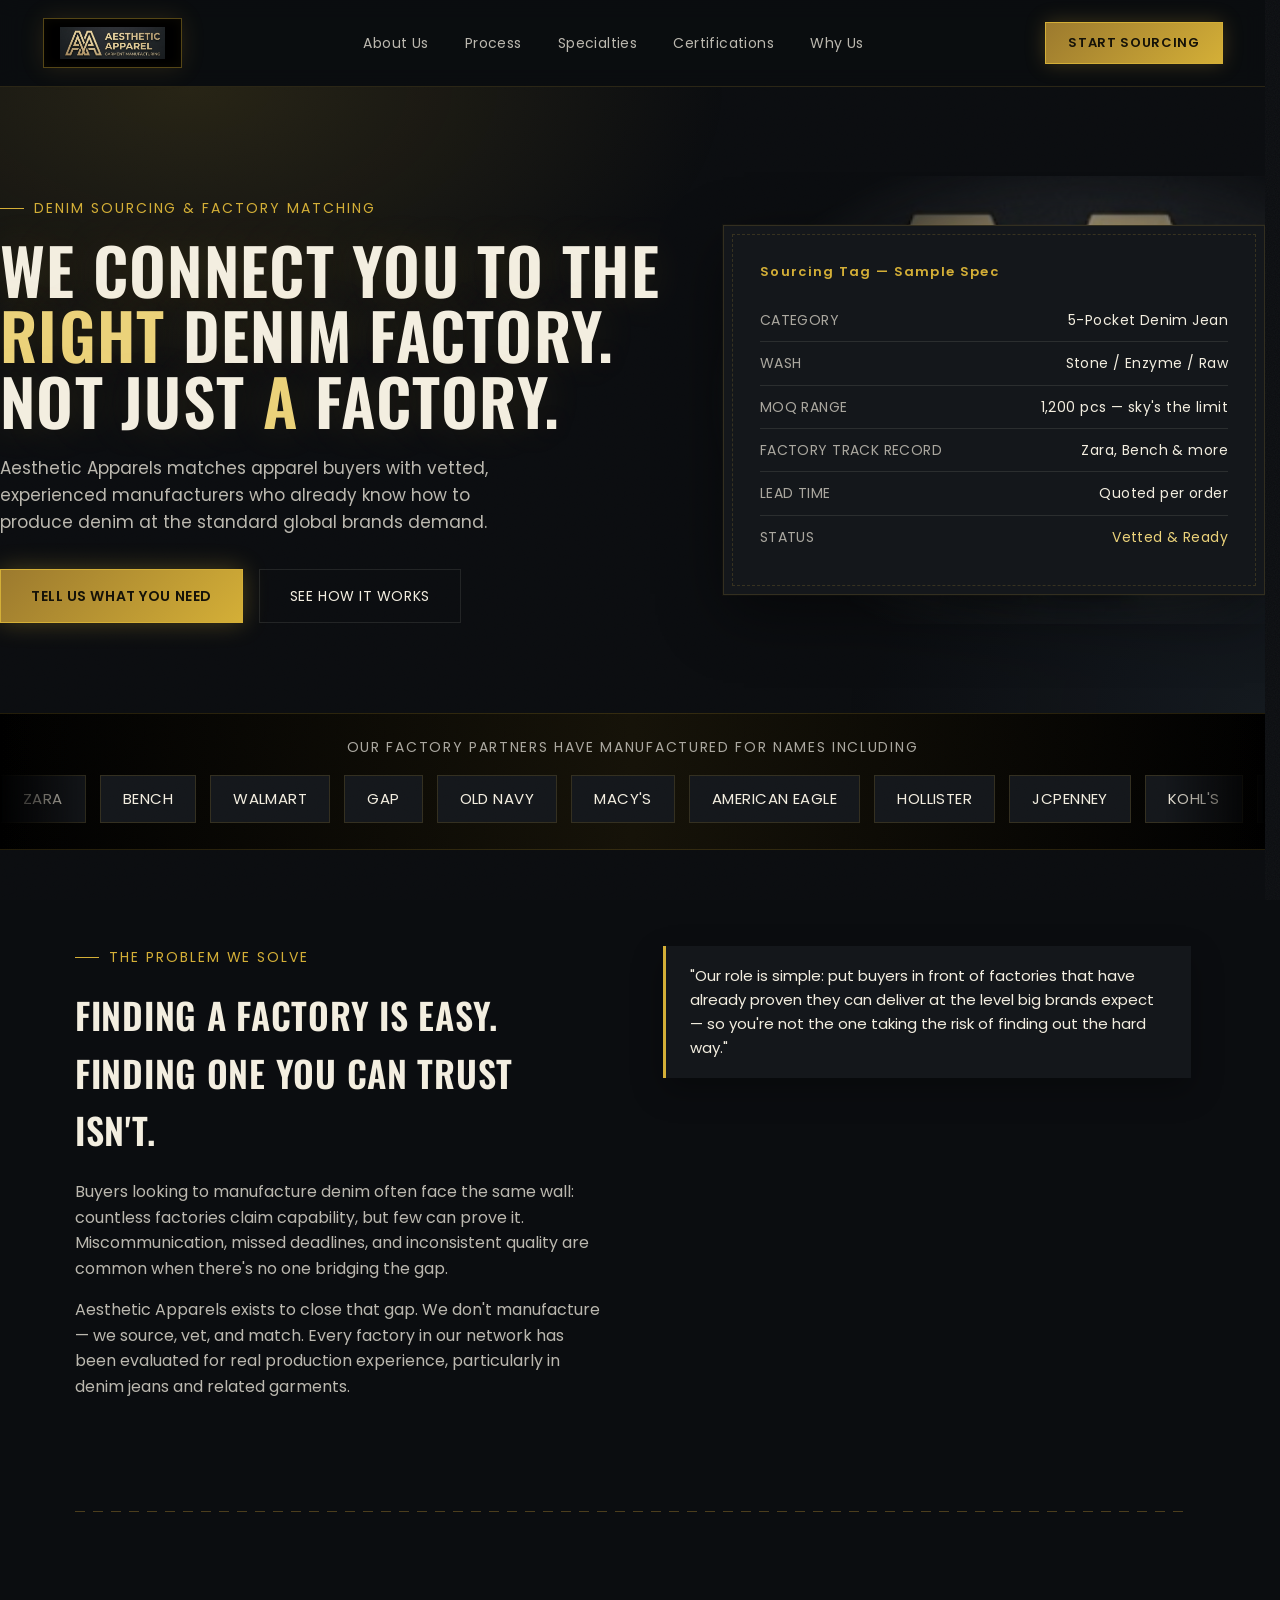
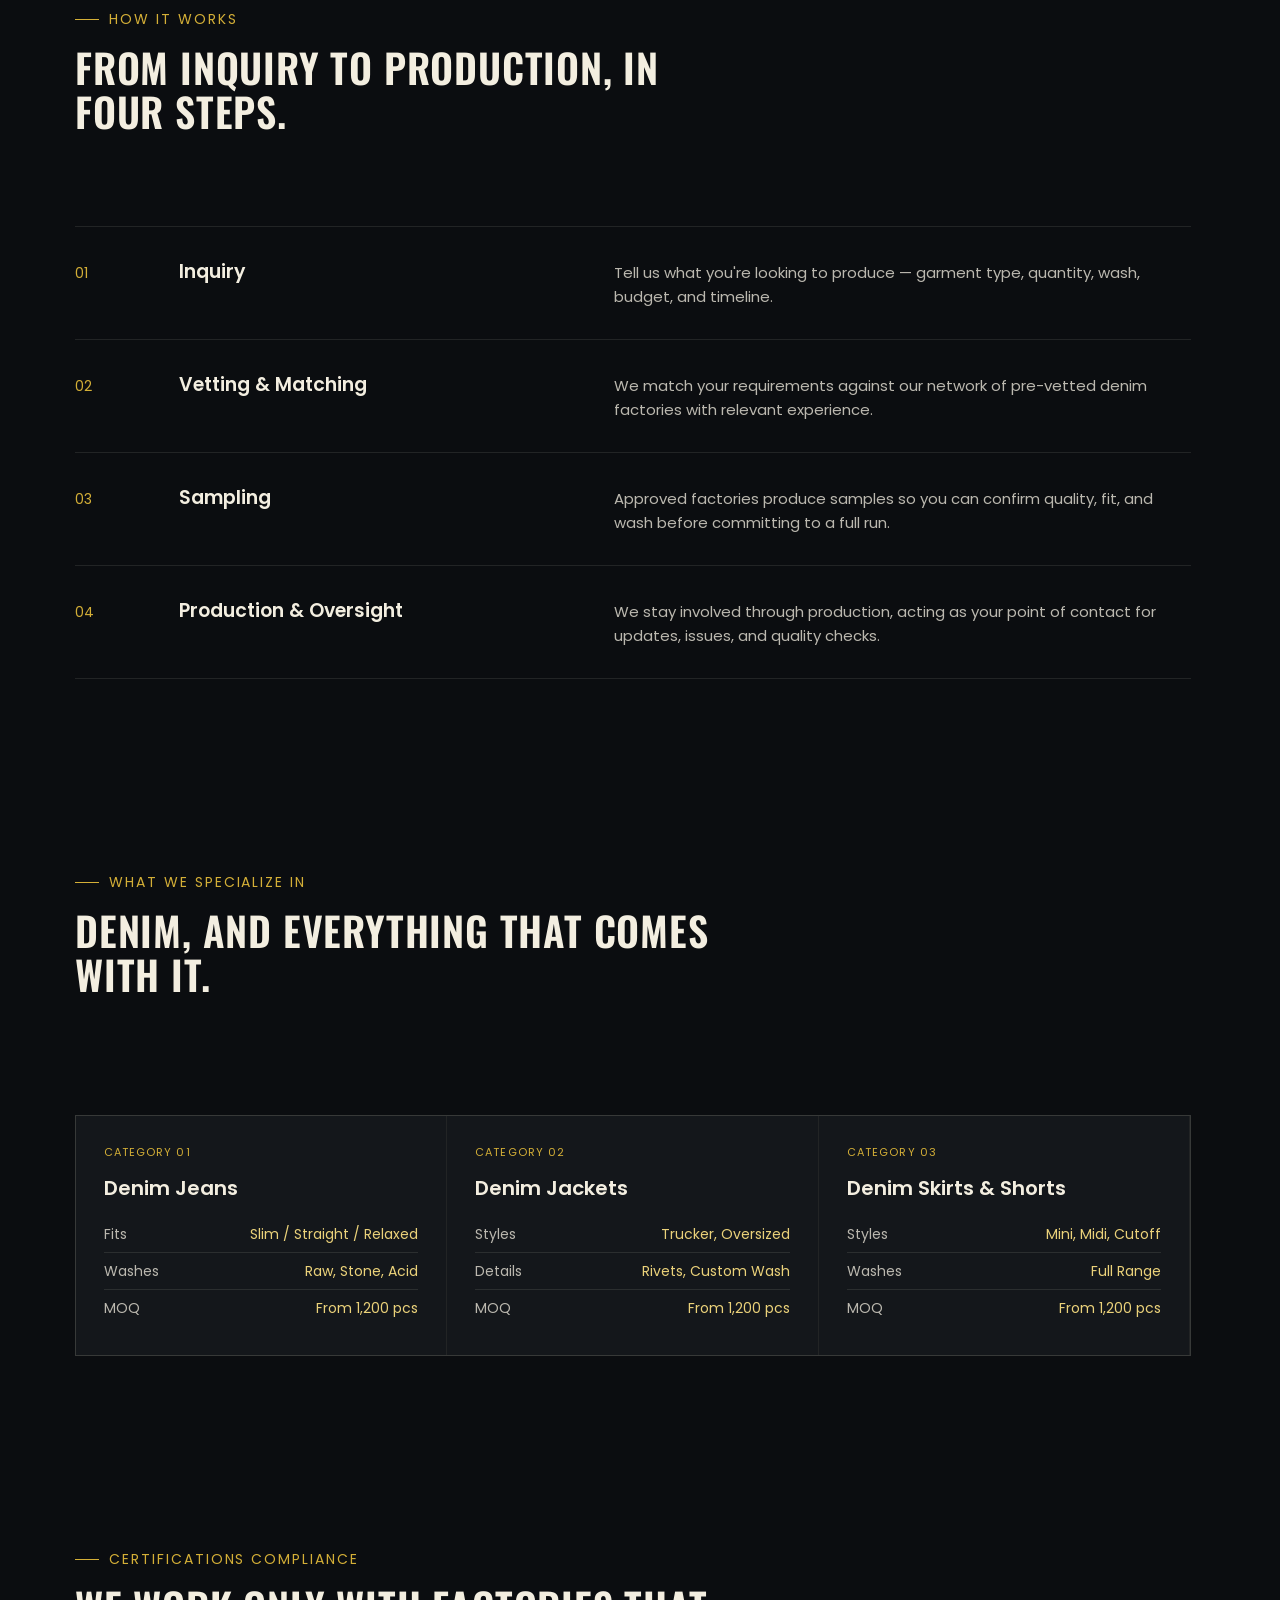
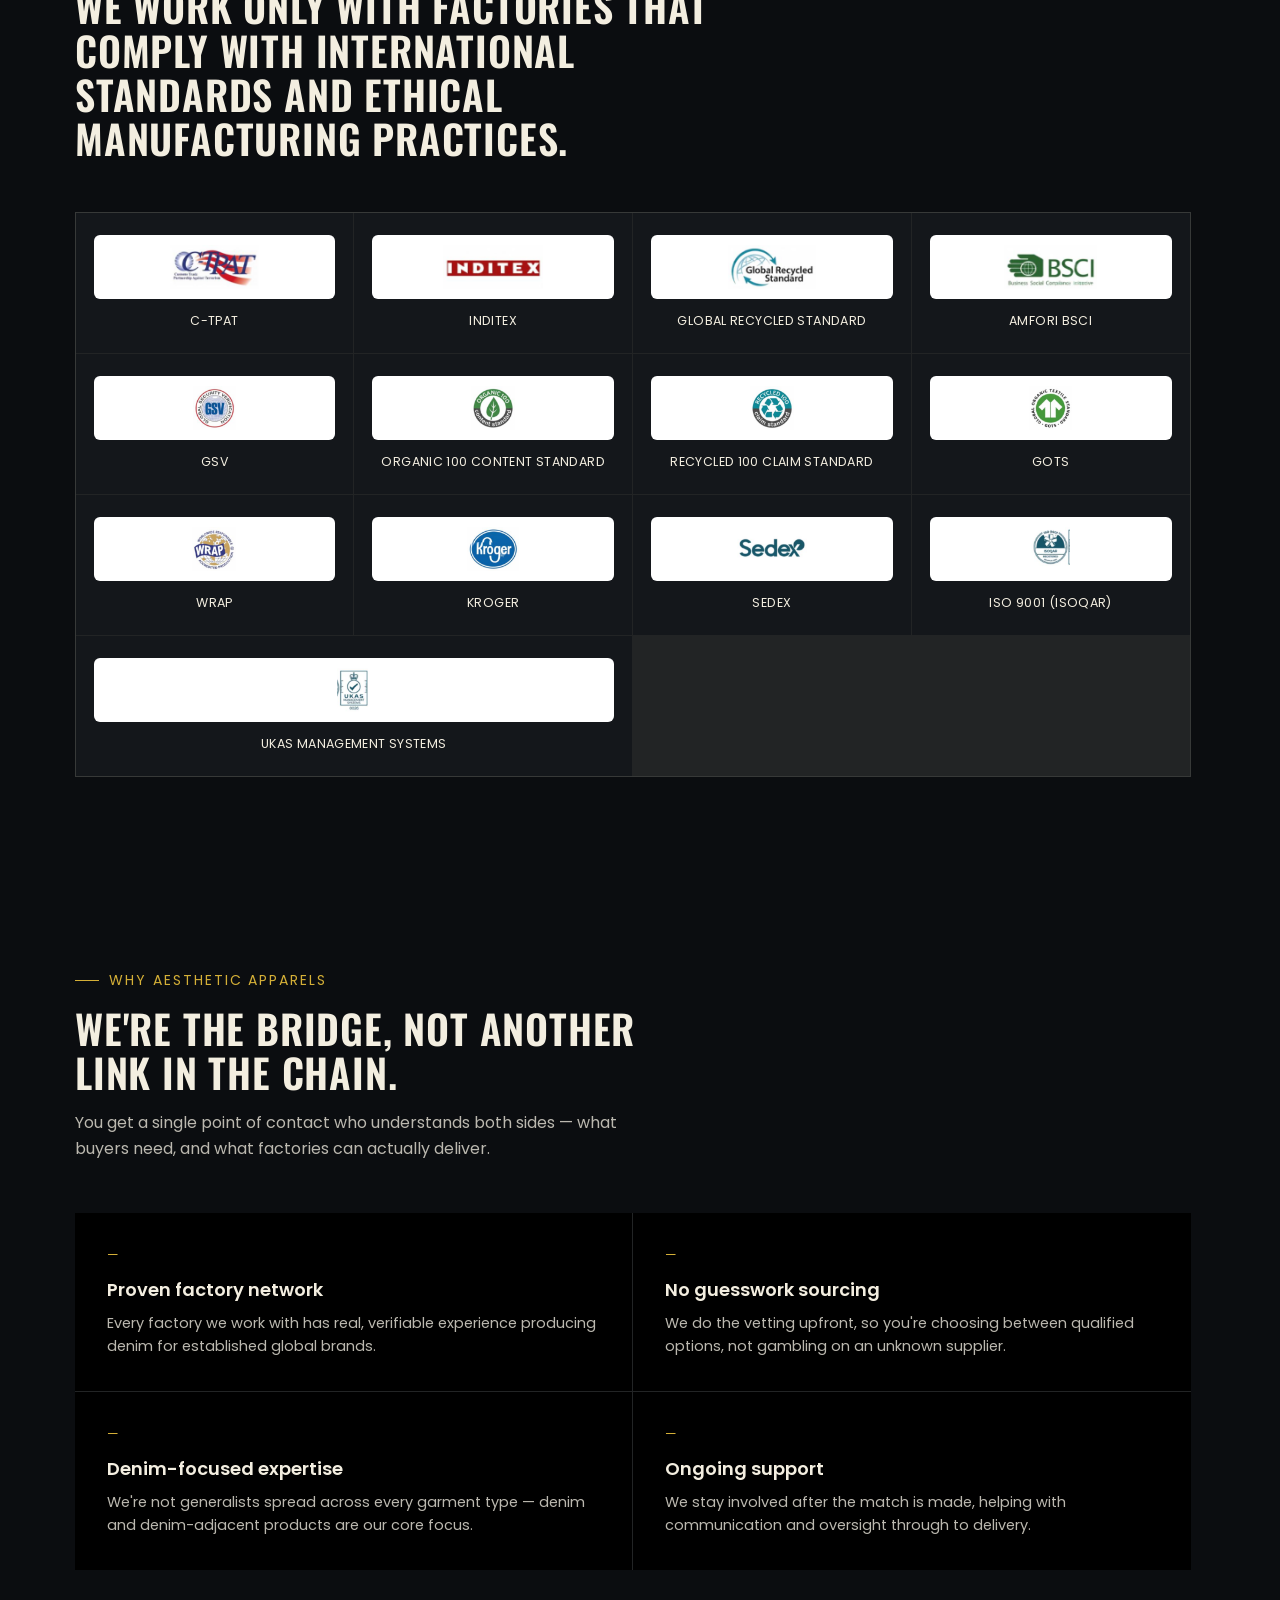
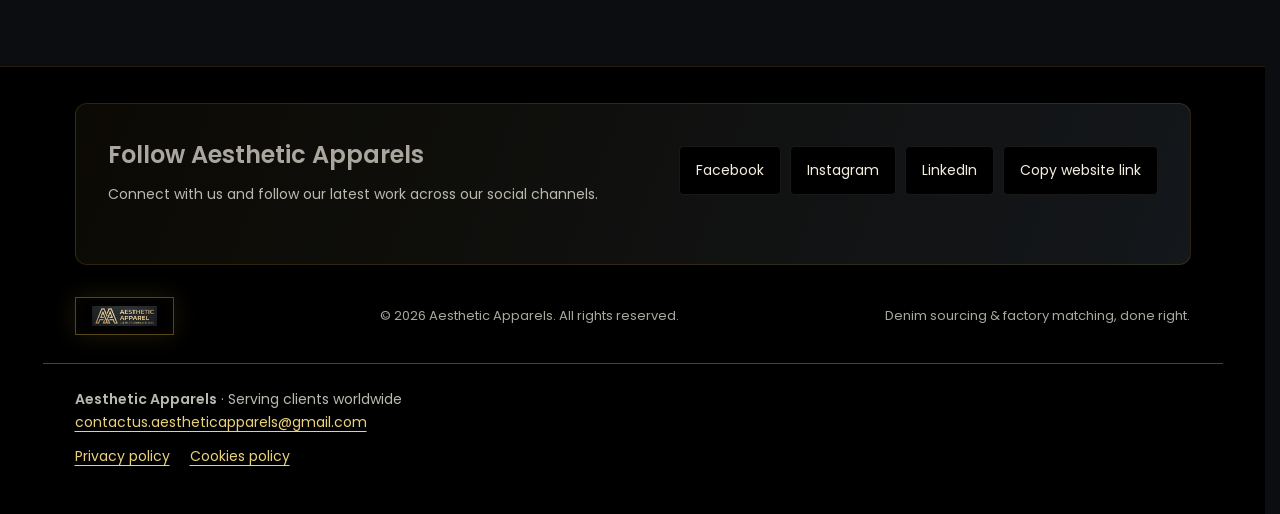
<file: index.html>
<!DOCTYPE html>
<html lang="en">
<head>
<meta charset="UTF-8"><meta http-equiv="Content-Security-Policy" content="default-src 'self'; base-uri 'self'; object-src 'none'; form-action https://api.web3forms.com; img-src 'self' data: https://hcaptcha.com https://*.hcaptcha.com; style-src 'self' 'unsafe-inline' https://hcaptcha.com https://*.hcaptcha.com; font-src 'self'; script-src 'self' 'sha256-F3z6fGrOdyrmFj4O2UWIkgnsEs0ayj7cskEZz/rerGs=' https://hcaptcha.com https://*.hcaptcha.com; connect-src https://api.web3forms.com https://hcaptcha.com https://*.hcaptcha.com; frame-src https://hcaptcha.com https://*.hcaptcha.com; upgrade-insecure-requests">
<meta name="viewport" content="width=device-width, initial-scale=1.0">
<title>Aesthetic Apparels — Denim Sourcing &amp; Manufacturing Partners</title>
<meta name="description" content="Aesthetic Apparels connects fashion brands with vetted garment manufacturers for reliable sourcing, production coordination, quality oversight, and delivery support.">


<meta name="theme-color" content="#0B0D10">

<link rel="canonical" href="https://ahyaankhan47.github.io/Aesthetic-Apparels/">
<meta property="og:type" content="website">
<meta property="og:site_name" content="Aesthetic Apparels">
<meta property="og:title" content="Aesthetic Apparels — Trusted Garment Sourcing">
<meta property="og:description" content="Connect with vetted garment manufacturers through one experienced sourcing partner.">
<meta property="og:url" content="https://ahyaankhan47.github.io/Aesthetic-Apparels/">
<meta name="twitter:card" content="summary">
<meta name="twitter:title" content="Aesthetic Apparels — Trusted Garment Sourcing">
<meta name="twitter:description" content="Connect with vetted garment manufacturers through one experienced sourcing partner.">




<script type="application/ld+json">
{
  "@context": "https://schema.org",
  "@type": "Organization",
  "name": "Aesthetic Apparels",
  "url": "https://ahyaankhan47.github.io/Aesthetic-Apparels/",
  "description": "B2B garment sourcing and manufacturing-partner matching for fashion brands.",
  "email": "contactus.aestheticapparels@gmail.com",
  "contactPoint": {
    "@type": "ContactPoint",
    "contactType": "sales",
    "email": "contactus.aestheticapparels@gmail.com",
    "availableLanguage": "English",
    "areaServed": "Worldwide"
  }
}
</script>
<link rel="stylesheet" href="assets/index-e89dfb52f7be.css">
<meta name="robots" content="index,follow,max-image-preview:large"><meta name="referrer" content="no-referrer"><link rel="icon" type="image/png" sizes="64x64" href="assets/favicon.png"><link rel="stylesheet" href="assets/fonts.css"><link rel="stylesheet" href="assets/site.css"></head>
<body><div id="site-content"><a class="skip-link" href="#main-content">Skip to main content</a>


<header>
  <div class="wrap nav">
    <div class="brand"><div class="logo-badge"><img src="assets/image-a0476ac7ae6c.webp" alt="Aesthetic Apparels logo" width="825" height="251" decoding="async"></div></div>
    <nav class="navlinks">
      <a href="about.html">About Us</a>
      <a href="#process">Process</a>
      <a href="#specialties">Specialties</a>
      <a href="#certifications">Certifications</a>
      <a href="#why">Why Us</a>
    </nav>
    <a href="#inquiry" data-open-inquiry aria-haspopup="dialog" aria-controls="inquiry-dialog" class="nav-cta">Start Sourcing</a>
  </div>
</header>

<main id="main-content" tabindex="-1"><section class="hero">
  <img class="hero-mark" src="assets/image-36cc84b54f6f.webp" alt="" width="330" height="231" decoding="async">
  <div class="wrap" style="display:contents;">
    <div>
      <div class="eyebrow">Denim Sourcing &amp; Factory Matching</div>
      <h1>We connect you to the <span class="gold-text">right</span> denim factory. Not just <span class="gold-text">a</span> factory.</h1>
      <p class="lede">Aesthetic Apparels matches apparel buyers with vetted, experienced manufacturers who already know how to produce denim at the standard global brands demand.</p>
      <div class="hero-ctas">
        <a href="#inquiry" data-open-inquiry aria-haspopup="dialog" aria-controls="inquiry-dialog" class="btn-primary">Tell us what you need</a>
        <a href="#process" class="btn-ghost">See how it works</a>
      </div>
    </div>
    <div class="hero-tag">
      <h3>Sourcing Tag — Sample Spec</h3>
      <div class="tag-row"><span>Category</span><span>5-Pocket Denim Jean</span></div>
      <div class="tag-row"><span>Wash</span><span>Stone / Enzyme / Raw</span></div>
      <div class="tag-row"><span>MOQ Range</span><span>1,200 pcs — sky's the limit</span></div>
      <div class="tag-row"><span>Factory Track Record</span><span>Zara, Bench &amp; more</span></div>
      <div class="tag-row"><span>Lead Time</span><span>Quoted per order</span></div>
      <div class="tag-row"><span>Status</span><span style="color:var(--gold-light);">Vetted &amp; Ready</span></div>
    </div>
  </div>
</section>

<div class="trust">
  <div class="trust-label">Our factory partners have manufactured for names including</div>
  <div class="marquee">
    <div class="marquee-track">
      <div class="brand-pill">Zara</div>
      <div class="brand-pill">Bench</div>
      <div class="brand-pill">Walmart</div>
      <div class="brand-pill">Gap</div>
      <div class="brand-pill">Old Navy</div>
      <div class="brand-pill">Macy's</div>
      <div class="brand-pill">American Eagle</div>
      <div class="brand-pill">Hollister</div>
      <div class="brand-pill">JCPenney</div>
      <div class="brand-pill">Kohl's</div>
      <div class="brand-pill">Costco</div>
      <div class="brand-pill">Foot Locker</div>
      <div class="brand-pill">Bershka</div>
      <div class="brand-pill">Pull &amp; Bear</div>
      <div class="brand-pill">U.S. Polo Assn</div>
      <div class="brand-pill">Dillard's</div>
      <div class="brand-pill">New Look</div>
      <div class="brand-pill">French Connection</div>
      <div class="brand-pill">Ben Sherman</div>
      <div class="brand-pill">Urban Classics</div>
      <div class="brand-pill">Trespass</div>
      <div class="brand-pill">Kroger</div>
      <div class="brand-pill">El Corte Inglés</div>
      <div class="brand-pill">Bass Pro Shops</div>
      <div class="brand-pill">PacSun</div>
      <!-- duplicate set for seamless loop -->
      <div class="brand-pill">Zara</div>
      <div class="brand-pill">Bench</div>
      <div class="brand-pill">Walmart</div>
      <div class="brand-pill">Gap</div>
      <div class="brand-pill">Old Navy</div>
      <div class="brand-pill">Macy's</div>
      <div class="brand-pill">American Eagle</div>
      <div class="brand-pill">Hollister</div>
      <div class="brand-pill">JCPenney</div>
      <div class="brand-pill">Kohl's</div>
      <div class="brand-pill">Costco</div>
      <div class="brand-pill">Foot Locker</div>
      <div class="brand-pill">Bershka</div>
      <div class="brand-pill">Pull &amp; Bear</div>
      <div class="brand-pill">U.S. Polo Assn</div>
      <div class="brand-pill">Dillard's</div>
      <div class="brand-pill">New Look</div>
      <div class="brand-pill">French Connection</div>
      <div class="brand-pill">Ben Sherman</div>
      <div class="brand-pill">Urban Classics</div>
      <div class="brand-pill">Trespass</div>
      <div class="brand-pill">Kroger</div>
      <div class="brand-pill">El Corte Inglés</div>
      <div class="brand-pill">Bass Pro Shops</div>
      <div class="brand-pill">PacSun</div>
    </div>
  </div>
</div>

<section id="about" class="pad">
  <div class="wrap about">
    <div>
      <div class="eyebrow">The Problem We Solve</div>
      <h2 style="font-size:clamp(26px,3vw,36px);font-weight:600;margin-bottom:20px;">Finding a factory is easy. Finding one you can trust isn't.</h2>
      <p>Buyers looking to manufacture denim often face the same wall: countless factories claim capability, but few can prove it. Miscommunication, missed deadlines, and inconsistent quality are common when there's no one bridging the gap.</p>
      <p>Aesthetic Apparels exists to close that gap. We don't manufacture — we source, vet, and match. Every factory in our network has been evaluated for real production experience, particularly in denim jeans and related garments.</p>
    </div>
    <div>
      <div class="callout">"Our role is simple: put buyers in front of factories that have already proven they can deliver at the level big brands expect — so you're not the one taking the risk of finding out the hard way."</div>
    </div>
  </div>
</section>

<div class="wrap"><div class="stitch"></div></div>

<section id="process" class="pad">
  <div class="wrap">
    <div class="section-head">
      <div class="eyebrow">How It Works</div>
      <h2>From inquiry to production, in four steps.</h2>
      <p>A clear, guided process so you always know what stage your order is at.</p>
    </div>
    <div class="process-list">
      <div class="process-item">
        <div class="num">01</div>
        <h3>Inquiry</h3>
        <p>Tell us what you're looking to produce — garment type, quantity, wash, budget, and timeline.</p>
      </div>
      <div class="process-item">
        <div class="num">02</div>
        <h3>Vetting &amp; Matching</h3>
        <p>We match your requirements against our network of pre-vetted denim factories with relevant experience.</p>
      </div>
      <div class="process-item">
        <div class="num">03</div>
        <h3>Sampling</h3>
        <p>Approved factories produce samples so you can confirm quality, fit, and wash before committing to a full run.</p>
      </div>
      <div class="process-item">
        <div class="num">04</div>
        <h3>Production &amp; Oversight</h3>
        <p>We stay involved through production, acting as your point of contact for updates, issues, and quality checks.</p>
      </div>
    </div>
  </div>
</section>

<section id="specialties" class="pad">
  <div class="wrap">
    <div class="section-head">
      <div class="eyebrow">What We Specialize In</div>
      <h2>Denim, and everything that comes with it.</h2>
      <p>Our factory network is concentrated in denim, giving buyers access to manufacturers who genuinely know the fabric.</p>
    </div>
    <div class="specs-grid">
      <div class="spec-card">
        <div class="spec-label">Category 01</div>
        <h3>Denim Jeans</h3>
        <ul>
          <li><span>Fits</span><span>Slim / Straight / Relaxed</span></li>
          <li><span>Washes</span><span>Raw, Stone, Acid</span></li>
          <li><span>MOQ</span><span>From 1,200 pcs</span></li>
        </ul>
      </div>
      <div class="spec-card">
        <div class="spec-label">Category 02</div>
        <h3>Denim Jackets</h3>
        <ul>
          <li><span>Styles</span><span>Trucker, Oversized</span></li>
          <li><span>Details</span><span>Rivets, Custom Wash</span></li>
          <li><span>MOQ</span><span>From 1,200 pcs</span></li>
        </ul>
      </div>
      <div class="spec-card">
        <div class="spec-label">Category 03</div>
        <h3>Denim Skirts &amp; Shorts</h3>
        <ul>
          <li><span>Styles</span><span>Mini, Midi, Cutoff</span></li>
          <li><span>Washes</span><span>Full Range</span></li>
          <li><span>MOQ</span><span>From 1,200 pcs</span></li>
        </ul>
      </div>
    </div>
  </div>
</section>

<section id="certifications" class="pad">
  <div class="wrap">
    <div class="section-head">
      <div class="eyebrow">Certifications Compliance</div>
      <h2>We work only with factories that comply with international standards and ethical manufacturing practices.</h2>
    </div>
    <div class="certs-grid">
      <a class="cert-badge" href="https://www.cbp.gov/border-security/ports-entry/cargo-security/ctpat" target="_blank" rel="noopener noreferrer" aria-label="C-TPAT (opens in a new tab)" aria-describedby="cert-tooltip-1"><div class="logo-plate"><img src="assets/image-2e2b7cd1f75e.webp" alt="C-TPAT certification logo" width="201" height="99" decoding="async" loading="lazy"></div><div class="cname">C-TPAT</div></a>
      <a class="cert-badge" href="https://www.inditex.com/itxcomweb/es/en/home" target="_blank" rel="noopener noreferrer" aria-label="INDITEX (opens in a new tab)" aria-describedby="cert-tooltip-2"><div class="logo-plate"><img src="assets/image-2292ea86b8cf.webp" alt="INDITEX logo" width="224" height="99" decoding="async" loading="lazy"></div><div class="cname">INDITEX</div></a>
      <a class="cert-badge" href="https://www.scsglobalservices.com/services/global-recycled-standard" target="_blank" rel="noopener noreferrer" aria-label="Global Recycled Standard (opens in a new tab)" aria-describedby="cert-tooltip-3"><div class="logo-plate"><img src="assets/image-f0e56782398b.webp" alt="Global Recycled Standard certification logo" width="199" height="99" decoding="async" loading="lazy"></div><div class="cname">Global Recycled Standard</div></a>
      <a class="cert-badge" href="https://www.amfori.org/amfori-bsci/" target="_blank" rel="noopener noreferrer" aria-label="amfori BSCI (opens in a new tab)" aria-describedby="cert-tooltip-4"><div class="logo-plate"><img src="assets/image-2959471e801f.webp" alt="amfori BSCI logo" width="208" height="99" decoding="async" loading="lazy"></div><div class="cname">amfori BSCI</div></a>
      <a class="cert-badge" href="https://www.intertek.com/assurance/gsv/" target="_blank" rel="noopener noreferrer" aria-label="GSV (opens in a new tab)" aria-describedby="cert-tooltip-5"><div class="logo-plate"><img src="assets/image-260bfdf54fbb.webp" alt="GSV certification logo" width="144" height="148" decoding="async" loading="lazy"></div><div class="cname">GSV</div></a>
      <a class="cert-badge" href="https://textileexchange.org/organic-content-standard/" target="_blank" rel="noopener noreferrer" aria-label="Organic 100 Content Standard (opens in a new tab)" aria-describedby="cert-tooltip-6"><div class="logo-plate"><img src="assets/image-23c3ff5f02d7.webp" alt="Organic 100 Content Standard certification logo" width="146" height="148" decoding="async" loading="lazy"></div><div class="cname">Organic 100 Content Standard</div></a>
      <a class="cert-badge" href="https://textileexchange.org/recycled-claim-global-recycled-standard/" target="_blank" rel="noopener noreferrer" aria-label="Recycled 100 Claim Standard (opens in a new tab)" aria-describedby="cert-tooltip-7"><div class="logo-plate"><img src="assets/image-179f54228dba.webp" alt="Recycled 100 Claim Standard certification logo" width="146" height="148" decoding="async" loading="lazy"></div><div class="cname">Recycled 100 Claim Standard</div></a>
      <a class="cert-badge" href="https://global-standards.org/" target="_blank" rel="noopener noreferrer" aria-label="GOTS (opens in a new tab)" aria-describedby="cert-tooltip-8"><div class="logo-plate"><img src="assets/image-adcce45eaa9b.webp" alt="GOTS certification logo" width="143" height="148" decoding="async" loading="lazy"></div><div class="cname">GOTS</div></a>
      <a class="cert-badge" href="https://wrapcompliance.org/en/" target="_blank" rel="noopener noreferrer" aria-label="WRAP (opens in a new tab)" aria-describedby="cert-tooltip-9"><div class="logo-plate"><img src="assets/image-d3175364b8b5.webp" alt="WRAP certification logo" width="148" height="148" decoding="async" loading="lazy"></div><div class="cname">WRAP</div></a>
      <a class="cert-badge" href="https://www.thekrogerco.com/#content" target="_blank" rel="noopener noreferrer" aria-label="Kroger (opens in a new tab)" aria-describedby="cert-tooltip-10"><div class="logo-plate"><img src="assets/image-6d400535c9a2.webp" alt="Kroger logo" width="174" height="148" decoding="async" loading="lazy"></div><div class="cname">Kroger</div></a>
      <a class="cert-badge" href="https://www.sedex.com/" target="_blank" rel="noopener noreferrer" aria-label="Sedex (opens in a new tab)" aria-describedby="cert-tooltip-11"><div class="logo-plate"><img src="assets/image-209c332f0907.webp" alt="Sedex logo" width="218" height="136" decoding="async" loading="lazy"></div><div class="cname">Sedex</div></a>
      <a class="cert-badge" href="https://isoqar.com/resources/blog/what-is-iso-9001/" target="_blank" rel="noopener noreferrer" aria-label="ISO 9001 (ISOQAR) (opens in a new tab)" aria-describedby="cert-tooltip-12"><div class="logo-plate"><img src="assets/image-25a3e888fd59.webp" alt="ISO 9001 (ISOQAR) certification logo" width="122" height="136" decoding="async" loading="lazy"></div><div class="cname">ISO 9001 (ISOQAR)</div></a>
      <a class="cert-badge" style="grid-column: span 2 / span 2;" href="https://www.ukas.com/about-us/technical-advisory-committees/management-systems-certification/" target="_blank" rel="noopener noreferrer" aria-label="UKAS Management Systems (opens in a new tab)" aria-describedby="cert-tooltip-13"><div class="logo-plate"><img src="assets/image-27b3064a1c5b.webp" alt="UKAS Management Systems certification logo" width="102" height="136" decoding="async" loading="lazy"></div><div class="cname">UKAS Management Systems</div></a>
    </div>
  </div>
</section>

<section class="why pad" id="why">
  <div class="wrap">
    <div class="section-head">
      <div class="eyebrow">Why Aesthetic Apparels</div>
      <h2>We're the bridge, not another link in the chain.</h2>
      <p>You get a single point of contact who understands both sides — what buyers need, and what factories can actually deliver.</p>
    </div>
    <div class="why-grid">
      <div class="why-card">
        <div class="n">—</div>
        <h3>Proven factory network</h3>
        <p>Every factory we work with has real, verifiable experience producing denim for established global brands.</p>
      </div>
      <div class="why-card">
        <div class="n">—</div>
        <h3>No guesswork sourcing</h3>
        <p>We do the vetting upfront, so you're choosing between qualified options, not gambling on an unknown supplier.</p>
      </div>
      <div class="why-card">
        <div class="n">—</div>
        <h3>Denim-focused expertise</h3>
        <p>We're not generalists spread across every garment type — denim and denim-adjacent products are our core focus.</p>
      </div>
      <div class="why-card">
        <div class="n">—</div>
        <h3>Ongoing support</h3>
        <p>We stay involved after the match is made, helping with communication and oversight through to delivery.</p>
      </div>
    </div>
  </div>
</section>





<script src="assets/index-749584a8a580.js"></script>



</main><footer>
  <div class="wrap share-footer">
      <div class="share-panel" aria-labelledby="share-title">
        <h3 id="share-title">Follow Aesthetic Apparels</h3>
        <p>Connect with us and follow our latest work across our social channels.</p>
        <div class="share-buttons">
          <a class="share-btn" href="https://www.facebook.com/share/1F8VH5ug69/" target="_blank" rel="noopener noreferrer" aria-label="Visit Aesthetic Apparels on Facebook">Facebook</a>
          <a class="share-btn" href="https://www.instagram.com/aestheticapparels.global/" target="_blank" rel="noopener noreferrer" aria-label="Visit Aesthetic Apparels on Instagram">Instagram</a>
          <a class="share-btn" href="https://www.linkedin.com/company/aesthetic-apparel/" target="_blank" rel="noopener noreferrer" aria-label="Visit Aesthetic Apparels on LinkedIn">LinkedIn</a>
          <button class="share-btn" type="button" id="copy-site-link">Copy website link</button>
        </div>
        <p class="share-status" id="share-status" aria-live="polite"></p>
      </div>
  </div>
  <div class="wrap" style="display:flex;justify-content:space-between;align-items:center;width:100%;flex-wrap:wrap;gap:16px;">
    <div class="logo-badge small"><img src="assets/image-a0476ac7ae6c.webp" alt="Aesthetic Apparels logo" width="825" height="251" decoding="async"></div>
    <span style="font-size:13px;color:var(--dim-2);">© 2026 Aesthetic Apparels. All rights reserved.</span>
    <span style="font-size:13px;color:var(--dim-2);">Denim sourcing &amp; factory matching, done right.</span>
  </div>
<div class="wrap privacy-footer"><address><strong>Aesthetic Apparels</strong> · Serving clients worldwide<br><a href="mailto:contactus.aestheticapparels@gmail.com">contactus.aestheticapparels@gmail.com</a></address><nav aria-label="Privacy and website information"><a href="privacy.html">Privacy policy</a><a href="cookies.html">Cookies policy</a></nav></div></footer>

<!-- Certification descriptions stay outside the grid to avoid clipping. -->
<div class="cert-tooltip" id="cert-tooltip-1" role="tooltip" hidden>A U.S. Customs partnership that helps businesses strengthen supply chain security and protect international cargo.</div>
<div class="cert-tooltip" id="cert-tooltip-2" role="tooltip" hidden>A global fashion retail group whose brands include Zara, Pull&amp;Bear, Massimo Dutti and Bershka.</div>
<div class="cert-tooltip" id="cert-tooltip-3" role="tooltip" hidden>Verifies recycled content and traceability while setting social, environmental and chemical requirements for production.</div>
<div class="cert-tooltip" id="cert-tooltip-4" role="tooltip" hidden>An initiative that uses social audits to help businesses improve working conditions in their supply chains.</div>
<div class="cert-tooltip" id="cert-tooltip-5" role="tooltip" hidden>Intertek's Global Security Verification program assesses supply chain security to help reduce risks in international trade.</div>
<div class="cert-tooltip" id="cert-tooltip-6" role="tooltip" hidden>Verifies organic material content and traces certified organic fibers through the supply chain to the final product.</div>
<div class="cert-tooltip" id="cert-tooltip-7" role="tooltip" hidden>Verifies recycled material content and tracks those materials through the supply chain to the final product.</div>
<div class="cert-tooltip" id="cert-tooltip-8" role="tooltip" hidden>A standard for organic textiles that covers processing, traceability, environmental practices and workers' rights.</div>
<div class="cert-tooltip" id="cert-tooltip-9" role="tooltip" hidden>Certifies production facilities against social compliance principles covering lawful operations, workers' rights and responsible manufacturing.</div>
<div class="cert-tooltip" id="cert-tooltip-10" role="tooltip" hidden>A U.S. retail company operating grocery stores and offering food and everyday household products.</div>
<div class="cert-tooltip" id="cert-tooltip-11" role="tooltip" hidden>A platform that helps businesses assess suppliers, share ethical sourcing information and improve supply chain practices.</div>
<div class="cert-tooltip" id="cert-tooltip-12" role="tooltip" hidden>An international quality management standard focused on consistent processes, customer requirements and continual improvement.</div>
<div class="cert-tooltip" id="cert-tooltip-13" role="tooltip" hidden>UKAS accredits certification bodies, assessing their competence and impartiality to certify organizations' management systems.</div>
<script src="assets/index-c33a9cdddc84.js"></script>

</div>

<div id="inquiry-overlay" class="inquiry-overlay" hidden>
  <div id="inquiry-dialog" class="inquiry-dialog" role="dialog" aria-modal="true" aria-labelledby="inquiry-title" aria-describedby="inquiry-description">
    <div class="inquiry-heading">
      <p class="inquiry-eyebrow">Get in touch</p>
      <h2 id="inquiry-title" tabindex="-1">Ready to find your factory?</h2>
      <button id="inquiry-close" class="inquiry-close" type="button" aria-label="Close inquiry"><span aria-hidden="true">×</span></button>
    </div>
    <div class="inquiry-body">
      <p id="inquiry-description" class="inquiry-description">Send us your product requirements and we'll get back to you with matching factory options.</p>
      <div class="inquiry-contact"><a href="mailto:contactus.aestheticapparels@gmail.com">contactus.aestheticapparels@gmail.com</a><span>Response within 1–2 business days</span></div>
    <form method="POST" action="https://api.web3forms.com/submit" id="inquiry-form" novalidate><input type="hidden" name="access_key" value="14385248-c575-4320-a9d6-c1a8a21e57bb">
  <p class="form-intro">Tell us what you need to source. Name, email and requirements are required; other project details are optional.</p>
  <div id="error-summary" class="error-summary" role="alert" tabindex="-1" hidden></div>
  <div class="bot-field" aria-hidden="true"><label for="website">Leave this field empty</label><input id="website" name="website" type="text" tabindex="-1" autocomplete="off"></div>
  <div class="form-row">
    <div><label for="name">Name (required)</label><input id="name" name="name" type="text" placeholder="Jordan Lee" autocomplete="name" minlength="2" maxlength="80" required aria-describedby="name-error"><p id="name-error" class="field-error"></p></div>
    <div><label for="email">Email (required)</label><input id="email" name="email" type="email" placeholder="you@company.com" autocomplete="email" maxlength="120" required aria-describedby="email-error"><p id="email-error" class="field-error"></p></div>
  </div>
  <div class="form-row"><label for="message" class="full">What would you like to source? (required)</label><textarea id="message" name="message" class="full" placeholder="Tell us about your garment, fabric, quantity or other sourcing requirements…" minlength="20" maxlength="2000" aria-describedby="message-help message-error" required></textarea><p class="field-help full" id="message-help">20–2,000 characters. Please leave out passwords, payment details and other sensitive information.</p><p id="message-error" class="field-error full"></p></div>
  <details class="optional-fields"><summary>Add project details (optional)</summary>
    <div class="form-row"><div><label for="company">Company (optional)</label><input id="company" name="company" type="text" autocomplete="organization" maxlength="100" aria-describedby="company-error"><p id="company-error" class="field-error"></p></div><div><label for="product">Product (optional)</label><select id="product" name="product" aria-describedby="product-error"><option>Not specified</option><option>Denim Jeans</option><option>Denim Jackets</option><option>Shirts / Tops</option><option>Trousers / Bottoms</option><option>Workwear / Uniforms</option><option>Other Garment Product</option></select><p class="field-error" id="product-error"></p></div></div>
    <div class="form-row"><div><label for="quantity">Estimated quantity (optional)</label><input id="quantity" name="quantity" type="number" min="1" max="10000000" step="1" inputmode="numeric" placeholder="e.g. 20000" aria-describedby="quantity-error"><p id="quantity-error" class="field-error"></p></div><div><label for="timeline">Timeline (optional)</label><select id="timeline" name="timeline" aria-describedby="timeline-error"><option>Not specified</option><option>Within 1 month</option><option>1–3 months</option><option>3–6 months</option><option>More than 6 months</option></select><p class="field-error" id="timeline-error"></p></div></div>
  </details>
  <div class="consent-row"><input id="consent" name="consent" type="checkbox" required aria-describedby="consent-error"><label for="consent">I have read the <a href="privacy.html" target="_blank" rel="noopener noreferrer">privacy notice (opens in a new tab)</a> and understand how my inquiry details will be used. This does not sign me up for marketing.</label></div><p id="consent-error" class="field-error"></p>
  <div class="captcha-consent" aria-labelledby="captcha-heading"><p id="captcha-heading"><strong>Spam protection, with your choice</strong></p><p>To send through this form, enable hCaptcha verification. It processes your IP address, device and interaction information and may use security cookies or storage. It loads only after you choose to enable it. Read our <a href="cookies.html" target="_blank" rel="noopener noreferrer">cookies policy (new tab)</a>.</p><div class="captcha-actions"><button type="button" id="enable-verification">Enable verification</button><a href="mailto:contactus.aestheticapparels@gmail.com">Email instead</a></div><p id="captcha-status" role="status" aria-live="polite">Verification is currently off.</p><div id="captcha-widget" tabindex="-1"></div><div class="captcha-actions"><button type="button" id="disable-verification" hidden>Turn off verification &amp; reload</button></div><p class="reload-note">Reloading stops verification on this page and clears the form. Browser settings control any cookies already stored.</p><p>This form uses hCaptcha. Its <a href="https://www.hcaptcha.com/privacy" target="_blank" rel="noopener noreferrer">Privacy Policy</a> and <a href="https://www.hcaptcha.com/terms" target="_blank" rel="noopener noreferrer">Terms of Service</a> apply.</p></div><div class="form-actions"><button class="submit-btn" type="submit" disabled>Send inquiry</button><button class="reset-btn" type="reset">Clear form</button></div>
  <p class="form-note" id="form-status" role="status" aria-live="polite" aria-atomic="true">Your details are used to respond to this inquiry. You can also email us directly.</p>
</form><noscript><p class="form-intro">The inquiry form needs JavaScript. You can contact us at <a href="mailto:contactus.aestheticapparels@gmail.com">contactus.aestheticapparels@gmail.com</a>.</p></noscript>
    </div>
  </div>
</div>

<script src="assets/index-15b7b7f21e05.js"></script>


<script src="assets/validation.js"></script><script src="assets/site.js"></script></body>
</html>
</file>
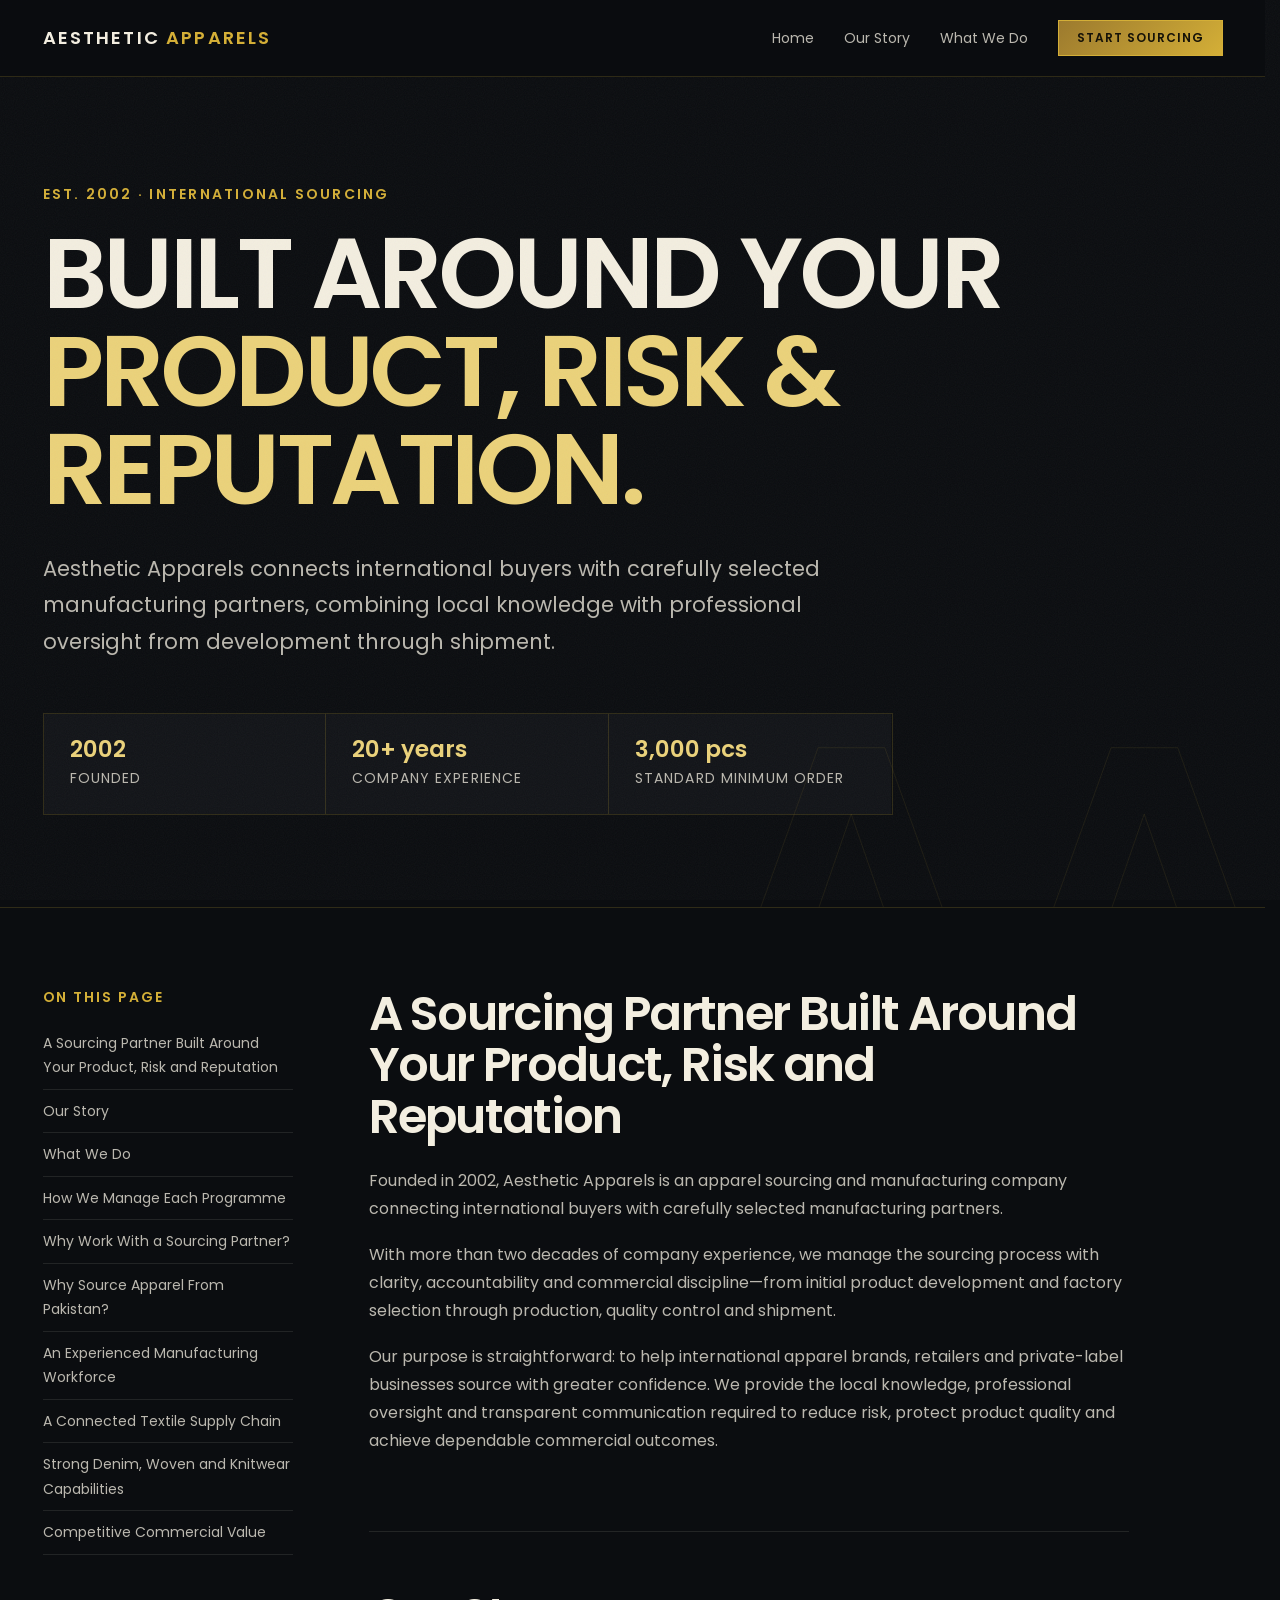
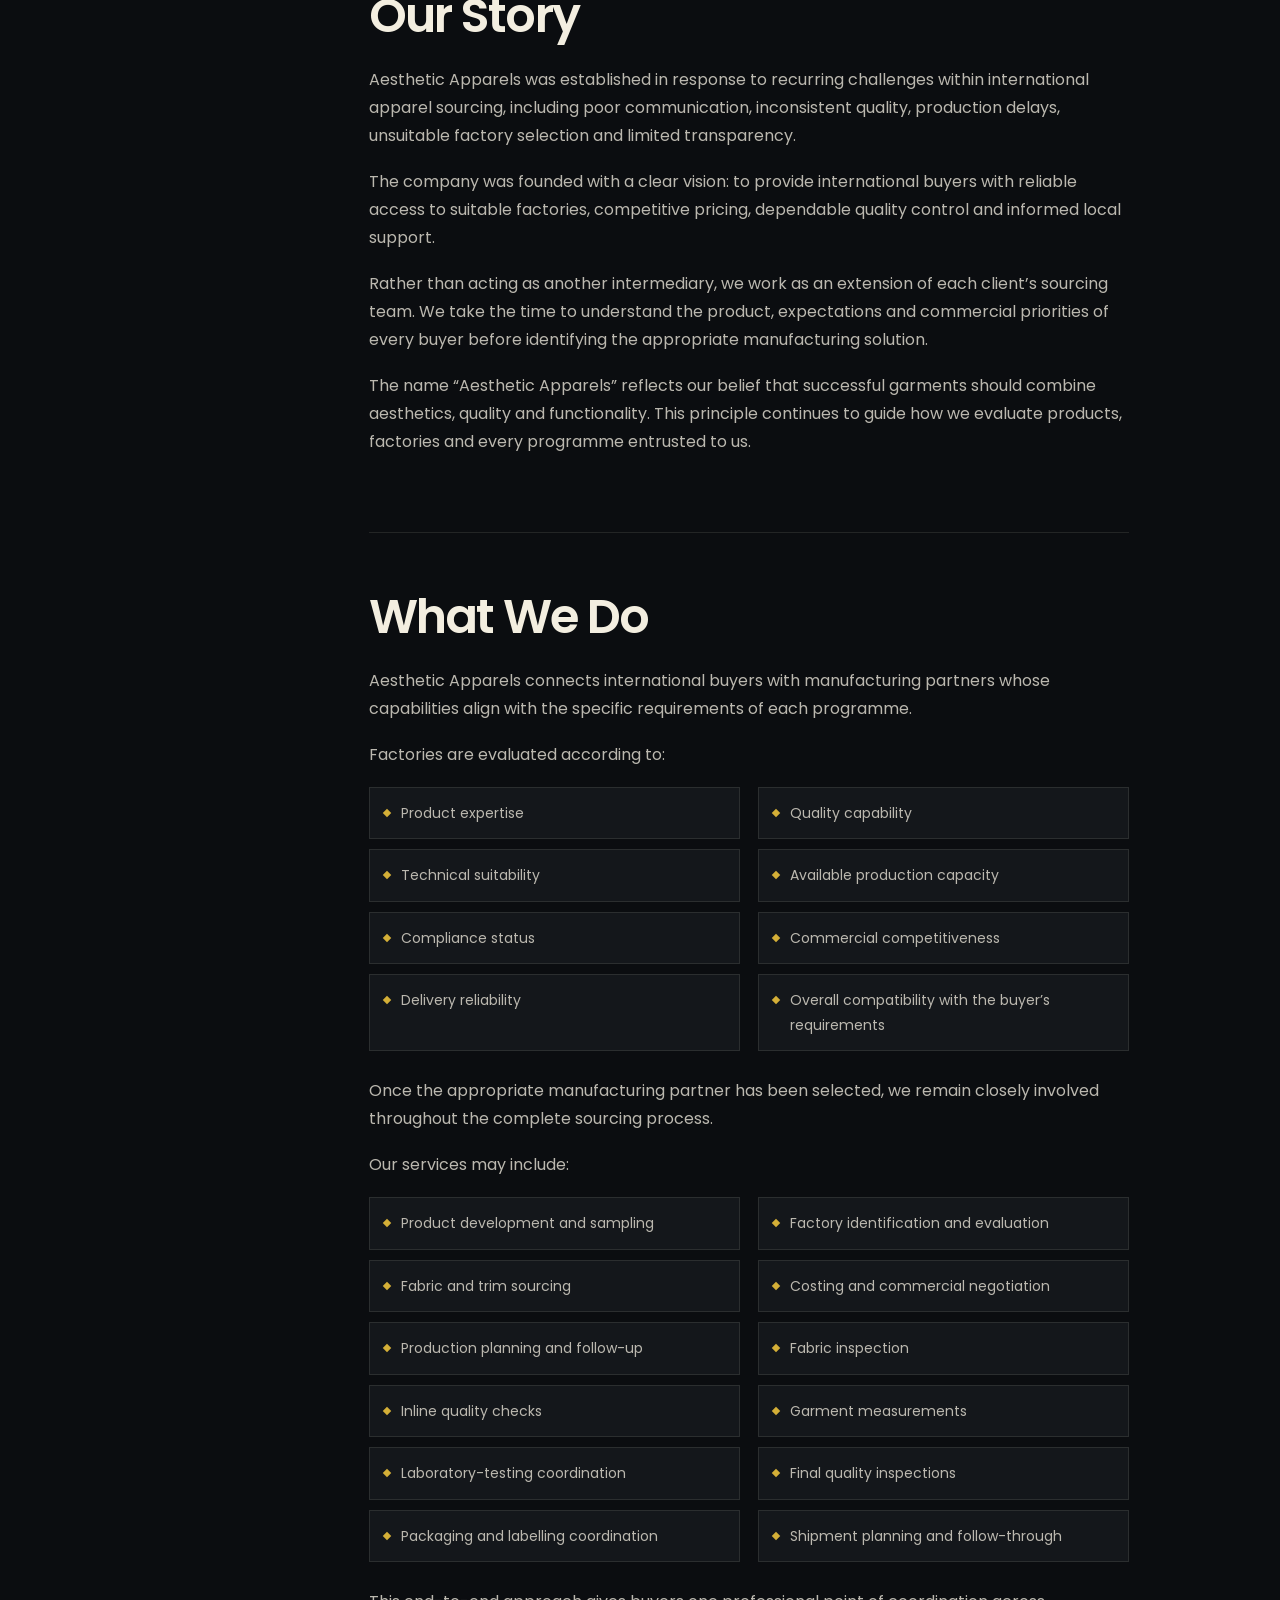
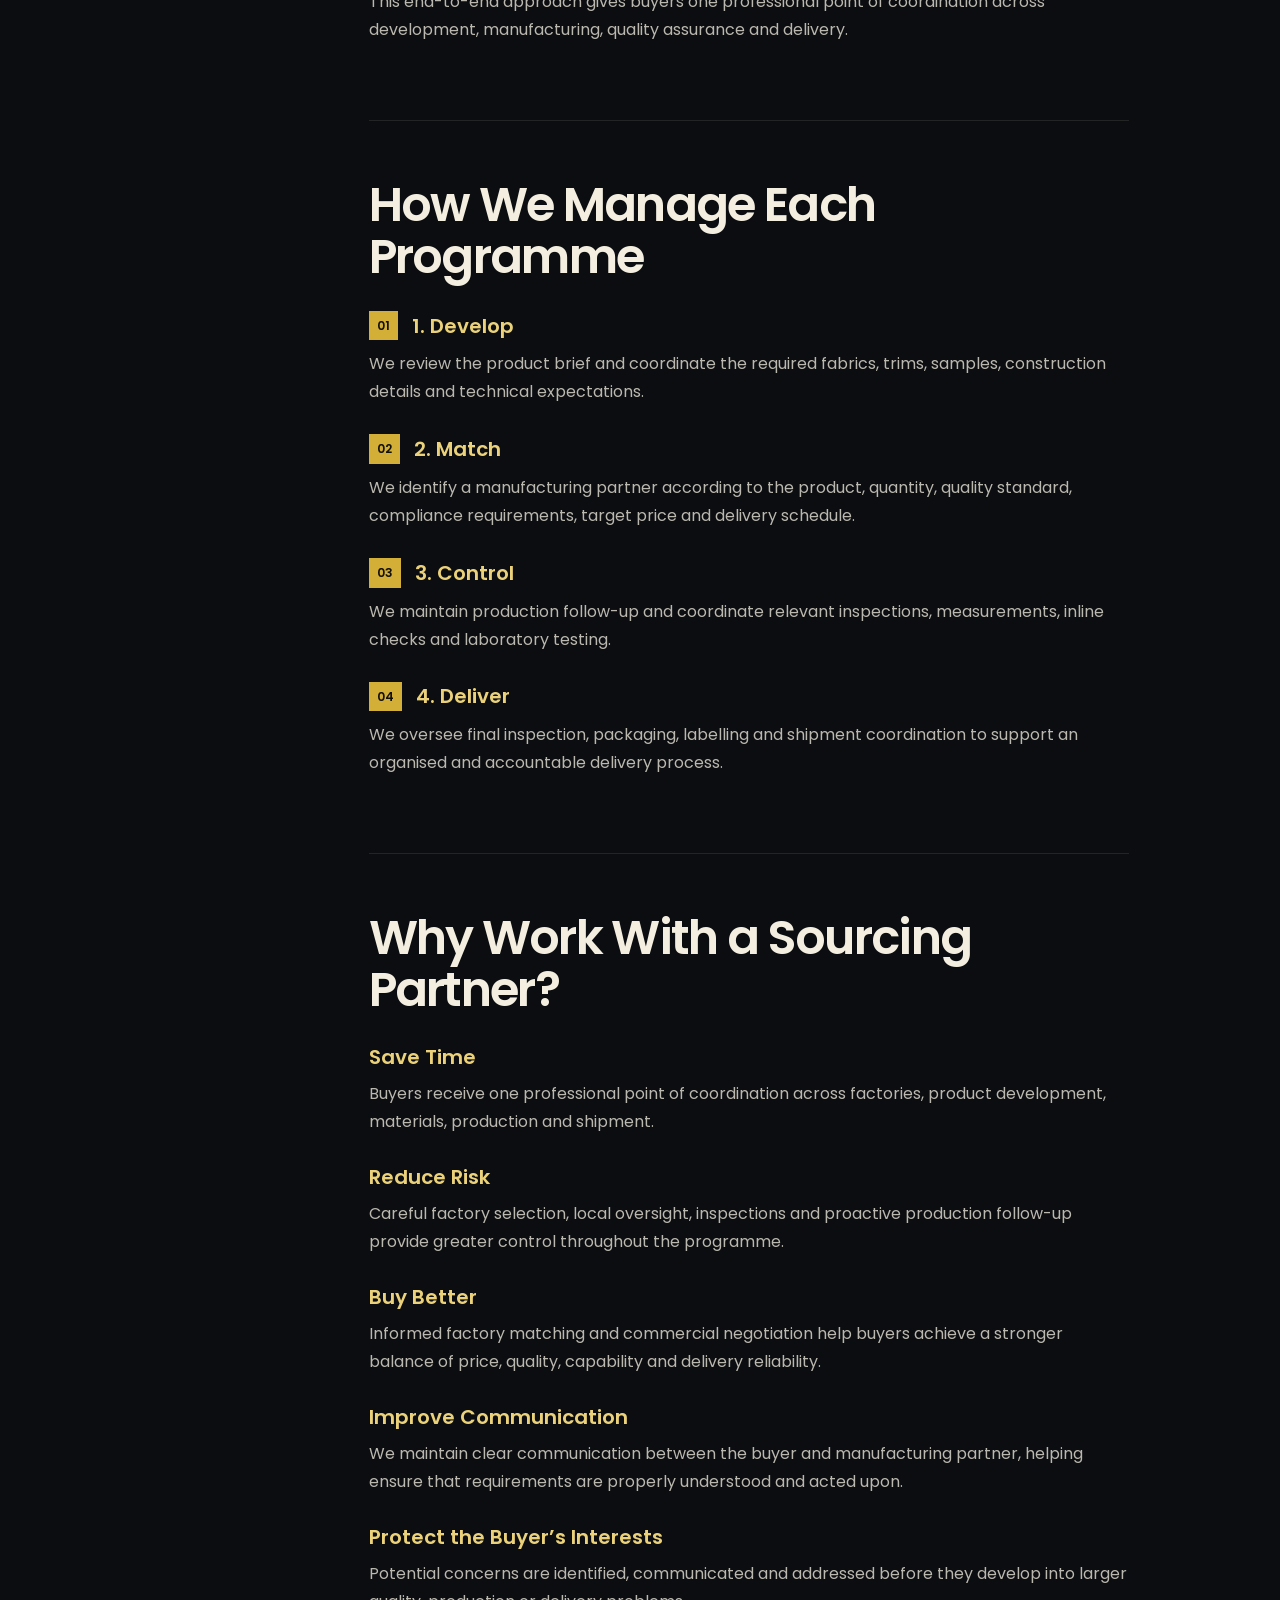
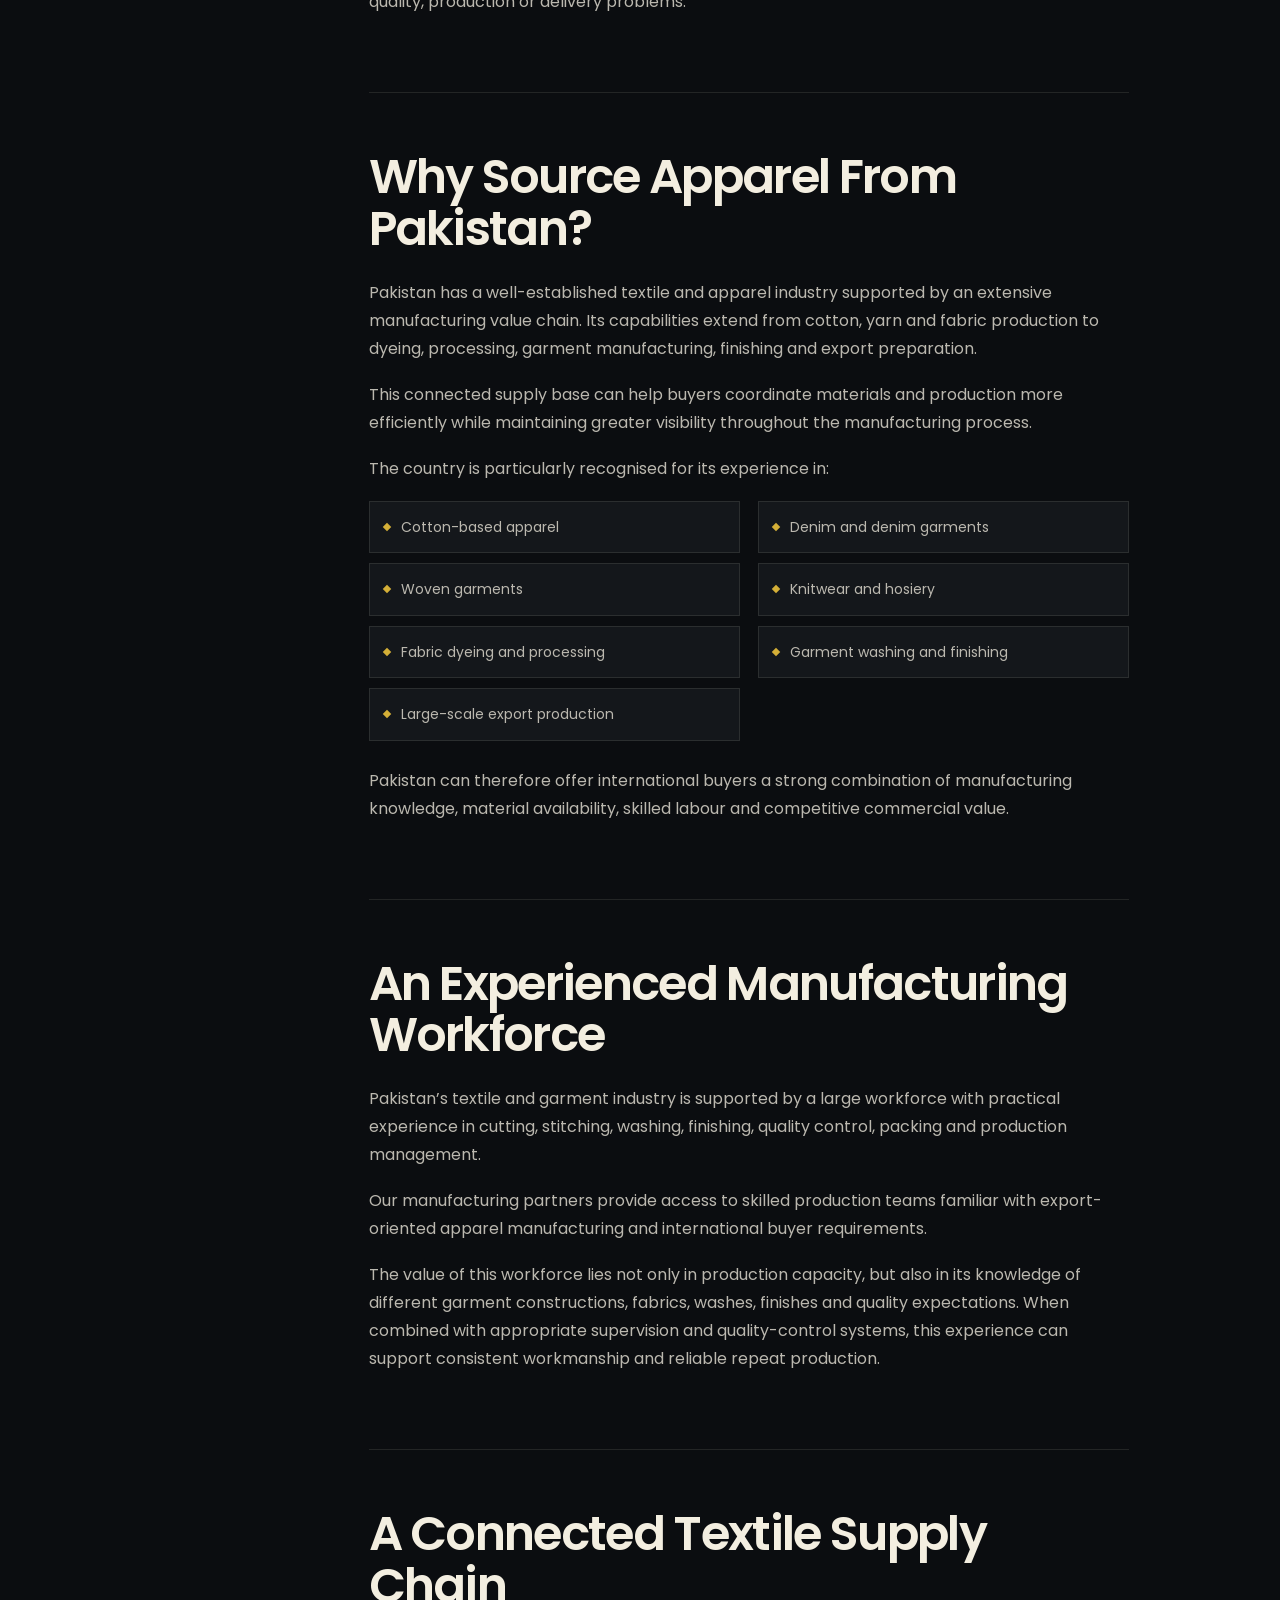
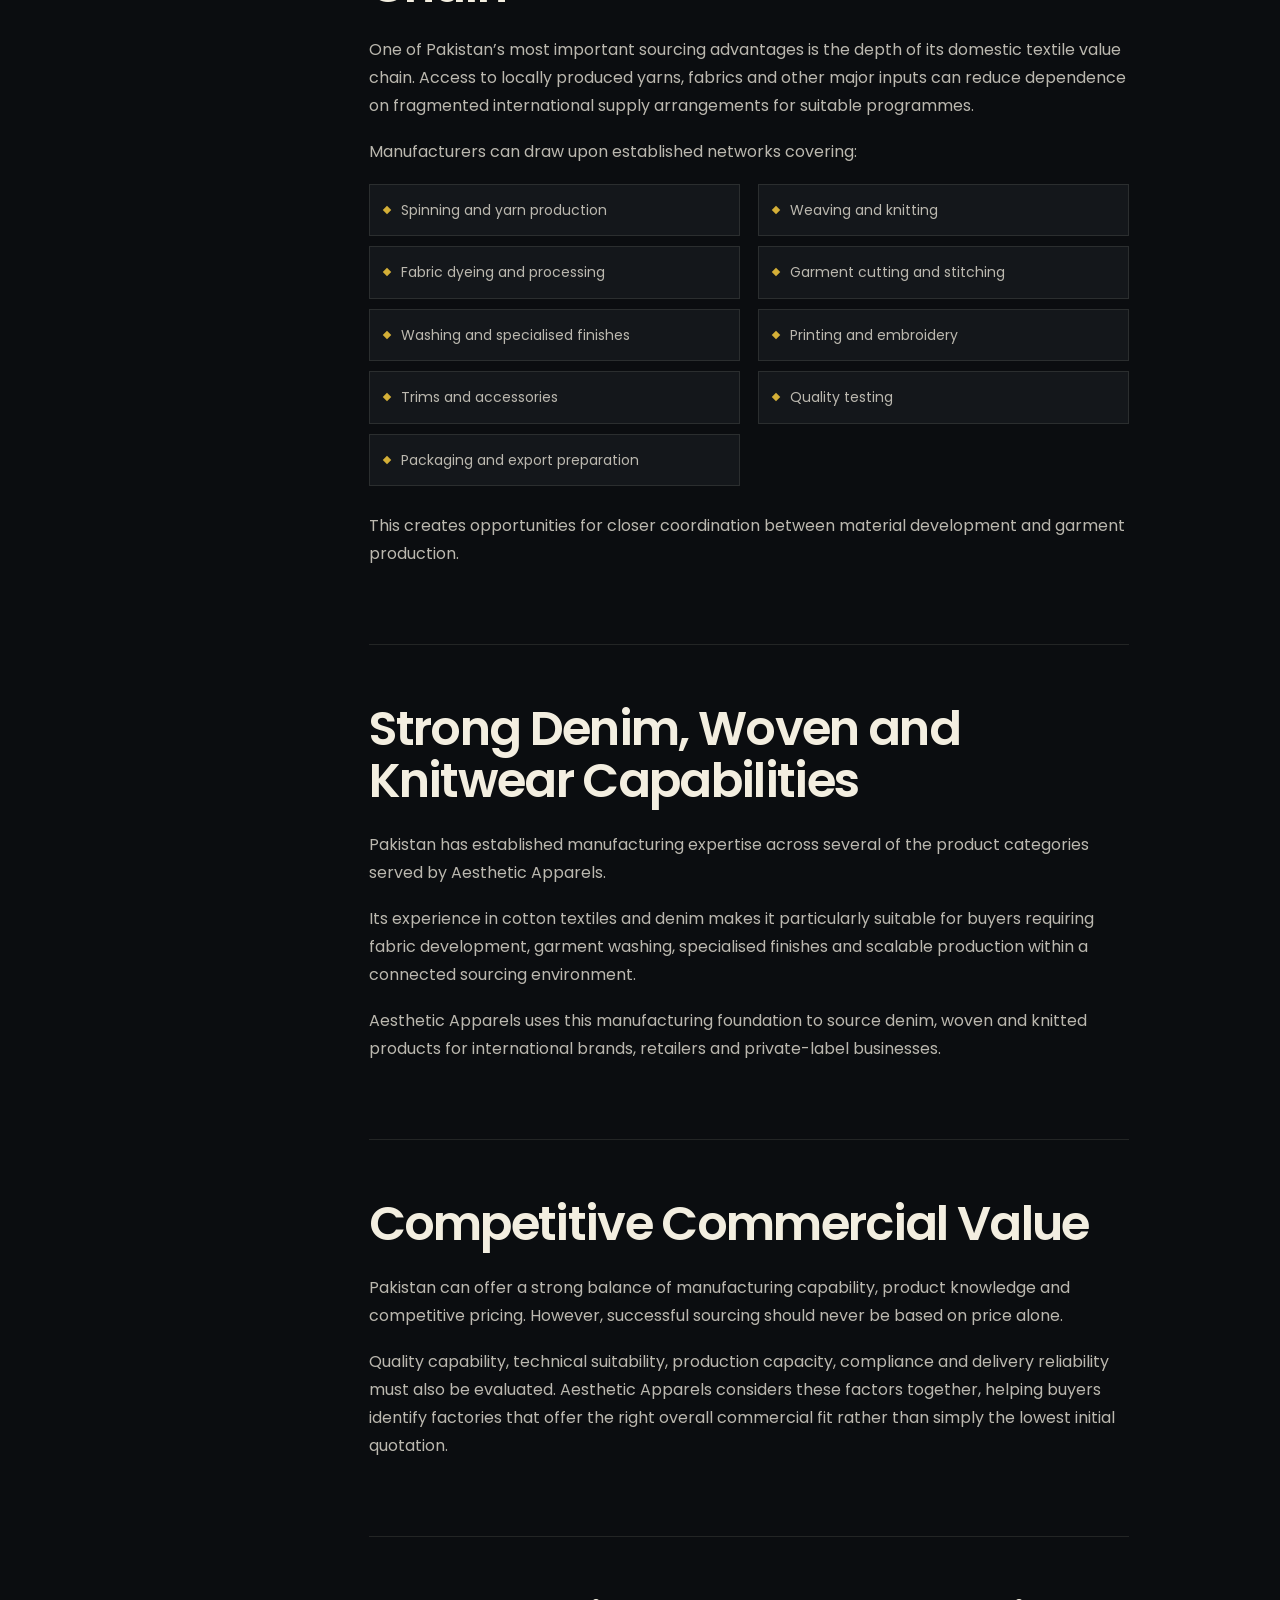
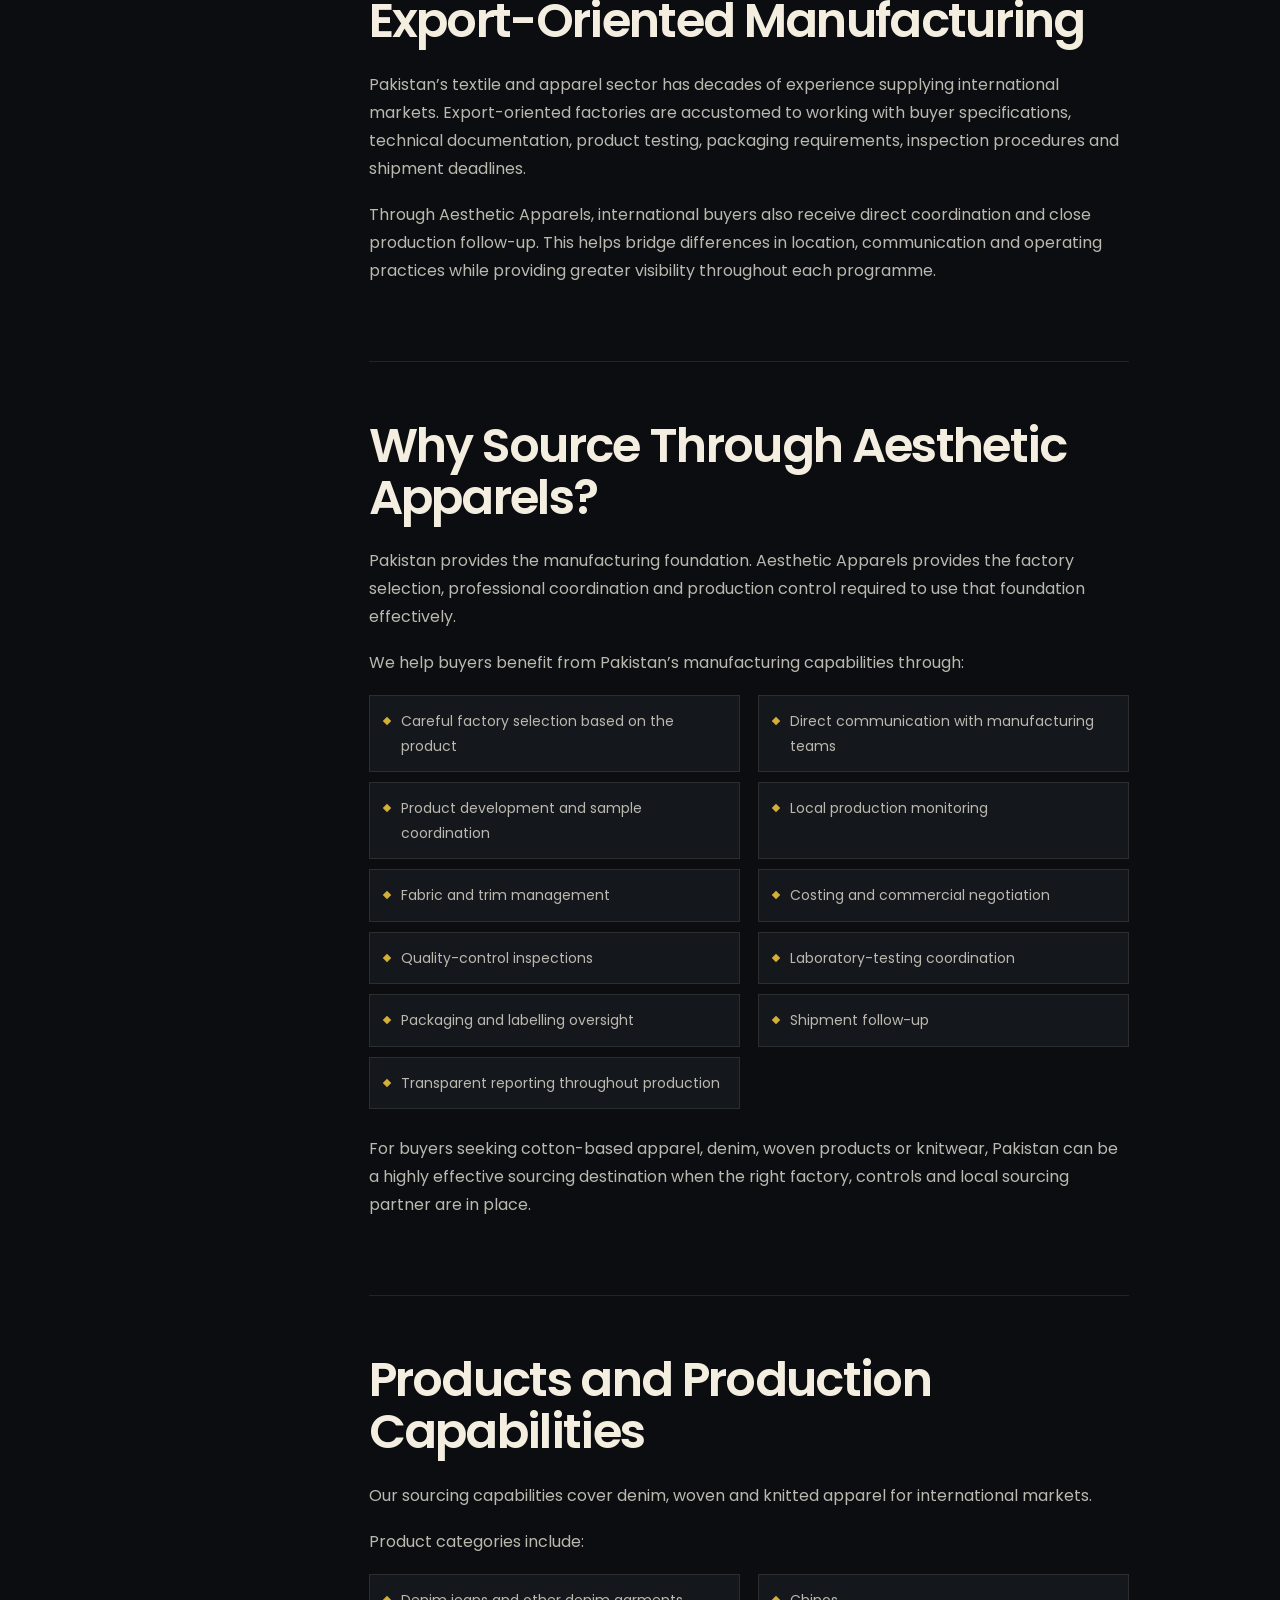
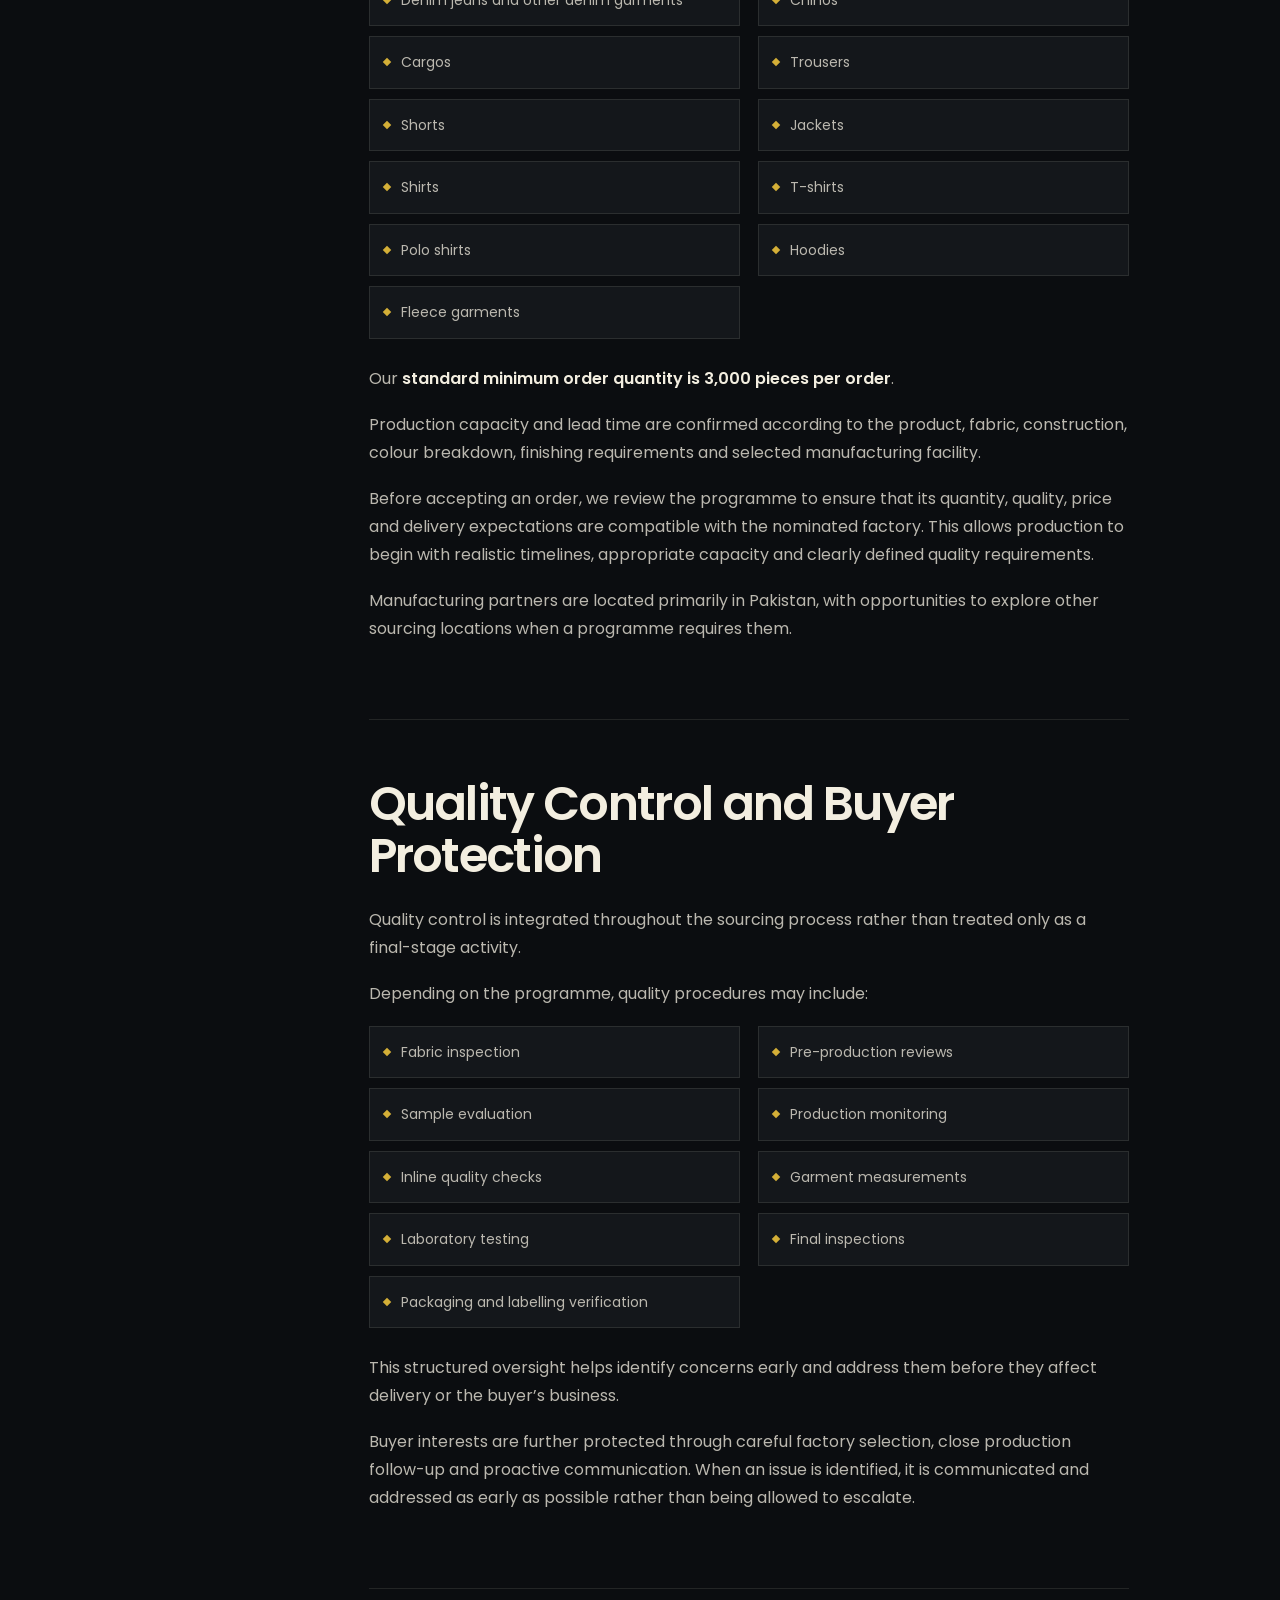
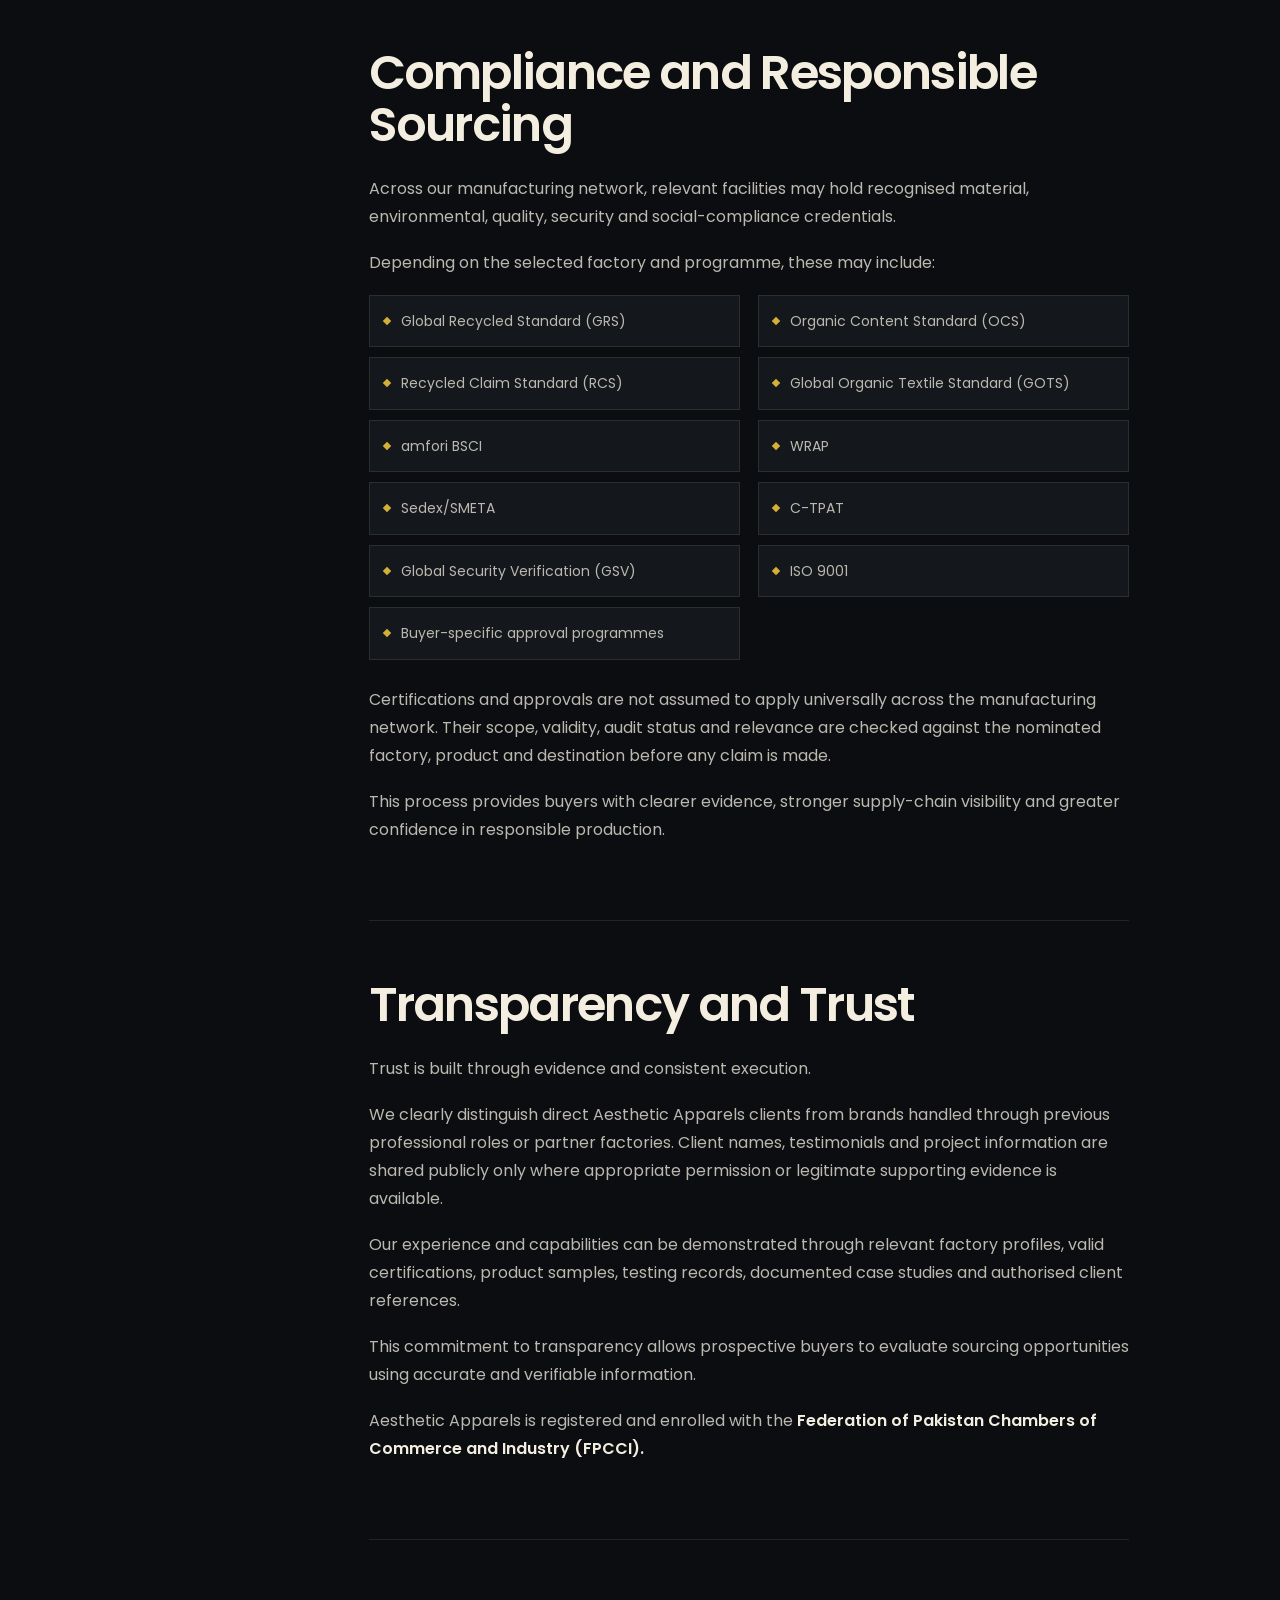
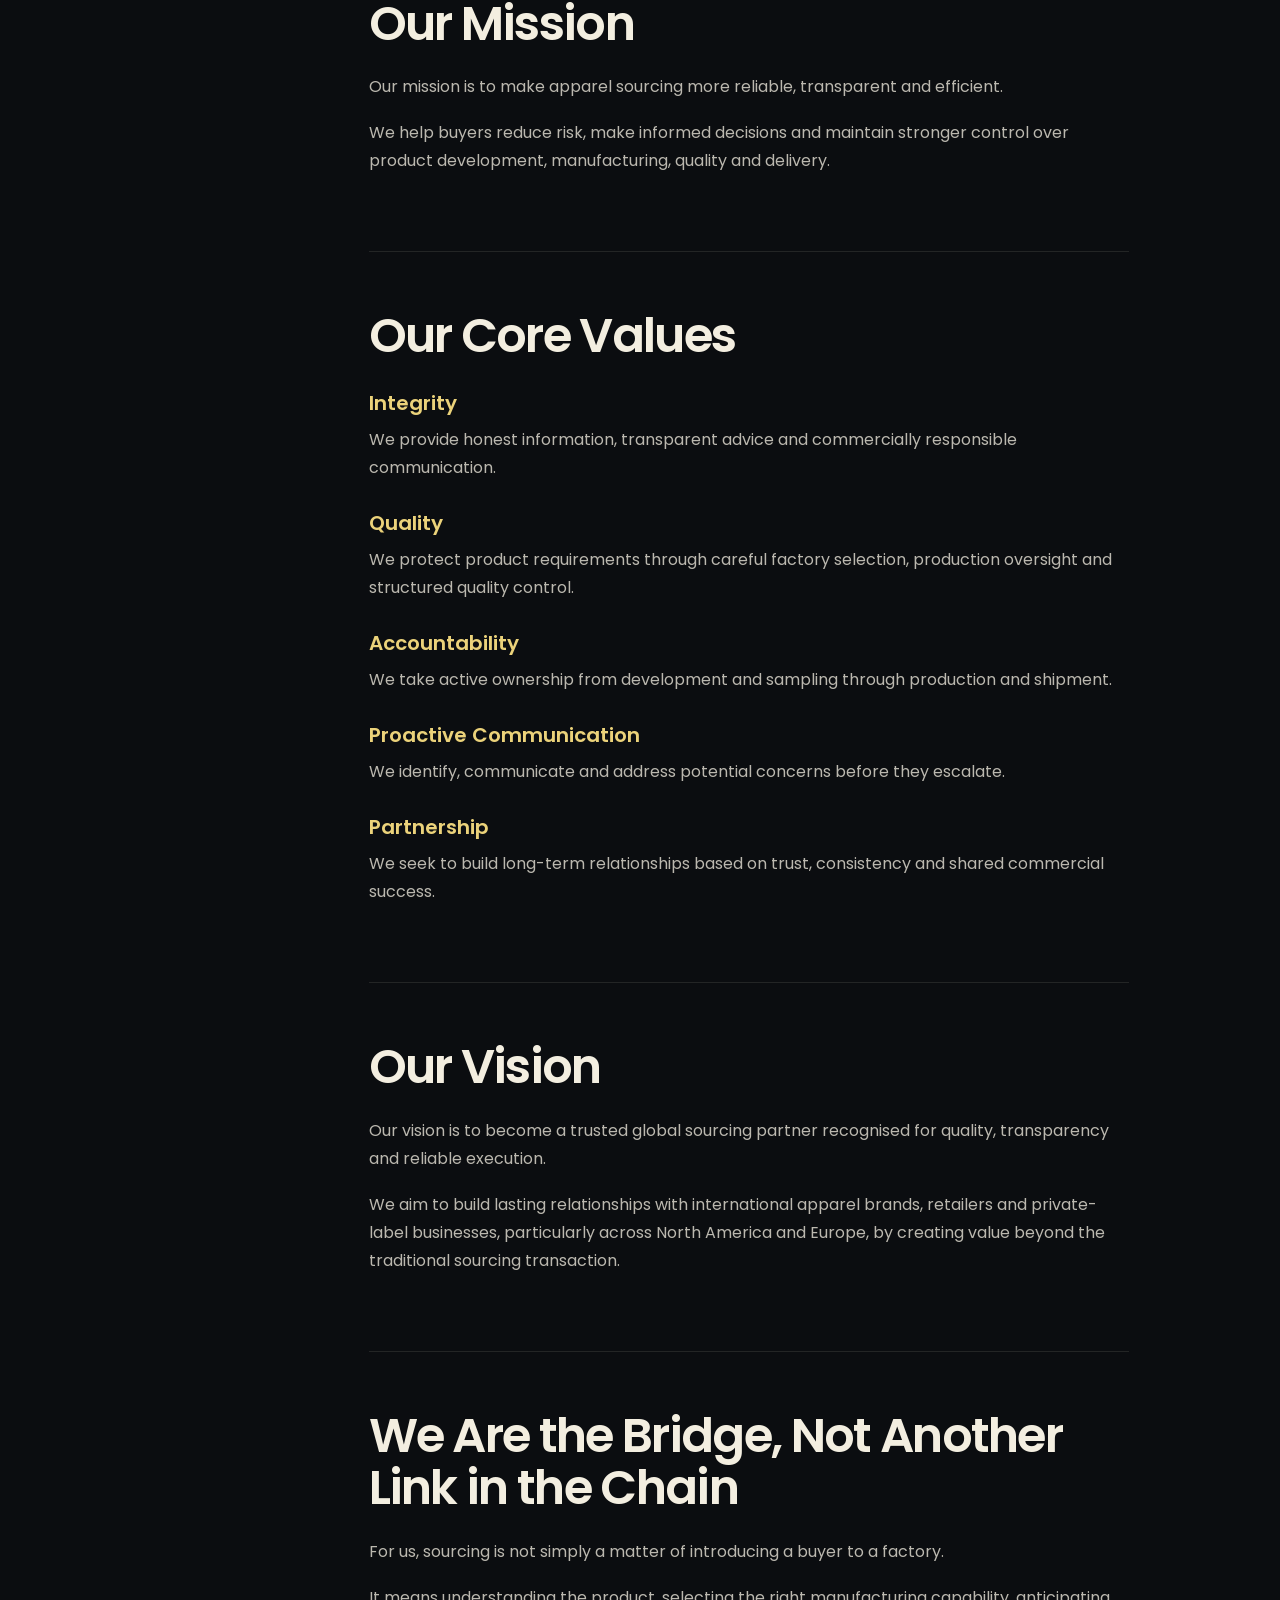
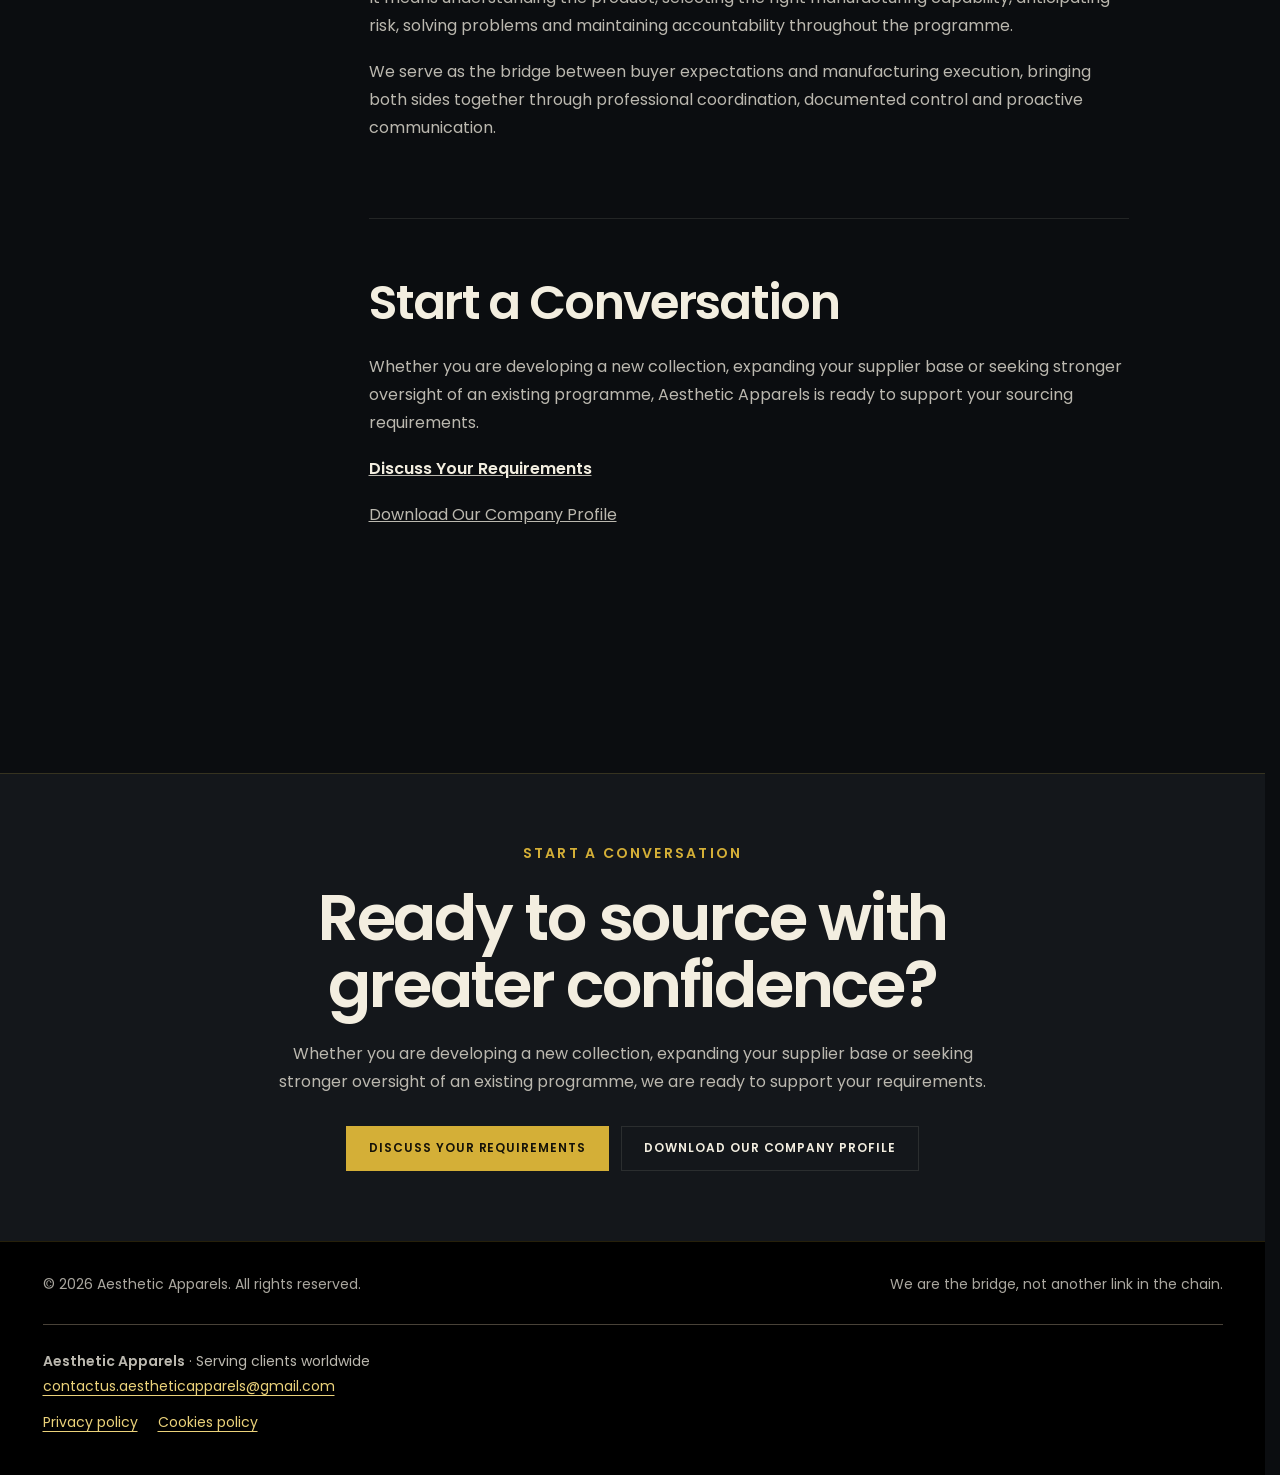
<file: about.html>
<!DOCTYPE html>
<html lang="en">
<head>
  <meta charset="UTF-8"><meta http-equiv="Content-Security-Policy" content="default-src 'self'; base-uri 'self'; object-src 'none'; form-action https://api.web3forms.com; img-src 'self' data: https://hcaptcha.com https://*.hcaptcha.com; style-src 'self' 'unsafe-inline' https://hcaptcha.com https://*.hcaptcha.com; font-src 'self'; script-src 'self'  https://hcaptcha.com https://*.hcaptcha.com; connect-src https://api.web3forms.com https://hcaptcha.com https://*.hcaptcha.com; frame-src https://hcaptcha.com https://*.hcaptcha.com; upgrade-insecure-requests">
  <meta name="viewport" content="width=device-width, initial-scale=1.0">
  <title>About Aesthetic Apparels — Sourcing Built on Accountability</title>
  <meta name="description" content="Learn about Aesthetic Apparels, sourcing process, manufacturing network, quality controls, values and vision.">
  <meta name="theme-color" content="#0B0D10">




  <link rel="stylesheet" href="assets/about-5401c8274774.css">
<meta name="robots" content="index,follow,max-image-preview:large"><meta name="referrer" content="no-referrer"><link rel="icon" type="image/png" sizes="64x64" href="assets/favicon.png"><link rel="stylesheet" href="assets/fonts.css"><link rel="stylesheet" href="assets/site.css"><link rel="canonical" href="https://ahyaankhan47.github.io/Aesthetic-Apparels/about.html"></head>
<body><div id="site-content"><a class="skip-link" href="#main-content">Skip to main content</a>

  <header><div class="wrap nav"><a class="brand" href="index.html">Aesthetic <span>Apparels</span></a><nav class="nav-links" aria-label="Primary"><a href="index.html">Home</a><a href="#our-story">Our Story</a><a href="#what-we-do">What We Do</a><a href="#inquiry" data-open-inquiry aria-haspopup="dialog" aria-controls="inquiry-dialog" class="cta">Start Sourcing</a></nav></div></header>
  <main id="main-content" tabindex="-1">
    <section class="hero"><div class="wrap"><div class="eyebrow">Est. 2002 · International sourcing</div><h1>Built around your <span class="gold">product, risk &amp; reputation.</span></h1><p class="intro">Aesthetic Apparels connects international buyers with carefully selected manufacturing partners, combining local knowledge with professional oversight from development through shipment.</p><div class="facts"><div class="fact"><strong>2002</strong><span>Founded</span></div><div class="fact"><strong>20+ years</strong><span>Company experience</span></div><div class="fact"><strong>3,000 pcs</strong><span>Standard minimum order</span></div></div></div></section>
    <div class="wrap layout"><aside class="toc" aria-label="About page sections"><div class="toc-label">On this page</div><div id="toc-links"><a href="#a-sourcing-partner-built-around-your-product-risk-and-reputation">A Sourcing Partner Built Around Your Product, Risk and Reputation</a><a href="#our-story">Our Story</a><a href="#what-we-do">What We Do</a><a href="#how-we-manage-each-programme">How We Manage Each Programme</a><a href="#why-work-with-a-sourcing-partner">Why Work With a Sourcing Partner?</a><a href="#why-source-apparel-from-pakistan">Why Source Apparel From Pakistan?</a><a href="#an-experienced-manufacturing-workforce">An Experienced Manufacturing Workforce</a><a href="#a-connected-textile-supply-chain">A Connected Textile Supply Chain</a><a href="#strong-denim-woven-and-knitwear-capabilities">Strong Denim, Woven and Knitwear Capabilities</a><a href="#competitive-commercial-value">Competitive Commercial Value</a></div></aside><article id="about-content"><section id="a-sourcing-partner-built-around-your-product-risk-and-reputation"><h2>A Sourcing Partner Built Around Your Product, Risk and Reputation</h2><p>Founded in 2002, Aesthetic Apparels is an apparel sourcing and manufacturing company connecting international buyers with carefully selected manufacturing partners.</p><p>With more than two decades of company experience, we manage the sourcing process with clarity, accountability and commercial discipline—from initial product development and factory selection through production, quality control and shipment.</p><p>Our purpose is straightforward: to help international apparel brands, retailers and private-label businesses source with greater confidence. We provide the local knowledge, professional oversight and transparent communication required to reduce risk, protect product quality and achieve dependable commercial outcomes.</p></section><section id="our-story"><h2>Our Story</h2><p>Aesthetic Apparels was established in response to recurring challenges within international apparel sourcing, including poor communication, inconsistent quality, production delays, unsuitable factory selection and limited transparency.</p><p>The company was founded with a clear vision: to provide international buyers with reliable access to suitable factories, competitive pricing, dependable quality control and informed local support.</p><p>Rather than acting as another intermediary, we work as an extension of each client’s sourcing team. We take the time to understand the product, expectations and commercial priorities of every buyer before identifying the appropriate manufacturing solution.</p><p>The name “Aesthetic Apparels” reflects our belief that successful garments should combine aesthetics, quality and functionality. This principle continues to guide how we evaluate products, factories and every programme entrusted to us.</p></section><section id="what-we-do"><h2>What We Do</h2><p>Aesthetic Apparels connects international buyers with manufacturing partners whose capabilities align with the specific requirements of each programme.</p><p>Factories are evaluated according to:</p><ul><li>Product expertise</li><li>Quality capability</li><li>Technical suitability</li><li>Available production capacity</li><li>Compliance status</li><li>Commercial competitiveness</li><li>Delivery reliability</li><li>Overall compatibility with the buyer’s requirements</li></ul><p>Once the appropriate manufacturing partner has been selected, we remain closely involved throughout the complete sourcing process.</p><p>Our services may include:</p><ul><li>Product development and sampling</li><li>Factory identification and evaluation</li><li>Fabric and trim sourcing</li><li>Costing and commercial negotiation</li><li>Production planning and follow-up</li><li>Fabric inspection</li><li>Inline quality checks</li><li>Garment measurements</li><li>Laboratory-testing coordination</li><li>Final quality inspections</li><li>Packaging and labelling coordination</li><li>Shipment planning and follow-through</li></ul><p>This end-to-end approach gives buyers one professional point of coordination across development, manufacturing, quality assurance and delivery.</p></section><section id="how-we-manage-each-programme" class="steps"><h2>How We Manage Each Programme</h2><h3>1. Develop</h3><p>We review the product brief and coordinate the required fabrics, trims, samples, construction details and technical expectations.</p><h3>2. Match</h3><p>We identify a manufacturing partner according to the product, quantity, quality standard, compliance requirements, target price and delivery schedule.</p><h3>3. Control</h3><p>We maintain production follow-up and coordinate relevant inspections, measurements, inline checks and laboratory testing.</p><h3>4. Deliver</h3><p>We oversee final inspection, packaging, labelling and shipment coordination to support an organised and accountable delivery process.</p></section><section id="why-work-with-a-sourcing-partner"><h2>Why Work With a Sourcing Partner?</h2><h3>Save Time</h3><p>Buyers receive one professional point of coordination across factories, product development, materials, production and shipment.</p><h3>Reduce Risk</h3><p>Careful factory selection, local oversight, inspections and proactive production follow-up provide greater control throughout the programme.</p><h3>Buy Better</h3><p>Informed factory matching and commercial negotiation help buyers achieve a stronger balance of price, quality, capability and delivery reliability.</p><h3>Improve Communication</h3><p>We maintain clear communication between the buyer and manufacturing partner, helping ensure that requirements are properly understood and acted upon.</p><h3>Protect the Buyer’s Interests</h3><p>Potential concerns are identified, communicated and addressed before they develop into larger quality, production or delivery problems.</p></section><section id="why-source-apparel-from-pakistan"><h2>Why Source Apparel From Pakistan?</h2><p>Pakistan has a well-established textile and apparel industry supported by an extensive manufacturing value chain. Its capabilities extend from cotton, yarn and fabric production to dyeing, processing, garment manufacturing, finishing and export preparation.</p><p>This connected supply base can help buyers coordinate materials and production more efficiently while maintaining greater visibility throughout the manufacturing process.</p><p>The country is particularly recognised for its experience in:</p><ul><li>Cotton-based apparel</li><li>Denim and denim garments</li><li>Woven garments</li><li>Knitwear and hosiery</li><li>Fabric dyeing and processing</li><li>Garment washing and finishing</li><li>Large-scale export production</li></ul><p>Pakistan can therefore offer international buyers a strong combination of manufacturing knowledge, material availability, skilled labour and competitive commercial value.</p></section><section id="an-experienced-manufacturing-workforce"><h2>An Experienced Manufacturing Workforce</h2><p>Pakistan’s textile and garment industry is supported by a large workforce with practical experience in cutting, stitching, washing, finishing, quality control, packing and production management.</p><p>Our manufacturing partners provide access to skilled production teams familiar with export-oriented apparel manufacturing and international buyer requirements.</p><p>The value of this workforce lies not only in production capacity, but also in its knowledge of different garment constructions, fabrics, washes, finishes and quality expectations. When combined with appropriate supervision and quality-control systems, this experience can support consistent workmanship and reliable repeat production.</p></section><section id="a-connected-textile-supply-chain"><h2>A Connected Textile Supply Chain</h2><p>One of Pakistan’s most important sourcing advantages is the depth of its domestic textile value chain. Access to locally produced yarns, fabrics and other major inputs can reduce dependence on fragmented international supply arrangements for suitable programmes.</p><p>Manufacturers can draw upon established networks covering:</p><ul><li>Spinning and yarn production</li><li>Weaving and knitting</li><li>Fabric dyeing and processing</li><li>Garment cutting and stitching</li><li>Washing and specialised finishes</li><li>Printing and embroidery</li><li>Trims and accessories</li><li>Quality testing</li><li>Packaging and export preparation</li></ul><p>This creates opportunities for closer coordination between material development and garment production.</p></section><section id="strong-denim-woven-and-knitwear-capabilities"><h2>Strong Denim, Woven and Knitwear Capabilities</h2><p>Pakistan has established manufacturing expertise across several of the product categories served by Aesthetic Apparels.</p><p>Its experience in cotton textiles and denim makes it particularly suitable for buyers requiring fabric development, garment washing, specialised finishes and scalable production within a connected sourcing environment.</p><p>Aesthetic Apparels uses this manufacturing foundation to source denim, woven and knitted products for international brands, retailers and private-label businesses.</p></section><section id="competitive-commercial-value"><h2>Competitive Commercial Value</h2><p>Pakistan can offer a strong balance of manufacturing capability, product knowledge and competitive pricing. However, successful sourcing should never be based on price alone.</p><p>Quality capability, technical suitability, production capacity, compliance and delivery reliability must also be evaluated. Aesthetic Apparels considers these factors together, helping buyers identify factories that offer the right overall commercial fit rather than simply the lowest initial quotation.</p></section><section id="export-oriented-manufacturing"><h2>Export-Oriented Manufacturing</h2><p>Pakistan’s textile and apparel sector has decades of experience supplying international markets. Export-oriented factories are accustomed to working with buyer specifications, technical documentation, product testing, packaging requirements, inspection procedures and shipment deadlines.</p><p>Through Aesthetic Apparels, international buyers also receive direct coordination and close production follow-up. This helps bridge differences in location, communication and operating practices while providing greater visibility throughout each programme.</p></section><section id="why-source-through-aesthetic-apparels"><h2>Why Source Through Aesthetic Apparels?</h2><p>Pakistan provides the manufacturing foundation. Aesthetic Apparels provides the factory selection, professional coordination and production control required to use that foundation effectively.</p><p>We help buyers benefit from Pakistan’s manufacturing capabilities through:</p><ul><li>Careful factory selection based on the product</li><li>Direct communication with manufacturing teams</li><li>Product development and sample coordination</li><li>Local production monitoring</li><li>Fabric and trim management</li><li>Costing and commercial negotiation</li><li>Quality-control inspections</li><li>Laboratory-testing coordination</li><li>Packaging and labelling oversight</li><li>Shipment follow-up</li><li>Transparent reporting throughout production</li></ul><p>For buyers seeking cotton-based apparel, denim, woven products or knitwear, Pakistan can be a highly effective sourcing destination when the right factory, controls and local sourcing partner are in place.</p></section><section id="products-and-production-capabilities"><h2>Products and Production Capabilities</h2><p>Our sourcing capabilities cover denim, woven and knitted apparel for international markets.</p><p>Product categories include:</p><ul><li>Denim jeans and other denim garments</li><li>Chinos</li><li>Cargos</li><li>Trousers</li><li>Shorts</li><li>Jackets</li><li>Shirts</li><li>T-shirts</li><li>Polo shirts</li><li>Hoodies</li><li>Fleece garments</li></ul><p>Our <strong>standard minimum order quantity is 3,000 pieces per order</strong>.</p><p>Production capacity and lead time are confirmed according to the product, fabric, construction, colour breakdown, finishing requirements and selected manufacturing facility.</p><p>Before accepting an order, we review the programme to ensure that its quantity, quality, price and delivery expectations are compatible with the nominated factory. This allows production to begin with realistic timelines, appropriate capacity and clearly defined quality requirements.</p><p>Manufacturing partners are located primarily in Pakistan, with opportunities to explore other sourcing locations when a programme requires them.</p></section><section id="quality-control-and-buyer-protection"><h2>Quality Control and Buyer Protection</h2><p>Quality control is integrated throughout the sourcing process rather than treated only as a final-stage activity.</p><p>Depending on the programme, quality procedures may include:</p><ul><li>Fabric inspection</li><li>Pre-production reviews</li><li>Sample evaluation</li><li>Production monitoring</li><li>Inline quality checks</li><li>Garment measurements</li><li>Laboratory testing</li><li>Final inspections</li><li>Packaging and labelling verification</li></ul><p>This structured oversight helps identify concerns early and address them before they affect delivery or the buyer’s business.</p><p>Buyer interests are further protected through careful factory selection, close production follow-up and proactive communication. When an issue is identified, it is communicated and addressed as early as possible rather than being allowed to escalate.</p></section><section id="compliance-and-responsible-sourcing"><h2>Compliance and Responsible Sourcing</h2><p>Across our manufacturing network, relevant facilities may hold recognised material, environmental, quality, security and social-compliance credentials.</p><p>Depending on the selected factory and programme, these may include:</p><ul><li>Global Recycled Standard (GRS)</li><li>Organic Content Standard (OCS)</li><li>Recycled Claim Standard (RCS)</li><li>Global Organic Textile Standard (GOTS)</li><li>amfori BSCI</li><li>WRAP</li><li>Sedex/SMETA</li><li>C-TPAT</li><li>Global Security Verification (GSV)</li><li>ISO 9001</li><li>Buyer-specific approval programmes</li></ul><p>Certifications and approvals are not assumed to apply universally across the manufacturing network. Their scope, validity, audit status and relevance are checked against the nominated factory, product and destination before any claim is made.</p><p>This process provides buyers with clearer evidence, stronger supply-chain visibility and greater confidence in responsible production.</p></section><section id="transparency-and-trust"><h2>Transparency and Trust</h2><p>Trust is built through evidence and consistent execution.</p><p>We clearly distinguish direct Aesthetic Apparels clients from brands handled through previous professional roles or partner factories. Client names, testimonials and project information are shared publicly only where appropriate permission or legitimate supporting evidence is available.</p><p>Our experience and capabilities can be demonstrated through relevant factory profiles, valid certifications, product samples, testing records, documented case studies and authorised client references.</p><p>This commitment to transparency allows prospective buyers to evaluate sourcing opportunities using accurate and verifiable information.</p><p>Aesthetic Apparels is registered and enrolled with the <strong>Federation of Pakistan Chambers of Commerce and Industry (FPCCI).</strong></p></section><section id="our-mission"><h2>Our Mission</h2><p>Our mission is to make apparel sourcing more reliable, transparent and efficient.</p><p>We help buyers reduce risk, make informed decisions and maintain stronger control over product development, manufacturing, quality and delivery.</p></section><section id="our-core-values"><h2>Our Core Values</h2><h3>Integrity</h3><p>We provide honest information, transparent advice and commercially responsible communication.</p><h3>Quality</h3><p>We protect product requirements through careful factory selection, production oversight and structured quality control.</p><h3>Accountability</h3><p>We take active ownership from development and sampling through production and shipment.</p><h3>Proactive Communication</h3><p>We identify, communicate and address potential concerns before they escalate.</p><h3>Partnership</h3><p>We seek to build long-term relationships based on trust, consistency and shared commercial success.</p></section><section id="our-vision"><h2>Our Vision</h2><p>Our vision is to become a trusted global sourcing partner recognised for quality, transparency and reliable execution.</p><p>We aim to build lasting relationships with international apparel brands, retailers and private-label businesses, particularly across North America and Europe, by creating value beyond the traditional sourcing transaction.</p></section><section id="we-are-the-bridge-not-another-link-in-the-chain"><h2>We Are the Bridge, Not Another Link in the Chain</h2><p>For us, sourcing is not simply a matter of introducing a buyer to a factory.</p><p>It means understanding the product, selecting the right manufacturing capability, anticipating risk, solving problems and maintaining accountability throughout the programme.</p><p>We serve as the bridge between buyer expectations and manufacturing execution, bringing both sides together through professional coordination, documented control and proactive communication.</p></section><section id="start-a-conversation"><h2>Start a Conversation</h2><p>Whether you are developing a new collection, expanding your supplier base or seeking stronger oversight of an existing programme, Aesthetic Apparels is ready to support your sourcing requirements.</p><p><a href="#inquiry" data-open-inquiry aria-haspopup="dialog" aria-controls="inquiry-dialog"><strong>Discuss Your Requirements</strong></a></p><p><a href="Aesthetic_Apparels_Company_Profile.pdf" download="Aesthetic_Apparels_Company_Profile.pdf">Download Our Company Profile</a></p></section></article></div>
    <section class="final-cta"><div class="wrap"><div class="eyebrow">Start a conversation</div><h2>Ready to source with greater confidence?</h2><p>Whether you are developing a new collection, expanding your supplier base or seeking stronger oversight of an existing programme, we are ready to support your requirements.</p><div class="actions"><a class="button" href="#inquiry" data-open-inquiry aria-haspopup="dialog" aria-controls="inquiry-dialog">Discuss Your Requirements</a><a class="button secondary" href="Aesthetic_Apparels_Company_Profile.pdf" download="Aesthetic_Apparels_Company_Profile.pdf">Download Our Company Profile</a></div></div></section>
  </main>
  <footer><div class="wrap footer-inner"><span>© 2026 Aesthetic Apparels. All rights reserved.</span><span>We are the bridge, not another link in the chain.</span></div><div class="wrap privacy-footer"><address><strong>Aesthetic Apparels</strong> · Serving clients worldwide<br><a href="mailto:contactus.aestheticapparels@gmail.com">contactus.aestheticapparels@gmail.com</a></address><nav aria-label="Privacy and website information"><a href="privacy.html">Privacy policy</a><a href="cookies.html">Cookies policy</a></nav></div></footer>

</div>

<div id="inquiry-overlay" class="inquiry-overlay" hidden>
  <div id="inquiry-dialog" class="inquiry-dialog" role="dialog" aria-modal="true" aria-labelledby="inquiry-title" aria-describedby="inquiry-description">
    <div class="inquiry-heading">
      <p class="inquiry-eyebrow">Get in touch</p>
      <h2 id="inquiry-title" tabindex="-1">Ready to find your factory?</h2>
      <button id="inquiry-close" class="inquiry-close" type="button" aria-label="Close inquiry"><span aria-hidden="true">×</span></button>
    </div>
    <div class="inquiry-body">
      <p id="inquiry-description" class="inquiry-description">Send us your product requirements and we'll get back to you with matching factory options.</p>
      <div class="inquiry-contact"><a href="mailto:contactus.aestheticapparels@gmail.com">contactus.aestheticapparels@gmail.com</a><span>Response within 1–2 business days</span></div>
    <form method="POST" action="https://api.web3forms.com/submit" id="inquiry-form" novalidate><input type="hidden" name="access_key" value="14385248-c575-4320-a9d6-c1a8a21e57bb">
  <p class="form-intro">Tell us what you need to source. Name, email and requirements are required; other project details are optional.</p>
  <div id="error-summary" class="error-summary" role="alert" tabindex="-1" hidden></div>
  <div class="bot-field" aria-hidden="true"><label for="website">Leave this field empty</label><input id="website" name="website" type="text" tabindex="-1" autocomplete="off"></div>
  <div class="form-row">
    <div><label for="name">Name (required)</label><input id="name" name="name" type="text" placeholder="Jordan Lee" autocomplete="name" minlength="2" maxlength="80" required aria-describedby="name-error"><p id="name-error" class="field-error"></p></div>
    <div><label for="email">Email (required)</label><input id="email" name="email" type="email" placeholder="you@company.com" autocomplete="email" maxlength="120" required aria-describedby="email-error"><p id="email-error" class="field-error"></p></div>
  </div>
  <div class="form-row"><label for="message" class="full">What would you like to source? (required)</label><textarea id="message" name="message" class="full" placeholder="Tell us about your garment, fabric, quantity or other sourcing requirements…" minlength="20" maxlength="2000" aria-describedby="message-help message-error" required></textarea><p class="field-help full" id="message-help">20–2,000 characters. Please leave out passwords, payment details and other sensitive information.</p><p id="message-error" class="field-error full"></p></div>
  <details class="optional-fields"><summary>Add project details (optional)</summary>
    <div class="form-row"><div><label for="company">Company (optional)</label><input id="company" name="company" type="text" autocomplete="organization" maxlength="100" aria-describedby="company-error"><p id="company-error" class="field-error"></p></div><div><label for="product">Product (optional)</label><select id="product" name="product" aria-describedby="product-error"><option>Not specified</option><option>Denim Jeans</option><option>Denim Jackets</option><option>Shirts / Tops</option><option>Trousers / Bottoms</option><option>Workwear / Uniforms</option><option>Other Garment Product</option></select><p class="field-error" id="product-error"></p></div></div>
    <div class="form-row"><div><label for="quantity">Estimated quantity (optional)</label><input id="quantity" name="quantity" type="number" min="1" max="10000000" step="1" inputmode="numeric" placeholder="e.g. 20000" aria-describedby="quantity-error"><p id="quantity-error" class="field-error"></p></div><div><label for="timeline">Timeline (optional)</label><select id="timeline" name="timeline" aria-describedby="timeline-error"><option>Not specified</option><option>Within 1 month</option><option>1–3 months</option><option>3–6 months</option><option>More than 6 months</option></select><p class="field-error" id="timeline-error"></p></div></div>
  </details>
  <div class="consent-row"><input id="consent" name="consent" type="checkbox" required aria-describedby="consent-error"><label for="consent">I have read the <a href="privacy.html" target="_blank" rel="noopener noreferrer">privacy notice (opens in a new tab)</a> and understand how my inquiry details will be used. This does not sign me up for marketing.</label></div><p id="consent-error" class="field-error"></p>
  <div class="captcha-consent" aria-labelledby="captcha-heading"><p id="captcha-heading"><strong>Spam protection, with your choice</strong></p><p>To send through this form, enable hCaptcha verification. It processes your IP address, device and interaction information and may use security cookies or storage. It loads only after you choose to enable it. Read our <a href="cookies.html" target="_blank" rel="noopener noreferrer">cookies policy (new tab)</a>.</p><div class="captcha-actions"><button type="button" id="enable-verification">Enable verification</button><a href="mailto:contactus.aestheticapparels@gmail.com">Email instead</a></div><p id="captcha-status" role="status" aria-live="polite">Verification is currently off.</p><div id="captcha-widget" tabindex="-1"></div><div class="captcha-actions"><button type="button" id="disable-verification" hidden>Turn off verification &amp; reload</button></div><p class="reload-note">Reloading stops verification on this page and clears the form. Browser settings control any cookies already stored.</p><p>This form uses hCaptcha. Its <a href="https://www.hcaptcha.com/privacy" target="_blank" rel="noopener noreferrer">Privacy Policy</a> and <a href="https://www.hcaptcha.com/terms" target="_blank" rel="noopener noreferrer">Terms of Service</a> apply.</p></div><div class="form-actions"><button class="submit-btn" type="submit" disabled>Send inquiry</button><button class="reset-btn" type="reset">Clear form</button></div>
  <p class="form-note" id="form-status" role="status" aria-live="polite" aria-atomic="true">Your details are used to respond to this inquiry. You can also email us directly.</p>
</form><noscript><p class="form-intro">The inquiry form needs JavaScript. You can contact us at <a href="mailto:contactus.aestheticapparels@gmail.com">contactus.aestheticapparels@gmail.com</a>.</p></noscript>
    </div>
  </div>
</div>

<script src="assets/about-15b7b7f21e05.js"></script>


<script src="assets/validation.js"></script><script src="assets/site.js"></script></body>
</html>
</file>
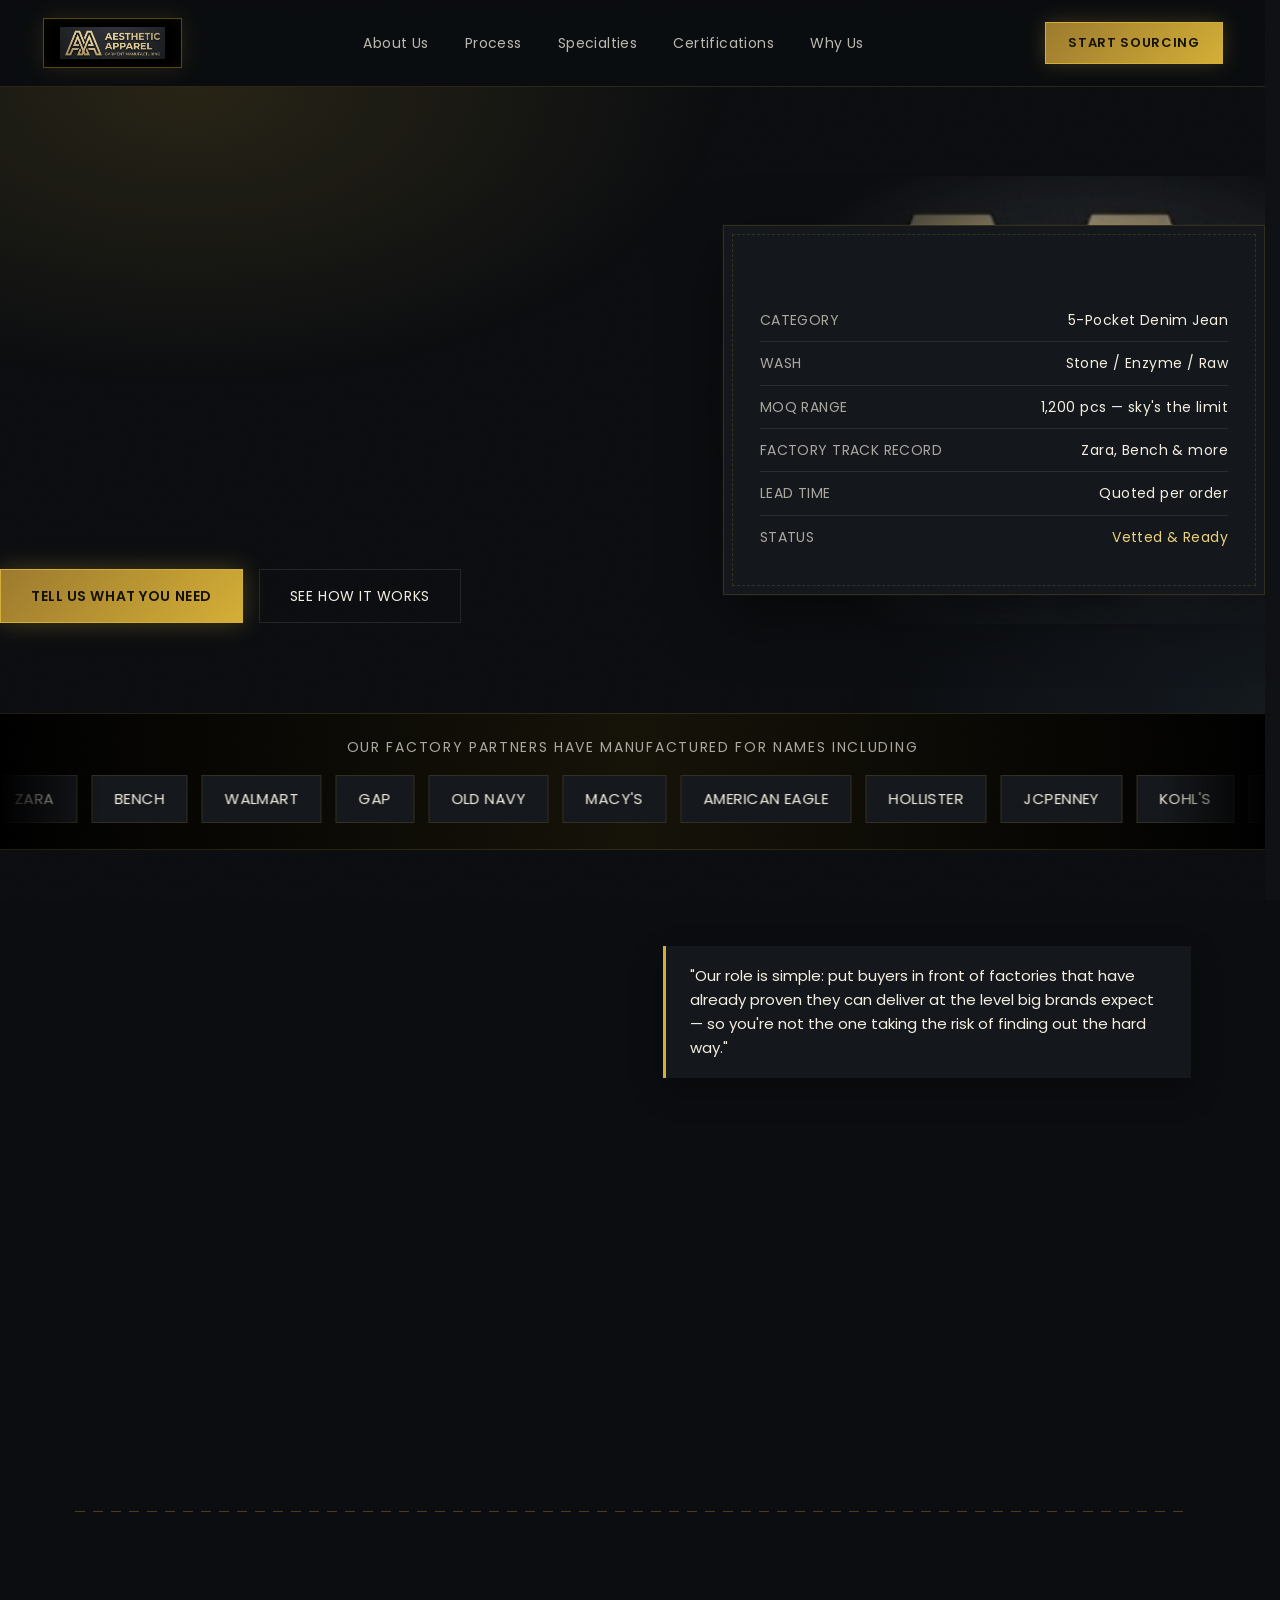
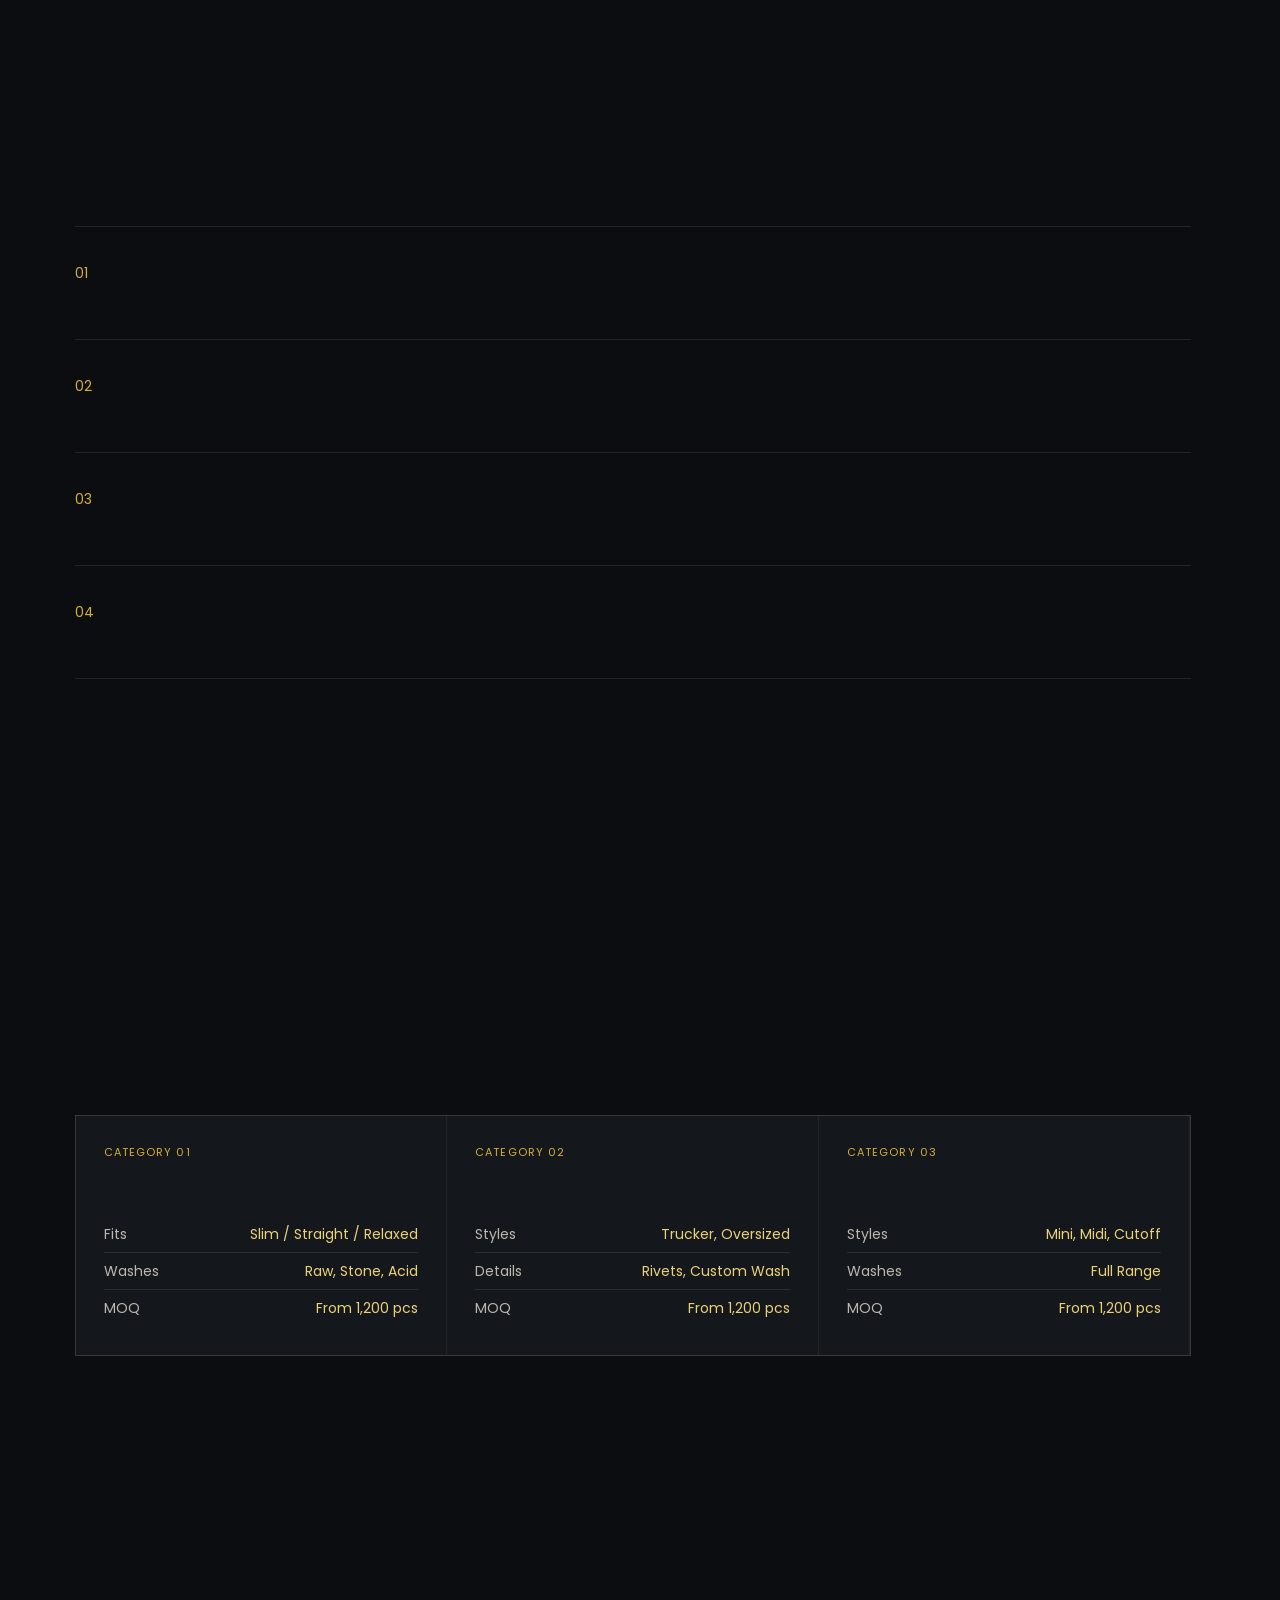
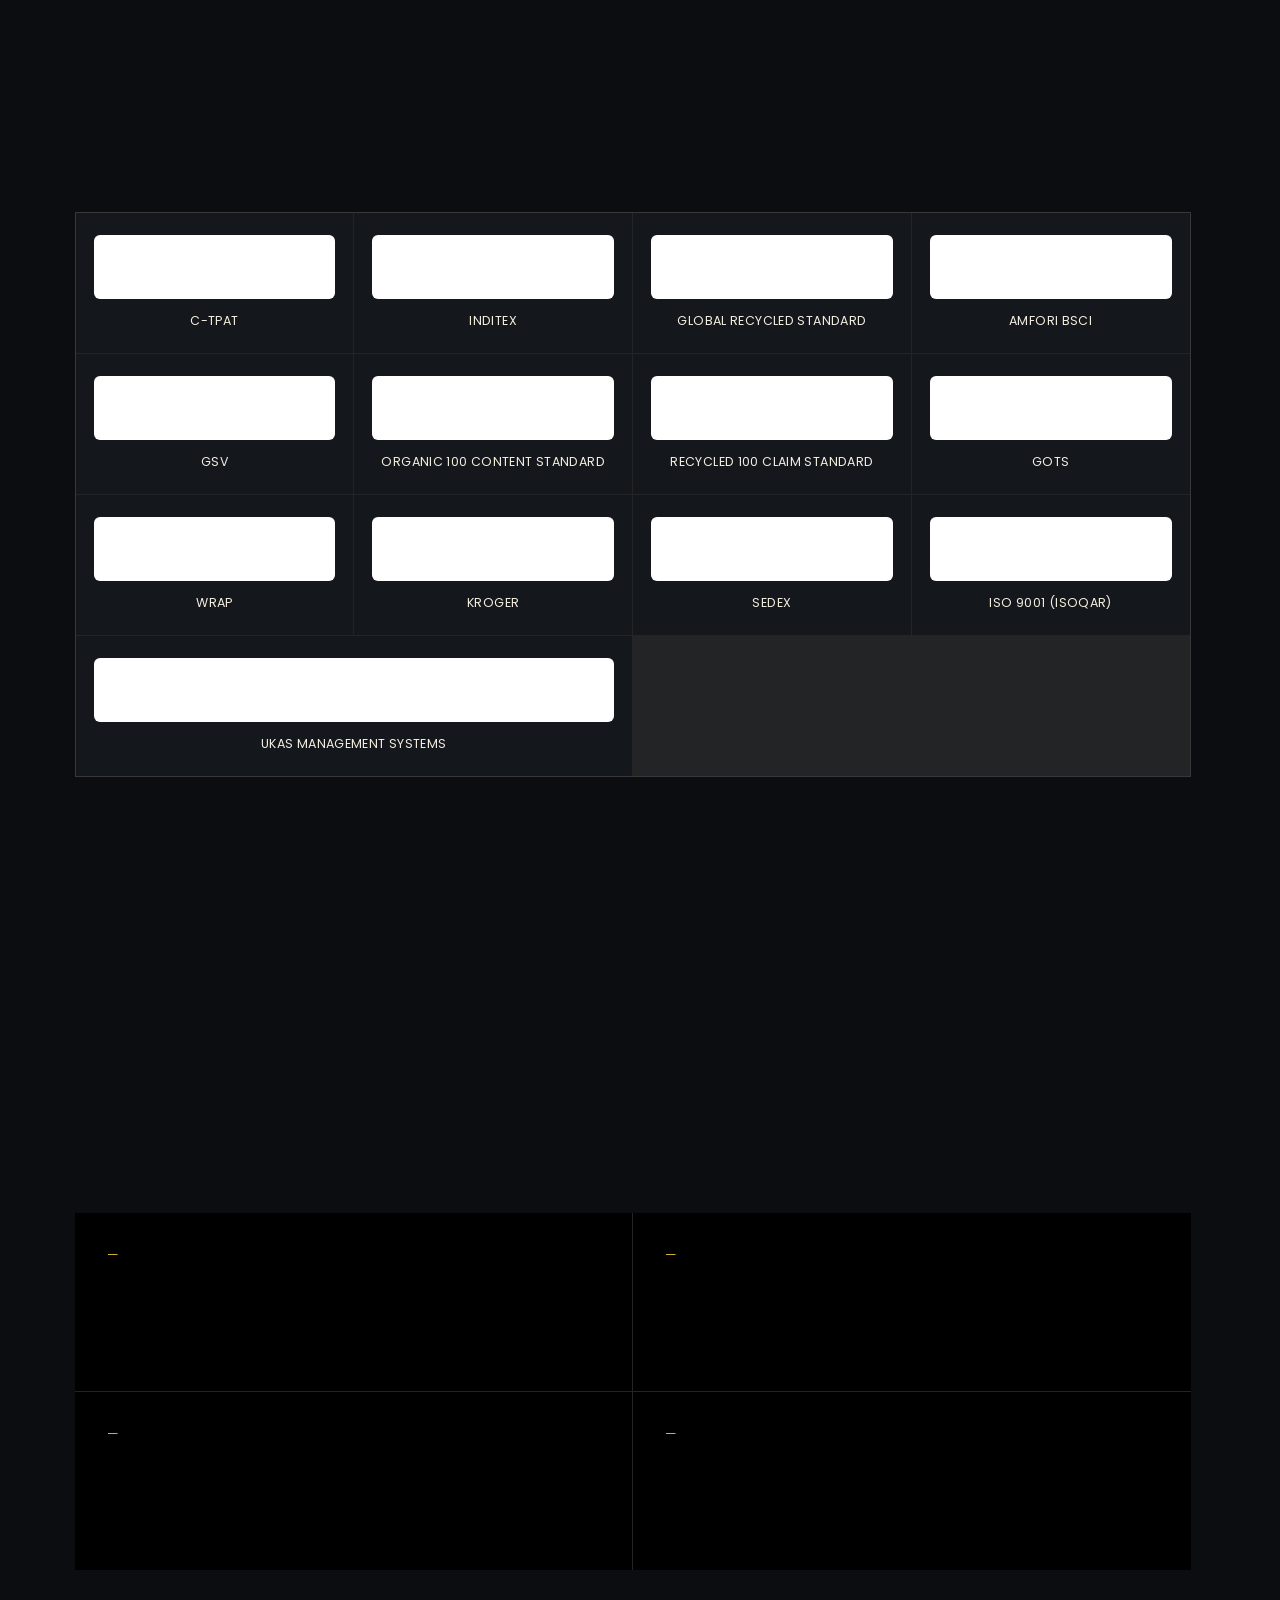
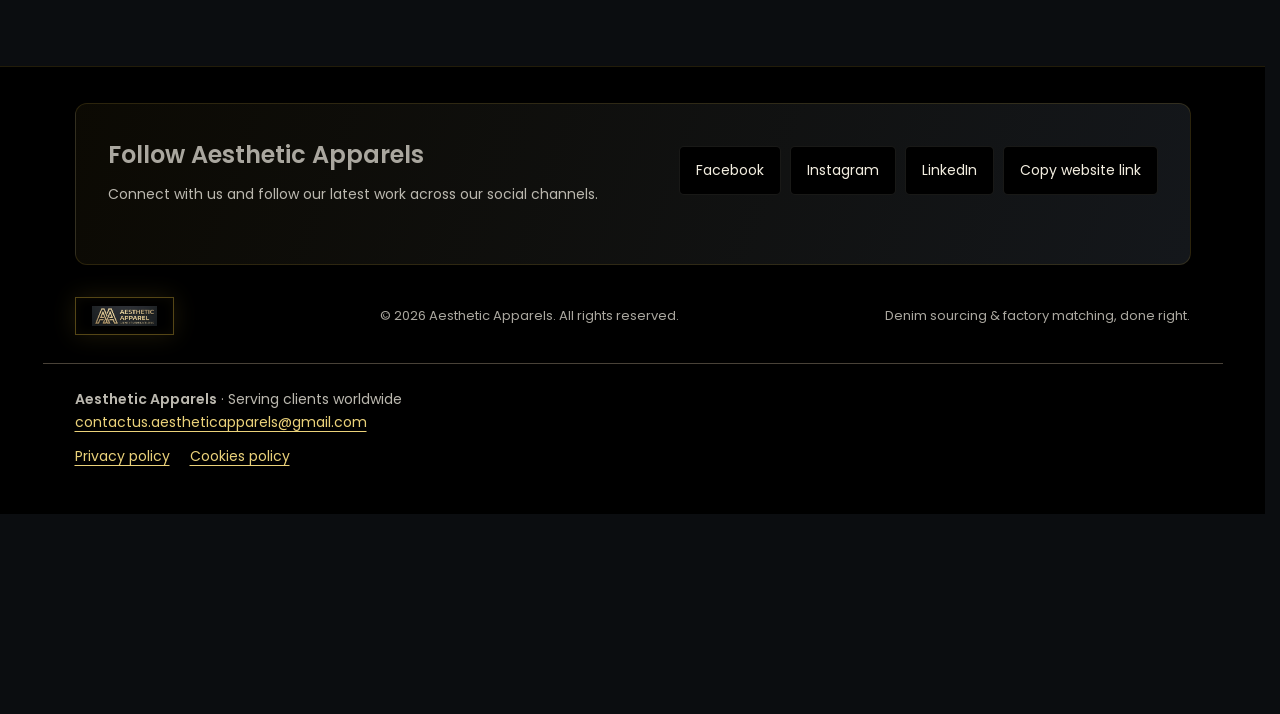
<file: aesthetic-apparels_finished.html>
<!DOCTYPE html><html lang="en"><head><meta charset="utf-8"><meta name="robots" content="index,follow,max-image-preview:large"><meta http-equiv="refresh" content="0;url=index.html"><title>Aesthetic Apparels — Home</title><meta name="description" content="Continue to the Aesthetic Apparels homepage."><link rel="icon" href="assets/favicon.png"><link rel="canonical" href="https://ahyaankhan47.github.io/Aesthetic-Apparels/"></head><body><a href="index.html">Continue to Aesthetic Apparels</a></body></html>
</file>
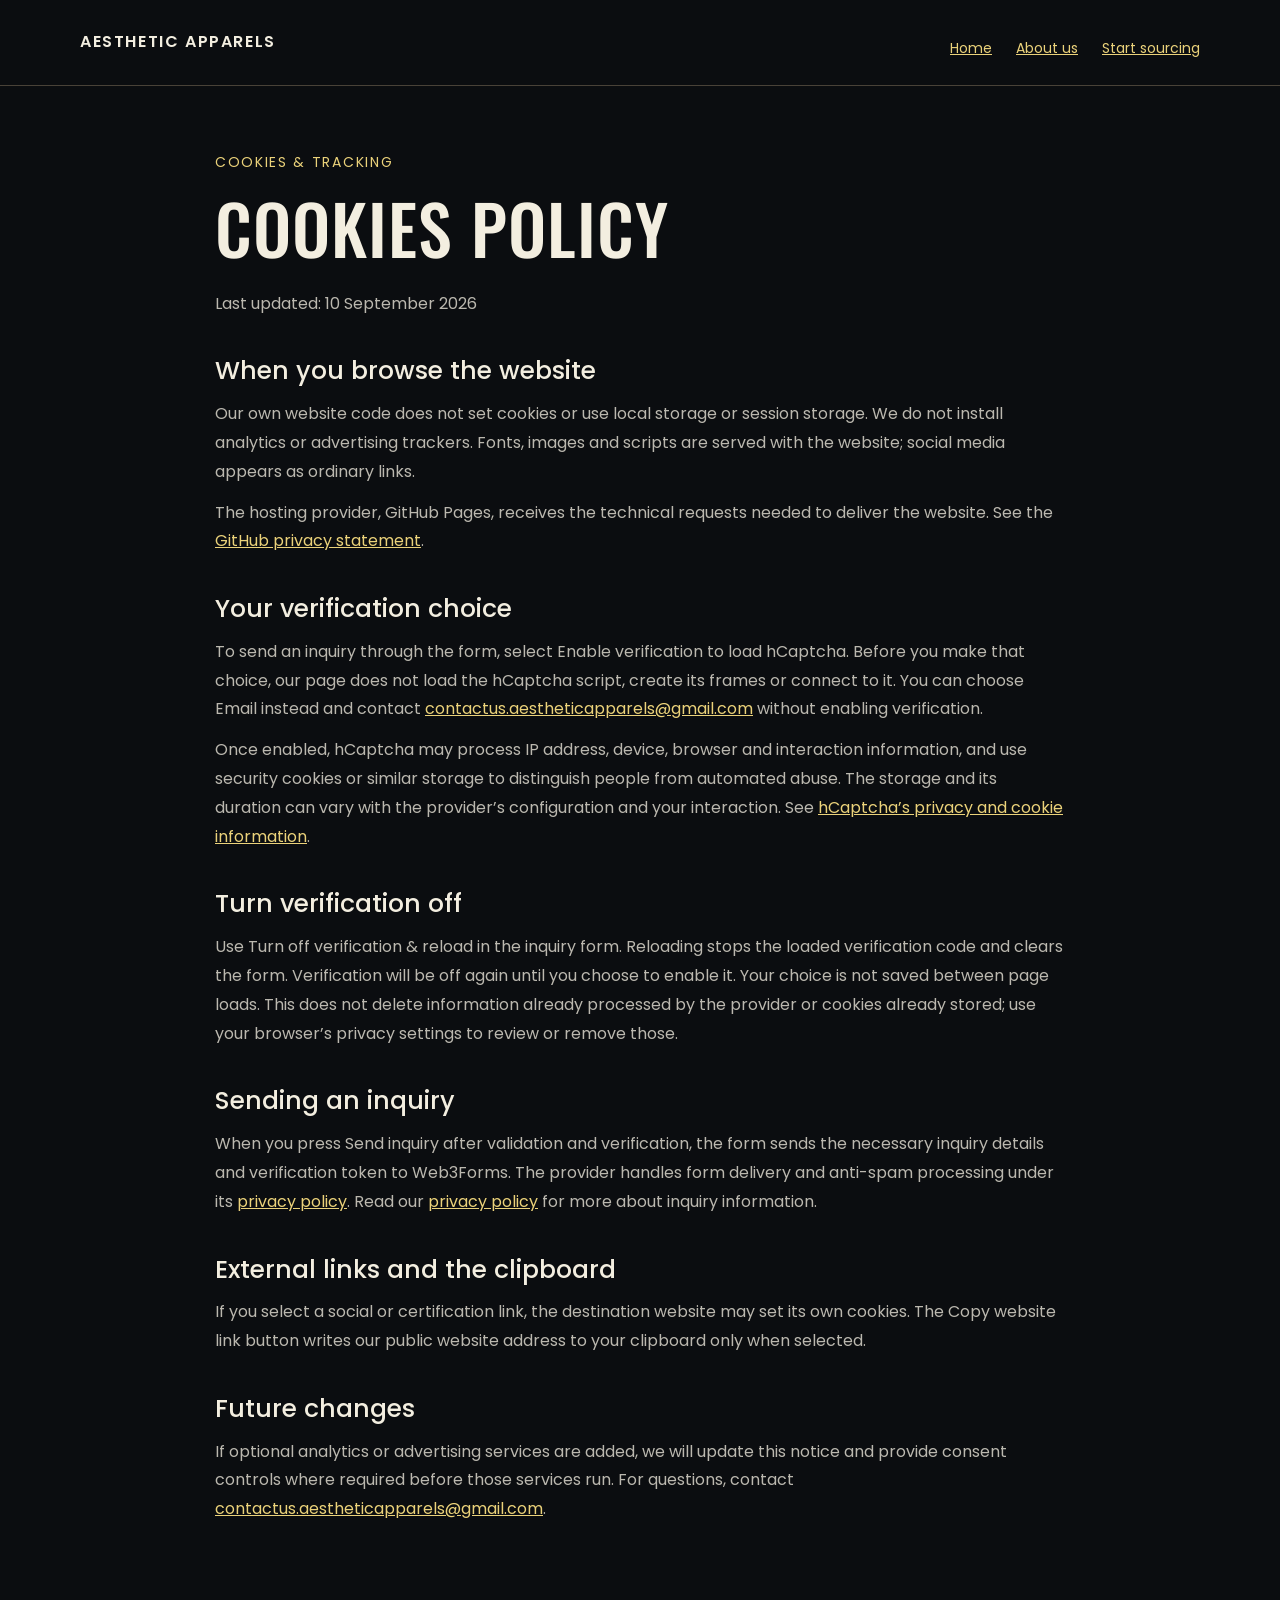
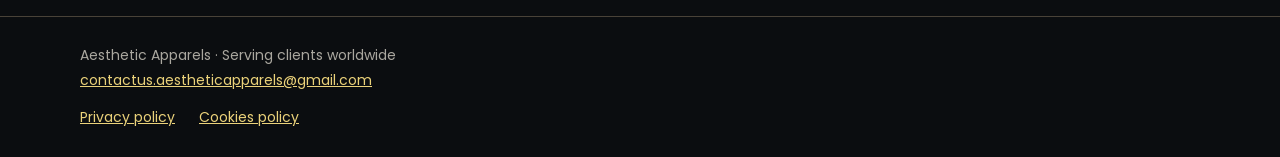
<file: cookies.html>
<!DOCTYPE html><html lang="en"><head><meta charset="utf-8"><meta http-equiv="Content-Security-Policy" content="default-src 'self'; base-uri 'self'; object-src 'none'; form-action https://api.web3forms.com; img-src 'self' data: https://hcaptcha.com https://*.hcaptcha.com; style-src 'self' 'unsafe-inline' https://hcaptcha.com https://*.hcaptcha.com; font-src 'self'; script-src 'self'  https://hcaptcha.com https://*.hcaptcha.com; connect-src https://api.web3forms.com https://hcaptcha.com https://*.hcaptcha.com; frame-src https://hcaptcha.com https://*.hcaptcha.com; upgrade-insecure-requests"><meta name="viewport" content="width=device-width,initial-scale=1"><title>Cookies policy | Aesthetic Apparels</title><meta name="description" content="Cookies, verification choices, third-party services and privacy controls on the Aesthetic Apparels website."><meta name="robots" content="index,follow,max-image-preview:large"><meta name="referrer" content="no-referrer"><link rel="icon" type="image/png" sizes="64x64" href="assets/favicon.png"><link rel="stylesheet" href="assets/fonts.css"><link rel="stylesheet" href="assets/site.css"><link rel="canonical" href="https://ahyaankhan47.github.io/Aesthetic-Apparels/cookies.html"></head><body class="policy-body"><a class="skip-link" href="#main-content">Skip to main content</a><header class="policy-header"><div class="policy-wrap"><a class="policy-brand" href="index.html">Aesthetic Apparels</a><nav class="policy-nav" aria-label="Main navigation"><a href="index.html">Home</a><a href="about.html">About us</a><a href="index.html#inquiry">Start sourcing</a></nav></div></header><main id="main-content" tabindex="-1" class="policy-wrap policy-main">
<div class="policy-kicker">Cookies &amp; tracking</div><h1>Cookies policy</h1><p>Last updated: 10 September 2026</p>
<h2>When you browse the website</h2><p>Our own website code does not set cookies or use local storage or session storage. We do not install analytics or advertising trackers. Fonts, images and scripts are served with the website; social media appears as ordinary links.</p><p>The hosting provider, GitHub Pages, receives the technical requests needed to deliver the website. See the <a href="https://docs.github.com/en/site-policy/privacy-policies/github-general-privacy-statement" target="_blank" rel="noopener noreferrer">GitHub privacy statement</a>.</p>
<h2>Your verification choice</h2><p>To send an inquiry through the form, select Enable verification to load hCaptcha. Before you make that choice, our page does not load the hCaptcha script, create its frames or connect to it. You can choose Email instead and contact <a href="mailto:contactus.aestheticapparels@gmail.com">contactus.aestheticapparels@gmail.com</a> without enabling verification.</p><p>Once enabled, hCaptcha may process IP address, device, browser and interaction information, and use security cookies or similar storage to distinguish people from automated abuse. The storage and its duration can vary with the provider’s configuration and your interaction. See <a href="https://www.hcaptcha.com/privacy" target="_blank" rel="noopener noreferrer">hCaptcha’s privacy and cookie information</a>.</p>
<h2>Turn verification off</h2><p>Use Turn off verification &amp; reload in the inquiry form. Reloading stops the loaded verification code and clears the form. Verification will be off again until you choose to enable it. Your choice is not saved between page loads. This does not delete information already processed by the provider or cookies already stored; use your browser’s privacy settings to review or remove those.</p>
<h2>Sending an inquiry</h2><p>When you press Send inquiry after validation and verification, the form sends the necessary inquiry details and verification token to Web3Forms. The provider handles form delivery and anti-spam processing under its <a href="https://web3forms.com/privacy" target="_blank" rel="noopener noreferrer">privacy policy</a>. Read our <a href="privacy.html">privacy policy</a> for more about inquiry information.</p>
<h2>External links and the clipboard</h2><p>If you select a social or certification link, the destination website may set its own cookies. The Copy website link button writes our public website address to your clipboard only when selected.</p>
<h2>Future changes</h2><p>If optional analytics or advertising services are added, we will update this notice and provide consent controls where required before those services run. For questions, contact <a href="mailto:contactus.aestheticapparels@gmail.com">contactus.aestheticapparels@gmail.com</a>.</p></main><footer><div class="policy-wrap">Aesthetic Apparels · Serving clients worldwide<br><a href="mailto:contactus.aestheticapparels@gmail.com">contactus.aestheticapparels@gmail.com</a><nav class="policy-nav" aria-label="Privacy"><a href="privacy.html">Privacy policy</a><a href="cookies.html">Cookies policy</a></nav></div></footer><script src="assets/site.js"></script></body></html>
</file>
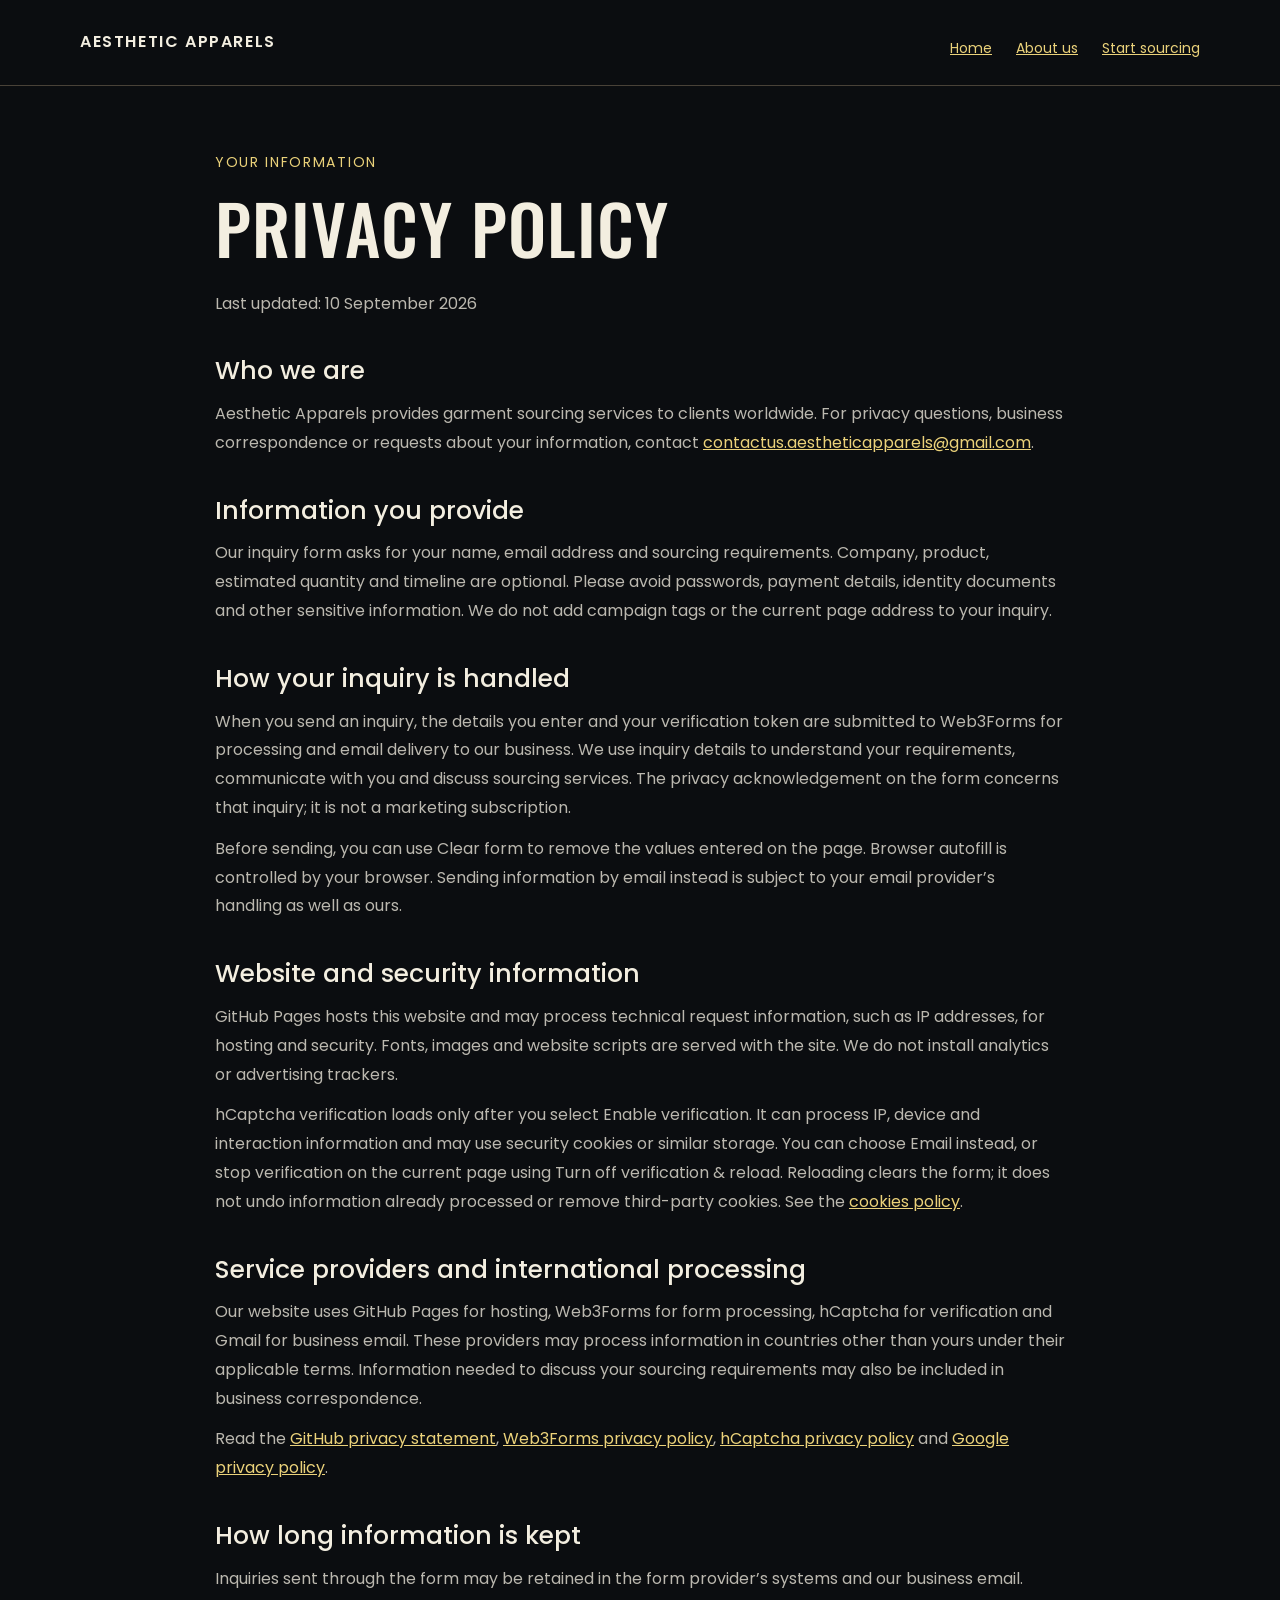
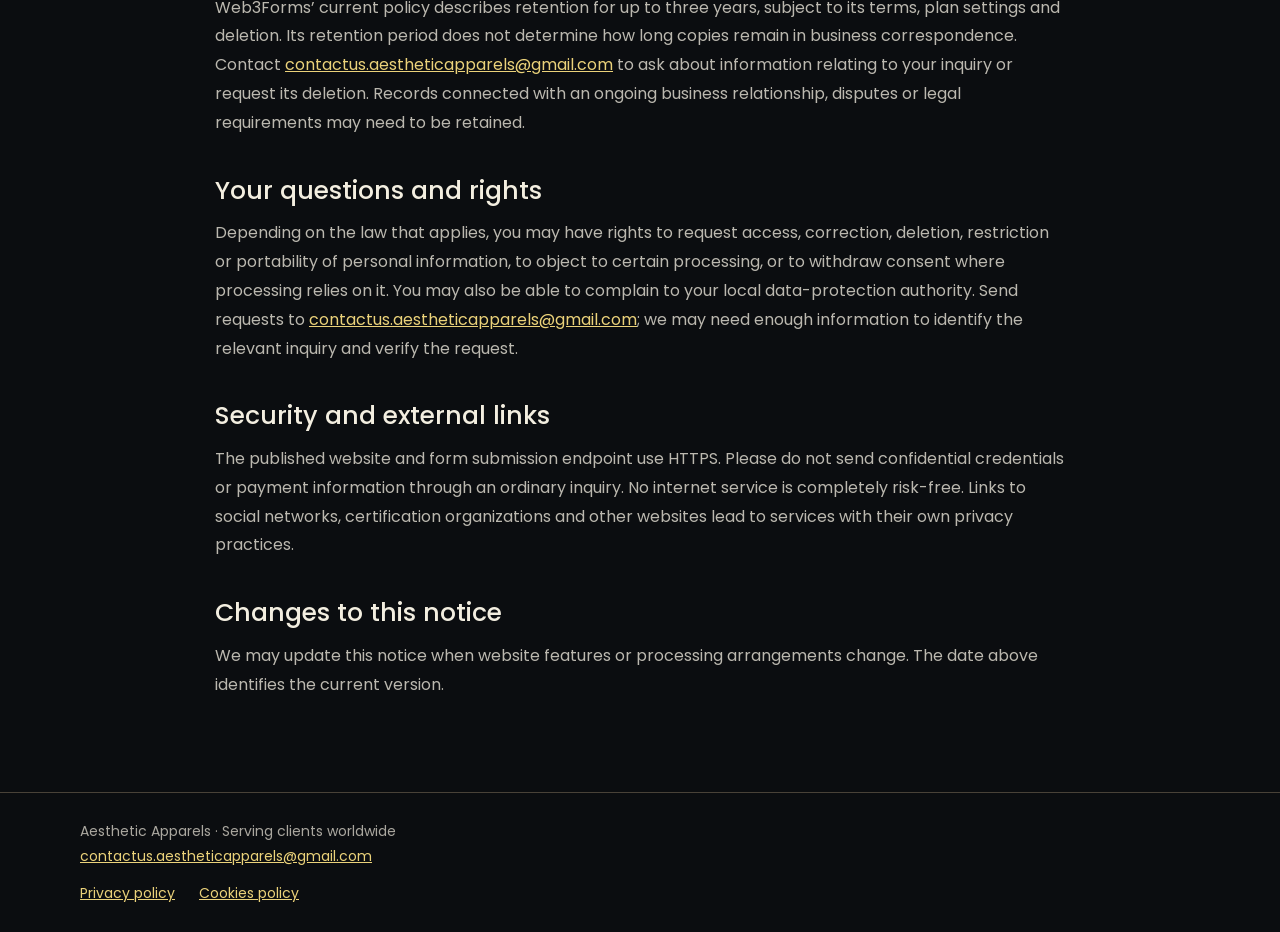
<file: privacy.html>
<!DOCTYPE html><html lang="en"><head><meta charset="utf-8"><meta http-equiv="Content-Security-Policy" content="default-src 'self'; base-uri 'self'; object-src 'none'; form-action https://api.web3forms.com; img-src 'self' data: https://hcaptcha.com https://*.hcaptcha.com; style-src 'self' 'unsafe-inline' https://hcaptcha.com https://*.hcaptcha.com; font-src 'self'; script-src 'self'  https://hcaptcha.com https://*.hcaptcha.com; connect-src https://api.web3forms.com https://hcaptcha.com https://*.hcaptcha.com; frame-src https://hcaptcha.com https://*.hcaptcha.com; upgrade-insecure-requests"><meta name="viewport" content="width=device-width,initial-scale=1"><title>Privacy policy | Aesthetic Apparels</title><meta name="description" content="How Aesthetic Apparels handles inquiry details, service-provider processing and privacy requests."><meta name="robots" content="index,follow,max-image-preview:large"><meta name="referrer" content="no-referrer"><link rel="icon" type="image/png" sizes="64x64" href="assets/favicon.png"><link rel="stylesheet" href="assets/fonts.css"><link rel="stylesheet" href="assets/site.css"><link rel="canonical" href="https://ahyaankhan47.github.io/Aesthetic-Apparels/privacy.html"></head><body class="policy-body"><a class="skip-link" href="#main-content">Skip to main content</a><header class="policy-header"><div class="policy-wrap"><a class="policy-brand" href="index.html">Aesthetic Apparels</a><nav class="policy-nav" aria-label="Main navigation"><a href="index.html">Home</a><a href="about.html">About us</a><a href="index.html#inquiry">Start sourcing</a></nav></div></header><main id="main-content" tabindex="-1" class="policy-wrap policy-main">
<div class="policy-kicker">Your information</div><h1>Privacy policy</h1><p>Last updated: 10 September 2026</p>
<h2>Who we are</h2><p>Aesthetic Apparels provides garment sourcing services to clients worldwide. For privacy questions, business correspondence or requests about your information, contact <a href="mailto:contactus.aestheticapparels@gmail.com">contactus.aestheticapparels@gmail.com</a>.</p>
<h2>Information you provide</h2><p>Our inquiry form asks for your name, email address and sourcing requirements. Company, product, estimated quantity and timeline are optional. Please avoid passwords, payment details, identity documents and other sensitive information. We do not add campaign tags or the current page address to your inquiry.</p>
<h2>How your inquiry is handled</h2><p>When you send an inquiry, the details you enter and your verification token are submitted to Web3Forms for processing and email delivery to our business. We use inquiry details to understand your requirements, communicate with you and discuss sourcing services. The privacy acknowledgement on the form concerns that inquiry; it is not a marketing subscription.</p><p>Before sending, you can use Clear form to remove the values entered on the page. Browser autofill is controlled by your browser. Sending information by email instead is subject to your email provider’s handling as well as ours.</p>
<h2>Website and security information</h2><p>GitHub Pages hosts this website and may process technical request information, such as IP addresses, for hosting and security. Fonts, images and website scripts are served with the site. We do not install analytics or advertising trackers.</p><p>hCaptcha verification loads only after you select Enable verification. It can process IP, device and interaction information and may use security cookies or similar storage. You can choose Email instead, or stop verification on the current page using Turn off verification &amp; reload. Reloading clears the form; it does not undo information already processed or remove third-party cookies. See the <a href="cookies.html">cookies policy</a>.</p>
<h2>Service providers and international processing</h2><p>Our website uses GitHub Pages for hosting, Web3Forms for form processing, hCaptcha for verification and Gmail for business email. These providers may process information in countries other than yours under their applicable terms. Information needed to discuss your sourcing requirements may also be included in business correspondence.</p><p>Read the <a href="https://docs.github.com/en/site-policy/privacy-policies/github-general-privacy-statement" target="_blank" rel="noopener noreferrer">GitHub privacy statement</a>, <a href="https://web3forms.com/privacy" target="_blank" rel="noopener noreferrer">Web3Forms privacy policy</a>, <a href="https://www.hcaptcha.com/privacy" target="_blank" rel="noopener noreferrer">hCaptcha privacy policy</a> and <a href="https://policies.google.com/privacy" target="_blank" rel="noopener noreferrer">Google privacy policy</a>.</p>
<h2>How long information is kept</h2><p>Inquiries sent through the form may be retained in the form provider’s systems and our business email. Web3Forms’ current policy describes retention for up to three years, subject to its terms, plan settings and deletion. Its retention period does not determine how long copies remain in business correspondence. Contact <a href="mailto:contactus.aestheticapparels@gmail.com">contactus.aestheticapparels@gmail.com</a> to ask about information relating to your inquiry or request its deletion. Records connected with an ongoing business relationship, disputes or legal requirements may need to be retained.</p>
<h2>Your questions and rights</h2><p>Depending on the law that applies, you may have rights to request access, correction, deletion, restriction or portability of personal information, to object to certain processing, or to withdraw consent where processing relies on it. You may also be able to complain to your local data-protection authority. Send requests to <a href="mailto:contactus.aestheticapparels@gmail.com">contactus.aestheticapparels@gmail.com</a>; we may need enough information to identify the relevant inquiry and verify the request.</p>
<h2>Security and external links</h2><p>The published website and form submission endpoint use HTTPS. Please do not send confidential credentials or payment information through an ordinary inquiry. No internet service is completely risk-free. Links to social networks, certification organizations and other websites lead to services with their own privacy practices.</p>
<h2>Changes to this notice</h2><p>We may update this notice when website features or processing arrangements change. The date above identifies the current version.</p></main><footer><div class="policy-wrap">Aesthetic Apparels · Serving clients worldwide<br><a href="mailto:contactus.aestheticapparels@gmail.com">contactus.aestheticapparels@gmail.com</a><nav class="policy-nav" aria-label="Privacy"><a href="privacy.html">Privacy policy</a><a href="cookies.html">Cookies policy</a></nav></div></footer><script src="assets/site.js"></script></body></html>
</file>
<file: assets/index-e89dfb52f7be.css>
:root{
    --bg:#0B0D10;
    --bg-panel:#14171B;
    --bg-panel-2:#191D22;
    --gold:#D4AF37;
    --gold-light:#EBD27A;
    --gold-deep:#9C7A2E;
    --steel:#4A6178;
    --cream:#F3EEE0;
    --dim:rgba(243,238,224,0.64);
    --dim-2:rgba(243,238,224,0.42);
    --line:rgba(212,175,55,0.16);
    --line-soft:rgba(243,238,224,0.10);
  }
  *{box-sizing:border-box;margin:0;padding:0;}
  html{scroll-behavior:smooth;}
  body{
    background:var(--bg);
    color:var(--cream);
    font-family:'Poppins',sans-serif;
    line-height:1.6;
    -webkit-font-smoothing:antialiased;
    position:relative;
  }
  /* film grain overlay for premium texture */
  body::before{
    content:'';position:fixed;inset:0;z-index:1;pointer-events:none;
    opacity:0.05;mix-blend-mode:overlay;
    background-image:url("data:image/svg+xml,%3Csvg xmlns='http://www.w3.org/2000/svg' width='120' height='120'%3E%3Cfilter id='n'%3E%3CfeTurbulence type='fractalNoise' baseFrequency='0.9' numOctaves='2' stitchTiles='stitch'/%3E%3C/filter%3E%3Crect width='100%25' height='100%25' filter='url(%23n)'/%3E%3C/svg%3E");
  }
  h1,h2,.display{
    font-family:'Oswald',sans-serif;
    text-transform:uppercase;
    letter-spacing:0.02em;
    color:var(--cream);
  }
  h3,.mono{font-family:'Poppins',sans-serif;}
  a{color:inherit;}
  img{max-width:100%;display:block;}
  .wrap{max-width:1180px;margin:0 auto;padding:0 32px;position:relative;z-index:2;}
  section{position:relative;z-index:2;}

  .gold-text{
    background:linear-gradient(100deg, var(--gold-deep), var(--gold-light) 45%, var(--gold) 75%);
    -webkit-background-clip:text;background-clip:text;color:transparent;
  }

  .stitch{
    height:1px;
    background-image:repeating-linear-gradient(90deg, var(--gold-deep) 0 10px, transparent 10px 18px);
    opacity:0.45;position:relative;z-index:2;
  }

  /* header */
  header{
    position:sticky;top:0;z-index:50;
    background:rgba(11,13,16,0.86);
    backdrop-filter:blur(10px);
    border-bottom:1px solid var(--line);
  }
  .nav{display:flex;align-items:center;justify-content:space-between;padding:18px 0;}
  .brand{display:flex;align-items:center;gap:10px;}
  .logo-badge{
    background:#000;
    padding:8px 16px;
    display:flex;align-items:center;
    border:1px solid rgba(212,175,55,0.4);
    box-shadow:0 0 24px rgba(212,175,55,0.14), inset 0 0 12px rgba(212,175,55,0.05);
  }
  .logo-badge img{height:32px;width:auto;display:block;}
  .logo-badge.small img{height:20px;}
  .navlinks{display:flex;gap:36px;font-size:14px;letter-spacing:0.03em;}
  .navlinks a{text-decoration:none;color:var(--cream);opacity:0.65;transition:opacity .2s;}
  .navlinks a:hover,.navlinks a:focus-visible{opacity:1;}
  .nav-cta{
    background:linear-gradient(135deg, var(--gold-deep), var(--gold));
    color:#151208;
    padding:10px 22px;font-size:13px;letter-spacing:0.05em;font-weight:600;
    text-transform:uppercase;text-decoration:none;border:1px solid var(--gold);
    box-shadow:0 0 20px rgba(212,175,55,0.25);
    transition:box-shadow .25s, transform .2s;
  }
  .nav-cta:hover{box-shadow:0 0 30px rgba(212,175,55,0.5);transform:translateY(-1px);}

  /* hero with bold logo watermark + lighting */
  .hero{
    padding:110px 0 90px;
    display:grid;grid-template-columns:1.1fr 0.9fr;gap:60px;align-items:center;
    overflow:hidden;
    background:
      radial-gradient(ellipse 900px 500px at 15% 0%, rgba(212,175,55,0.14), transparent 60%),
      radial-gradient(ellipse 700px 500px at 100% 100%, rgba(74,97,120,0.14), transparent 60%);
  }
  .hero-mark{
    position:absolute;
    right:-6%;
    top:50%;
    transform:translateY(-50%);
    width:52%;
    max-width:640px;
    opacity:0.9;
    mix-blend-mode:screen;
    z-index:1;
    -webkit-mask-image:radial-gradient(ellipse 70% 70% at 60% 50%, black 45%, transparent 85%);
    mask-image:radial-gradient(ellipse 70% 70% at 60% 50%, black 45%, transparent 85%);
    pointer-events:none;
  }
  .eyebrow{
    font-family:'Poppins',sans-serif;
    font-size:12px;letter-spacing:0.14em;text-transform:uppercase;
    color:var(--gold);margin-bottom:18px;display:flex;align-items:center;gap:10px;
  }
  .eyebrow::before{content:'';width:24px;height:1px;background:var(--gold);}
  .hero h1{
    font-size:clamp(38px,5.4vw,64px);
    line-height:1.02;font-weight:600;margin-bottom:22px;
    text-shadow:0 0 40px rgba(212,175,55,0.15);
  }
  .hero p.lede{font-size:17px;max-width:46ch;color:var(--dim);margin-bottom:32px;}
  .hero-ctas{display:flex;gap:16px;flex-wrap:wrap;}
  .btn-primary{
    background:linear-gradient(135deg, var(--gold-deep), var(--gold));
    color:#151208;padding:15px 30px;font-size:14px;letter-spacing:0.04em;
    font-weight:600;text-transform:uppercase;text-decoration:none;border:1px solid var(--gold);
    box-shadow:0 0 24px rgba(212,175,55,0.3);transition:box-shadow .25s, transform .2s;
  }
  .btn-primary:hover{box-shadow:0 0 40px rgba(212,175,55,0.55);transform:translateY(-2px);}
  .btn-ghost{
    padding:15px 30px;font-size:14px;letter-spacing:0.04em;text-transform:uppercase;
    text-decoration:none;color:var(--cream);border:1px solid var(--line-soft);
    transition:border-color .2s, background .2s;
  }
  .btn-ghost:hover{border-color:var(--gold);background:rgba(212,175,55,0.06);}

  .hero-tag{
    background:var(--bg-panel);
    padding:36px;position:relative;z-index:2;
    border:1px solid var(--line);
    box-shadow:0 20px 60px rgba(0,0,0,0.45), 0 0 0 1px rgba(212,175,55,0.04);
  }
  .hero-tag::before{
    content:'';position:absolute;inset:8px;
    border:1px dashed rgba(212,175,55,0.18);pointer-events:none;
  }
  .hero-tag .tag-row{
    display:flex;justify-content:space-between;
    font-family:'Poppins',sans-serif;font-size:12px;
    padding:10px 0;border-bottom:1px solid var(--line-soft);letter-spacing:0.03em;
  }
  .hero-tag .tag-row:last-child{border-bottom:none;}
  .hero-tag .tag-row span:first-child{opacity:0.5;text-transform:uppercase;}
  .hero-tag h3{color:var(--gold);font-size:13px;letter-spacing:0.1em;margin-bottom:16px;}

  /* trust bar */
  .trust{
    background:linear-gradient(90deg, #000 0%, #151208 50%, #000 100%);
    padding:22px 0 26px;border-top:1px solid var(--line);border-bottom:1px solid var(--line);
    overflow:hidden;
  }
  .trust-label{
    text-align:center;font-family:'Poppins',sans-serif;font-size:11.5px;
    letter-spacing:0.12em;text-transform:uppercase;color:var(--dim-2);margin-bottom:16px;
  }
  .marquee{
    width:100%;overflow:hidden;
    -webkit-mask-image:linear-gradient(90deg, transparent, black 8%, black 92%, transparent);
    mask-image:linear-gradient(90deg, transparent, black 8%, black 92%, transparent);
  }
  .marquee-track{
    display:flex;width:max-content;gap:14px;
    animation:marquee-scroll 42s linear infinite;
  }
  .marquee:hover .marquee-track{animation-play-state:paused;}
  @keyframes marquee-scroll{
    from{transform:translateX(0);}
    to{transform:translateX(-50%);}
  }
  .brand-pill{
    flex:0 0 auto;
    display:flex;align-items:center;
    padding:11px 22px;
    background:var(--bg-panel);
    border:1px solid var(--line);
    color:var(--cream);
    font-family:'Poppins',sans-serif;
    font-size:15px;letter-spacing:0.03em;text-transform:uppercase;
    white-space:nowrap;
  }

  section.pad{padding:96px 0;}
  .section-head{max-width:640px;margin-bottom:52px;}
  .section-head .eyebrow{margin-bottom:14px;}
  .section-head h2{font-size:clamp(28px,3.4vw,40px);font-weight:600;line-height:1.1;}
  .section-head p{margin-top:16px;font-size:16px;color:var(--dim);max-width:56ch;}

  .about{display:grid;grid-template-columns:1fr 1fr;gap:60px;align-items:start;}
  .about p{font-size:16px;margin-bottom:16px;color:var(--dim);}
  .about .callout{
    border-left:3px solid var(--gold);padding:18px 24px;
    background:var(--bg-panel);font-size:15px;box-shadow:0 12px 30px rgba(0,0,0,0.3);
  }

  .process-list{border-top:1px solid var(--line-soft);}
  .process-item{
    display:grid;grid-template-columns:80px 1fr 1.4fr;gap:24px;
    padding:30px 0;border-bottom:1px solid var(--line-soft);align-items:baseline;
    transition:background .2s;
  }
  .process-item:hover{background:rgba(212,175,55,0.03);}
  .process-item .num{font-family:'Poppins',sans-serif;font-size:14px;color:var(--gold);}
  .process-item h3{font-size:19px;font-weight:600;text-transform:none;letter-spacing:0;}
  .process-item p{font-size:15px;color:var(--dim);}

  .specs-grid{display:grid;grid-template-columns:repeat(3,1fr);gap:1px;background:var(--line-soft);border:1px solid var(--line-soft);}
  .spec-card{background:var(--bg-panel);padding:28px;transition:box-shadow .25s, transform .25s;}
  .spec-card:hover{box-shadow:inset 0 0 0 1px rgba(212,175,55,0.35), 0 0 30px rgba(212,175,55,0.08);transform:translateY(-2px);}
  .spec-card .spec-label{font-family:'Poppins',sans-serif;font-size:11px;color:var(--gold);letter-spacing:0.1em;text-transform:uppercase;margin-bottom:10px;}
  .spec-card h3{font-size:20px;font-weight:600;margin-bottom:12px;text-transform:none;letter-spacing:0;}
  .spec-card ul{list-style:none;font-size:14px;}
  .spec-card li{display:flex;justify-content:space-between;padding:7px 0;border-top:1px solid var(--line-soft);font-family:'Poppins',sans-serif;font-size:12.5px;color:var(--dim);}
  .spec-card li:first-of-type{border-top:none;}
  .spec-card li span:last-child{color:var(--gold-light);}

  .certs-intro{font-size:16px;color:var(--dim);max-width:60ch;margin-bottom:44px;}
  .certs-grid{
    display:grid;grid-template-columns:repeat(4,1fr);gap:1px;
    background:var(--line-soft);border:1px solid var(--line-soft);
  }
  .cert-badge{
    background:var(--bg-panel);padding:22px 18px;
    display:flex;flex-direction:column;align-items:center;justify-content:center;
    text-align:center;gap:12px;transition:box-shadow .25s;
  }
  .cert-badge:hover{box-shadow:inset 0 0 0 1px rgba(212,175,55,0.35);}
  .cert-badge .logo-plate{
    background:#fff;border-radius:6px;padding:10px 14px;
    display:flex;align-items:center;justify-content:center;
    width:100%;height:64px;box-sizing:border-box;
  }
  .cert-badge .logo-plate img{
    max-width:100%;max-height:44px;width:auto;height:auto;display:block;object-fit:contain;
  }
  .cert-badge .check{
    width:26px;height:26px;border-radius:50%;
    border:1px solid var(--gold);color:var(--gold);
    display:flex;align-items:center;justify-content:center;
    font-size:14px;font-family:'Poppins',sans-serif;
  }
  .cert-badge .cname{
    font-family:'Poppins',sans-serif;font-size:12.5px;letter-spacing:0.03em;
    text-transform:uppercase;color:var(--cream);
  }

  .why-grid{display:grid;grid-template-columns:repeat(2,1fr);gap:1px;background:var(--line-soft);}
  .why-card{background:#000;padding:32px;transition:box-shadow .25s;}
  .why-card:hover{box-shadow:inset 0 0 0 1px rgba(212,175,55,0.3);}
  .why-card .n{font-family:'Poppins',sans-serif;color:var(--gold);font-size:13px;margin-bottom:10px;}
  .why-card h3{color:var(--cream);font-size:18px;font-weight:600;text-transform:none;letter-spacing:0;margin-bottom:8px;}
  .why-card p{font-size:14.5px;color:var(--dim);}

  .contact{display:grid;grid-template-columns:0.9fr 1.1fr;gap:60px;}
  .contact-info h2{font-size:clamp(28px,3.4vw,38px);font-weight:600;margin-bottom:18px;}
  .contact-info p{color:var(--dim);margin-bottom:24px;max-width:42ch;}
  .contact-info .detail{
    font-family:'Poppins',sans-serif;font-size:13.5px;
    padding:12px 0;border-top:1px solid var(--line-soft);
    display:flex;justify-content:space-between;gap:12px;max-width:360px;
  }
  .contact-info .detail a{min-width:0;overflow-wrap:anywhere;text-align:right;}
  form{background:var(--bg-panel);padding:36px;border:1px solid var(--line);box-shadow:0 30px 80px rgba(0,0,0,0.5);}
  .form-row{display:grid;grid-template-columns:1fr 1fr;gap:16px;margin-bottom:16px;}
  label{display:block;font-size:11px;letter-spacing:0.08em;text-transform:uppercase;color:var(--dim);margin-bottom:6px;font-family:'Poppins',sans-serif;}
  input,select,textarea{
    width:100%;border:1px solid var(--line-soft);background:#000;
    padding:12px 14px;font-family:'Poppins',sans-serif;font-size:14px;color:var(--cream);
  }
  input:focus,select:focus,textarea:focus{outline:2px solid var(--gold);outline-offset:1px;border-color:var(--gold);}
  textarea{min-height:100px;resize:vertical;}
  .full{grid-column:1/-1;}
  .submit-btn{
    background:linear-gradient(135deg, var(--gold-deep), var(--gold));
    color:#151208;border:1px solid var(--gold);
    padding:14px 30px;font-size:13px;letter-spacing:0.06em;font-weight:600;text-transform:uppercase;
    cursor:pointer;width:100%;box-shadow:0 0 24px rgba(212,175,55,0.25);transition:box-shadow .25s;
  }
  .submit-btn:hover{box-shadow:0 0 36px rgba(212,175,55,0.5);}
  .submit-btn:disabled{cursor:not-allowed;opacity:0.72;box-shadow:none;}
  .form-note{font-size:12px;color:var(--dim-2);margin-top:12px;text-align:center;overflow-wrap:anywhere;}
  .field-help{font-size:11px;color:var(--dim-2);margin-top:5px;}
  .consent-row{
    display:flex;align-items:flex-start;gap:10px;
    padding:12px 0 4px;color:var(--dim);font-size:12px;
  }
  .consent-row input{width:auto;margin-top:3px;accent-color:var(--gold);}
  .consent-row label{
    margin:0;font-family:'Poppins',sans-serif;font-size:12px;
    letter-spacing:0;text-transform:none;color:var(--dim);line-height:1.5;
  }
  .captcha-wrap{margin:14px 0 4px;min-height:78px;}
  .share-panel{
    margin-top:28px;padding:22px;background:var(--bg-panel);
    border:1px solid var(--line);box-shadow:0 16px 36px rgba(0,0,0,0.25);
  }
  .share-panel h3{font-size:17px;margin-bottom:5px;text-transform:none;letter-spacing:0;}
  .share-panel p{font-size:13px;margin-bottom:14px;}
  .share-buttons{display:flex;gap:9px;flex-wrap:wrap;}
  .share-btn{
    appearance:none;background:#000;border:1px solid var(--line-soft);color:var(--cream);
    padding:9px 12px;font-family:'Poppins',sans-serif;font-size:12px;
    text-decoration:none;cursor:pointer;transition:border-color .2s,background .2s;
  }
  .share-btn:hover,.share-btn:focus-visible{border-color:var(--gold);background:rgba(212,175,55,0.07);}
  .share-status{font-size:11px!important;color:var(--gold)!important;margin:10px 0 0!important;min-height:17px;}
  .contact-info .detail a{color:var(--gold-light);text-decoration:none;}
  .contact-info .detail a:hover{text-decoration:underline;}

  footer{border-top:1px solid var(--line);padding:36px 0;background:#000;}

  @media (max-width:860px){
    .hero{grid-template-columns:1fr;padding-top:64px;}
    .hero-mark{width:80%;opacity:0.5;right:-20%;}
    .navlinks{display:none;}
    .about{grid-template-columns:1fr;}
    .process-item{grid-template-columns:50px 1fr;}
    .process-item p{grid-column:1/-1;}
    .specs-grid{grid-template-columns:1fr;}
    .certs-grid{grid-template-columns:repeat(2,1fr);}
    .why-grid{grid-template-columns:1fr;}
    .contact{grid-template-columns:1fr;}
    .form-row{grid-template-columns:1fr;}
  }

  .reveal{
    opacity:0;
    transform:translateY(26px);
    transition:opacity .85s cubic-bezier(.16,.8,.24,1), transform .85s cubic-bezier(.16,.8,.24,1);
    will-change:opacity, transform;
  }
  .reveal.reveal-heading{transform:translateY(34px);transition-duration:1s;}
  .reveal.in-view{opacity:1;transform:translateY(0);}
  @media (prefers-reduced-motion: reduce){
    .reveal{opacity:1;transform:none;transition:none;}
  }

  /* Linked certification logos and cursor-adjacent descriptions. */
  a.cert-badge{text-decoration:none;cursor:pointer;}
  a.cert-badge:focus-visible{
    outline:2px solid var(--gold-light);outline-offset:-3px;
    box-shadow:inset 0 0 0 1px rgba(212,175,55,0.35);
  }
  .cert-tooltip{
    position:fixed;z-index:1000;left:0;top:0;
    width:max-content;max-width:min(320px,calc(100vw - 24px));
    padding:12px 16px;border:1px solid rgba(212,175,55,0.55);border-radius:8px;
    background:var(--bg-panel);color:var(--cream);
    box-shadow:0 8px 28px rgba(0,0,0,0.45);
    font-family:'Poppins',sans-serif;font-size:14px;font-weight:400;
    line-height:1.5;letter-spacing:0;text-transform:none;text-align:left;
    overflow-wrap:break-word;pointer-events:auto;
  }
  .cert-tooltip[hidden]{display:none;}

  .share-footer{margin-bottom:32px;}
  .share-footer .share-panel{margin:0;padding:32px;background:linear-gradient(110deg,rgba(212,175,55,.055),#14171b);display:grid;grid-template-columns:minmax(0,1fr) auto;gap:0 32px;align-items:center;border-radius:12px;}
  .share-footer .share-panel h3{font-size:24px;font-weight:600;}
  .share-footer .share-panel>p:not(.share-status){grid-column:1;margin:4px 0 0;color:var(--dim);font-size:14px;}
  .share-footer .share-buttons{grid-column:2;grid-row:1/3;justify-content:flex-end;}
  .share-footer .share-btn{padding:12px 16px;font-size:14px;border-radius:5px;}
  .share-footer .share-status{grid-column:1/-1;}
  @media(max-width:860px){.share-footer .share-panel{grid-template-columns:1fr;padding:24px;}.share-footer .share-buttons{grid-column:1;grid-row:auto;justify-content:flex-start;margin-top:22px;}}

/* Inquiry popup: shared by the home and About pages. */
html{scrollbar-gutter:stable;}
html.inquiry-is-open,html.inquiry-is-open body{overflow:hidden;}
.inquiry-overlay{
  --inquiry-panel:#14171b;--inquiry-text:#f3eee0;--inquiry-muted:rgba(243,238,224,.68);
  position:fixed;inset:0;z-index:10000;display:grid;place-items:center;
  padding:20px;background:rgba(5,7,10,.52);
  -webkit-backdrop-filter:blur(4px);backdrop-filter:blur(4px);
}
.inquiry-overlay[hidden]{display:none!important;}
.inquiry-overlay:not([hidden]){animation:inquiry-backdrop-in 280ms ease-out both;}
.inquiry-overlay:not([hidden]) .inquiry-dialog{animation:inquiry-pop-in 420ms cubic-bezier(.16,1,.3,1) both;transform-origin:50% 45%;}
@keyframes inquiry-backdrop-in{from{opacity:0;}to{opacity:1;}}
@keyframes inquiry-pop-in{
  from{opacity:0;transform:translateY(16px) scale(.97);}
  to{opacity:1;transform:none;}
}
.inquiry-dialog{
  width:min(740px,100%);max-height:calc(100vh - 40px);max-height:calc(100dvh - 40px);
  display:flex;flex-direction:column;overflow:hidden;min-width:0;
  color:var(--inquiry-text);background:var(--inquiry-panel);
  border:1px solid rgba(212,175,55,.35);border-radius:18px;
  box-shadow:0 32px 100px rgba(0,0,0,.55),0 0 0 1px rgba(255,255,255,.025);
  font-family:'Poppins',sans-serif;line-height:1.6;
}
.inquiry-dialog .inquiry-heading{
  position:relative;flex:none;padding:28px 76px 24px 32px;
  border-bottom:1px solid rgba(212,175,55,.18);
  background:linear-gradient(115deg,rgba(212,175,55,.065),transparent 72%);
}
.inquiry-dialog .inquiry-eyebrow{
  margin:0 0 10px;color:#d4af37;font:600 12px/1.3 'Poppins',sans-serif;
  letter-spacing:.14em;text-transform:uppercase;
}
.inquiry-dialog h2{
  margin:0;font:600 clamp(26px,3vw,34px)/1.15 'Poppins',sans-serif;
  letter-spacing:-.035em;text-transform:none;color:var(--inquiry-text);
}
.inquiry-dialog h2:focus{outline:none;}
.inquiry-close{
  position:absolute;top:24px;right:24px;width:40px;height:40px;
  display:grid;place-items:center;padding:0;appearance:none;cursor:pointer;
  border:1px solid rgba(243,238,224,.16);border-radius:50%;
  background:rgba(0,0,0,.2);color:var(--inquiry-text);
  font:400 27px/1 Arial,sans-serif;transition:background .18s,border-color .18s;
}
.inquiry-close:hover{background:rgba(212,175,55,.1);border-color:#d4af37;}
.inquiry-close:focus-visible,.inquiry-dialog a:focus-visible{outline:2px solid #d4af37;outline-offset:4px;}
.inquiry-body{min-height:0;overflow-y:auto;overscroll-behavior:contain;padding:24px 32px 32px;scrollbar-width:thin;scrollbar-color:#4a422b #14171b;}
.inquiry-description{font-size:15px;color:var(--inquiry-muted);margin:0 0 16px;}
.inquiry-contact{
  display:flex;flex-wrap:wrap;justify-content:space-between;gap:6px 16px;
  padding:0 0 22px;margin:0 0 24px;border-bottom:1px solid rgba(243,238,224,.1);
  font-size:12px;color:var(--inquiry-muted);
}
.inquiry-contact a{color:#ebd27a;text-decoration:none;overflow-wrap:anywhere;min-width:0;}
.inquiry-contact a:hover{text-decoration:underline;}
.inquiry-dialog form{margin:0;padding:0;border:0;background:none;box-shadow:none;}
.inquiry-dialog .form-row{display:grid;grid-template-columns:repeat(2,minmax(0,1fr));gap:12px 18px;margin-bottom:20px;}
.inquiry-dialog .form-row>div{min-width:0;}
.inquiry-dialog label{display:block;margin:0 0 7px;color:var(--inquiry-text);font:500 14px/1.4 'Poppins',sans-serif;letter-spacing:0;text-transform:none;}
.inquiry-dialog input,.inquiry-dialog select,.inquiry-dialog textarea{
  width:100%;min-width:0;padding:12px 14px;border:1px solid rgba(243,238,224,.17);border-radius:7px;
  background:#0b0d10;color:var(--inquiry-text);font:400 16px/1.5 'Poppins',sans-serif;
  transition:border-color .18s,box-shadow .18s;color-scheme:dark;
}
.inquiry-dialog input::placeholder,.inquiry-dialog textarea::placeholder{color:rgba(243,238,224,.38);opacity:1;}
.inquiry-dialog input:focus,.inquiry-dialog select:focus,.inquiry-dialog textarea:focus{
  outline:2px solid #d4af37;outline-offset:2px;border-color:rgba(212,175,55,.6);
}
.inquiry-dialog textarea{min-height:125px;resize:vertical;}
.inquiry-dialog .full{grid-column:1/-1;}
.inquiry-dialog .field-help{font-size:12px;line-height:1.5;color:var(--inquiry-muted);margin:-3px 0 0;}
.inquiry-dialog .consent-row{display:flex;align-items:flex-start;gap:12px;padding:0;margin:0 0 18px;}
.inquiry-dialog .consent-row input{width:18px;height:18px;flex:0 0 18px;margin:2px 0 0;accent-color:#d4af37;}
.inquiry-dialog .consent-row label{font:400 13px/1.6 'Poppins',sans-serif;color:var(--inquiry-muted);margin:0;}
.inquiry-dialog .captcha-wrap{display:flex;justify-content:center;margin:0 0 18px;min-height:78px;}
.inquiry-dialog .submit-btn{
  width:100%;padding:15px 24px;border:1px solid #d4af37;border-radius:7px;
  background:linear-gradient(105deg,#b79031,#d4af37 60%,#dfc05a);color:#151208;
  font:600 13px/1.4 'Poppins',sans-serif;letter-spacing:.08em;text-transform:uppercase;
  cursor:pointer;box-shadow:0 8px 24px rgba(212,175,55,.1);transition:box-shadow .18s,filter .18s;
}
.inquiry-dialog .submit-btn:hover{filter:brightness(1.07);box-shadow:0 10px 28px rgba(212,175,55,.15);}
.inquiry-dialog .submit-btn:focus-visible{outline:2px solid #ebd27a;outline-offset:4px;}
.inquiry-dialog .submit-btn:disabled{cursor:wait;opacity:.72;}
.inquiry-dialog .form-note{font:400 12px/1.6 'Poppins',sans-serif;color:var(--inquiry-muted);margin:14px 0 0;text-align:center;overflow-wrap:anywhere;}
@media(max-width:600px){
  .inquiry-overlay{padding:12px;}
  .inquiry-dialog{max-height:calc(100vh - 24px);max-height:calc(100dvh - 24px);border-radius:14px;}
  .inquiry-dialog .inquiry-heading{padding:22px 62px 20px 22px;}
  .inquiry-dialog h2{font-size:26px;}
  .inquiry-close{top:18px;right:16px;width:36px;height:36px;}
  .inquiry-body{padding:20px 22px 24px;}
  .inquiry-dialog .form-row{grid-template-columns:minmax(0,1fr);gap:16px;margin-bottom:16px;}
}
@media(max-width:380px){
  .inquiry-overlay{padding:6px;}
  .inquiry-dialog{max-height:calc(100vh - 12px);max-height:calc(100dvh - 12px);}
  .inquiry-body{padding:18px 14px 22px;}
  .inquiry-dialog .captcha-wrap{margin-left:-14px;margin-right:-14px;}
}
@media(prefers-reduced-motion:reduce){
  .inquiry-overlay,.inquiry-dialog,.inquiry-dialog *{animation:none!important;transition:none!important;}
}
</file>
<file: assets/fonts.css>
/* latin-ext */
@font-face {
  font-family: 'Oswald';
  font-style: normal;
  font-weight: 400;
  font-display: swap;
  src: url(local-font-1.woff2) format('woff2');
  unicode-range: U+0100-02BA, U+02BD-02C5, U+02C7-02CC, U+02CE-02D7, U+02DD-02FF, U+0304, U+0308, U+0329, U+1D00-1DBF, U+1E00-1E9F, U+1EF2-1EFF, U+2020, U+20A0-20AB, U+20AD-20C0, U+2113, U+2C60-2C7F, U+A720-A7FF;
}
/* latin */
@font-face {
  font-family: 'Oswald';
  font-style: normal;
  font-weight: 400;
  font-display: swap;
  src: url(local-font-2.woff2) format('woff2');
  unicode-range: U+0000-00FF, U+0131, U+0152-0153, U+02BB-02BC, U+02C6, U+02DA, U+02DC, U+0304, U+0308, U+0329, U+2000-206F, U+20AC, U+2122, U+2191, U+2193, U+2212, U+2215, U+FEFF, U+FFFD;
}
/* latin-ext */
@font-face {
  font-family: 'Oswald';
  font-style: normal;
  font-weight: 500;
  font-display: swap;
  src: url(local-font-1.woff2) format('woff2');
  unicode-range: U+0100-02BA, U+02BD-02C5, U+02C7-02CC, U+02CE-02D7, U+02DD-02FF, U+0304, U+0308, U+0329, U+1D00-1DBF, U+1E00-1E9F, U+1EF2-1EFF, U+2020, U+20A0-20AB, U+20AD-20C0, U+2113, U+2C60-2C7F, U+A720-A7FF;
}
/* latin */
@font-face {
  font-family: 'Oswald';
  font-style: normal;
  font-weight: 500;
  font-display: swap;
  src: url(local-font-2.woff2) format('woff2');
  unicode-range: U+0000-00FF, U+0131, U+0152-0153, U+02BB-02BC, U+02C6, U+02DA, U+02DC, U+0304, U+0308, U+0329, U+2000-206F, U+20AC, U+2122, U+2191, U+2193, U+2212, U+2215, U+FEFF, U+FFFD;
}
/* latin-ext */
@font-face {
  font-family: 'Oswald';
  font-style: normal;
  font-weight: 600;
  font-display: swap;
  src: url(local-font-1.woff2) format('woff2');
  unicode-range: U+0100-02BA, U+02BD-02C5, U+02C7-02CC, U+02CE-02D7, U+02DD-02FF, U+0304, U+0308, U+0329, U+1D00-1DBF, U+1E00-1E9F, U+1EF2-1EFF, U+2020, U+20A0-20AB, U+20AD-20C0, U+2113, U+2C60-2C7F, U+A720-A7FF;
}
/* latin */
@font-face {
  font-family: 'Oswald';
  font-style: normal;
  font-weight: 600;
  font-display: swap;
  src: url(local-font-2.woff2) format('woff2');
  unicode-range: U+0000-00FF, U+0131, U+0152-0153, U+02BB-02BC, U+02C6, U+02DA, U+02DC, U+0304, U+0308, U+0329, U+2000-206F, U+20AC, U+2122, U+2191, U+2193, U+2212, U+2215, U+FEFF, U+FFFD;
}
/* latin-ext */
@font-face {
  font-family: 'Oswald';
  font-style: normal;
  font-weight: 700;
  font-display: swap;
  src: url(local-font-1.woff2) format('woff2');
  unicode-range: U+0100-02BA, U+02BD-02C5, U+02C7-02CC, U+02CE-02D7, U+02DD-02FF, U+0304, U+0308, U+0329, U+1D00-1DBF, U+1E00-1E9F, U+1EF2-1EFF, U+2020, U+20A0-20AB, U+20AD-20C0, U+2113, U+2C60-2C7F, U+A720-A7FF;
}
/* latin */
@font-face {
  font-family: 'Oswald';
  font-style: normal;
  font-weight: 700;
  font-display: swap;
  src: url(local-font-2.woff2) format('woff2');
  unicode-range: U+0000-00FF, U+0131, U+0152-0153, U+02BB-02BC, U+02C6, U+02DA, U+02DC, U+0304, U+0308, U+0329, U+2000-206F, U+20AC, U+2122, U+2191, U+2193, U+2212, U+2215, U+FEFF, U+FFFD;
}
/* latin-ext */
@font-face {
  font-family: 'Poppins';
  font-style: normal;
  font-weight: 400;
  font-display: swap;
  src: url(local-font-3.woff2) format('woff2');
  unicode-range: U+0100-02BA, U+02BD-02C5, U+02C7-02CC, U+02CE-02D7, U+02DD-02FF, U+0304, U+0308, U+0329, U+1D00-1DBF, U+1E00-1E9F, U+1EF2-1EFF, U+2020, U+20A0-20AB, U+20AD-20C0, U+2113, U+2C60-2C7F, U+A720-A7FF;
}
/* latin */
@font-face {
  font-family: 'Poppins';
  font-style: normal;
  font-weight: 400;
  font-display: swap;
  src: url(local-font-4.woff2) format('woff2');
  unicode-range: U+0000-00FF, U+0131, U+0152-0153, U+02BB-02BC, U+02C6, U+02DA, U+02DC, U+0304, U+0308, U+0329, U+2000-206F, U+20AC, U+2122, U+2191, U+2193, U+2212, U+2215, U+FEFF, U+FFFD;
}
/* latin-ext */
@font-face {
  font-family: 'Poppins';
  font-style: normal;
  font-weight: 500;
  font-display: swap;
  src: url(local-font-5.woff2) format('woff2');
  unicode-range: U+0100-02BA, U+02BD-02C5, U+02C7-02CC, U+02CE-02D7, U+02DD-02FF, U+0304, U+0308, U+0329, U+1D00-1DBF, U+1E00-1E9F, U+1EF2-1EFF, U+2020, U+20A0-20AB, U+20AD-20C0, U+2113, U+2C60-2C7F, U+A720-A7FF;
}
/* latin */
@font-face {
  font-family: 'Poppins';
  font-style: normal;
  font-weight: 500;
  font-display: swap;
  src: url(local-font-6.woff2) format('woff2');
  unicode-range: U+0000-00FF, U+0131, U+0152-0153, U+02BB-02BC, U+02C6, U+02DA, U+02DC, U+0304, U+0308, U+0329, U+2000-206F, U+20AC, U+2122, U+2191, U+2193, U+2212, U+2215, U+FEFF, U+FFFD;
}
/* latin-ext */
@font-face {
  font-family: 'Poppins';
  font-style: normal;
  font-weight: 600;
  font-display: swap;
  src: url(local-font-7.woff2) format('woff2');
  unicode-range: U+0100-02BA, U+02BD-02C5, U+02C7-02CC, U+02CE-02D7, U+02DD-02FF, U+0304, U+0308, U+0329, U+1D00-1DBF, U+1E00-1E9F, U+1EF2-1EFF, U+2020, U+20A0-20AB, U+20AD-20C0, U+2113, U+2C60-2C7F, U+A720-A7FF;
}
/* latin */
@font-face {
  font-family: 'Poppins';
  font-style: normal;
  font-weight: 600;
  font-display: swap;
  src: url(local-font-8.woff2) format('woff2');
  unicode-range: U+0000-00FF, U+0131, U+0152-0153, U+02BB-02BC, U+02C6, U+02DA, U+02DC, U+0304, U+0308, U+0329, U+2000-206F, U+20AC, U+2122, U+2191, U+2193, U+2212, U+2215, U+FEFF, U+FFFD;
}
</file>
<file: assets/site.css>
:root{--dim:#bbb8af;--dim-2:#aaa79f;--inquiry-muted:#bbb8af}
html{scroll-padding-top:110px}body{font-size:16px}.hero-mark{height:auto}
[hidden]{display:none!important}
.gold-text,.gold{background:none;color:#ebd27a;-webkit-text-fill-color:currentColor}
.navlinks a{opacity:1;color:#bbb8af}.hero-tag .tag-row span:first-child{opacity:1;color:#aaa79f}
.inquiry-overlay{--inquiry-muted:#bbb8af}
.inquiry-dialog input::placeholder,.inquiry-dialog textarea::placeholder{color:#aaa79f;opacity:1}
.inquiry-dialog input,.inquiry-dialog select,.inquiry-dialog textarea{border-color:#828077}
.inquiry-dialog .field-help,.inquiry-dialog .form-note,.inquiry-contact,.inquiry-dialog .consent-row label{font-size:14px}
.inquiry-dialog .field-help{margin-top:4px}.inquiry-description{font-size:16px}
.trust-label,.hero-tag .tag-row,.spec-card li,.cname,.eyebrow,.toc a,.fact span,.toc-label{font-size:14px}
footer{color:#aaa79f;font-size:14px}.share-status{font-size:14px!important}
a:focus-visible,button:focus-visible,summary:focus-visible{outline:3px solid #ebd27a;outline-offset:5px}
.skip-link{position:fixed;top:8px;left:12px;z-index:20000;transform:translateY(-160%);padding:12px 18px;background:#ebd27a;color:#151208}
.skip-link:focus{transform:none}
.preview-strip{padding:10px 24px;display:flex;justify-content:center;align-items:center;gap:14px;flex-wrap:wrap;border-bottom:1px solid #6e5a26;background:#211c10;color:#f3eee0;font:400 14px/1.5 'Poppins',sans-serif;position:relative;z-index:25}
.preview-strip a{color:#ebd27a;text-underline-offset:3px}
.privacy-footer{display:flex;flex-direction:column;align-items:flex-start;gap:12px;margin:28px auto 0;padding-top:24px;padding-bottom:10px;border-top:1px solid #494238;font-size:14px;color:#bbb8af}
.privacy-footer nav{display:flex;gap:20px;flex-wrap:wrap}.privacy-footer a{color:#ebd27a;text-underline-offset:4px}
.privacy-footer address{font-style:normal;overflow-wrap:anywhere}
.form-intro{padding:12px 15px;border:1px solid #6e5a26;background:#211c10;color:#e3dccb;border-radius:6px;font-size:14px;margin-bottom:22px}
.optional-fields{border:1px solid #66635a;border-radius:7px;padding:14px 16px;margin-bottom:22px}
.optional-fields summary{cursor:pointer;color:#ebd27a;font-size:14px}.optional-fields[open] summary{margin-bottom:18px}
.optional-fields .form-row:last-child{margin-bottom:0}
.field-error{color:#ffb4ab;font-size:14px;line-height:1.45;margin-top:6px}.field-error:empty{display:none}
[aria-invalid="true"]{border-color:#ffb4ab!important}
.error-summary{background:#351f21;border:1px solid #ffb4ab;color:#ffccc5;padding:16px 18px;border-radius:6px;margin-bottom:20px;font-size:14px}
.error-summary ul{padding-left:20px;margin:8px 0 0}.error-summary a{color:inherit}
.inquiry-dialog .consent-row a{color:#ebd27a;text-underline-offset:3px}
.inquiry-dialog .form-note[data-state="success"],.message-example[data-state="success"]{padding:15px;border:1px solid #75c8a2;background:#122c23;color:#a8edca;border-radius:6px}
.inquiry-dialog .form-note[data-state="error"],.message-example[data-state="error"]{padding:15px;border:1px solid #ffb4ab;background:#351f21;color:#ffccc5;border-radius:6px}
.form-actions{display:flex;align-items:center;gap:14px;flex-wrap:wrap}
.reset-btn{border:1px solid #828077;background:transparent;color:#f3eee0;padding:13px 18px;border-radius:6px;cursor:pointer;font:500 14px/1.5 'Poppins',sans-serif}
.bot-field{position:absolute;left:-10000px;width:1px;height:1px;overflow:hidden}
.policy-body{background:#0b0d10;color:#f3eee0;font:400 16px/1.8 'Poppins',sans-serif;margin:0}
.policy-body *{box-sizing:border-box}.policy-body a{color:#ebd27a}
.policy-wrap{width:min(1120px,calc(100% - 48px));margin:auto}
.policy-header{border-bottom:1px solid #494238;padding:24px 0}
.policy-header .policy-wrap{display:flex;justify-content:space-between;align-items:center;gap:20px;flex-wrap:wrap}
.policy-brand{color:#f3eee0!important;text-decoration:none;font-weight:600;letter-spacing:.1em;text-transform:uppercase}
.policy-nav{display:flex;gap:24px;flex-wrap:wrap;font-size:14px}
.policy-main{padding:64px 0 80px;max-width:850px}
.policy-main.wide{max-width:1120px}.policy-kicker{font-size:14px;color:#ebd27a;letter-spacing:.12em;text-transform:uppercase}
.policy-main h1{font:500 clamp(38px,6vw,68px)/1.15 'Oswald',sans-serif;letter-spacing:.015em;text-transform:uppercase;margin:14px 0 22px}
.policy-main h2{font:500 25px/1.35 'Poppins',sans-serif;margin:36px 0 12px}.policy-main h3{font-size:18px;margin:20px 0 8px}
.policy-main p{color:#bbb8af;margin:12px 0}.policy-main li{color:#bbb8af;margin:8px 0}
.draft-note{padding:18px 22px;border-left:3px solid #d4af37;background:#211c10;color:#e3dccb!important;margin:24px 0!important}
.policy-body footer{border-top:1px solid #494238;padding:26px 0}
.review-links{display:flex;gap:12px;flex-wrap:wrap;margin:28px 0}
.review-links a,.demo-button{display:inline-block;border:1px solid #828077;padding:12px 16px;text-decoration:none;border-radius:4px;background:#14171b;color:#f3eee0;font:500 14px/1.5 'Poppins',sans-serif;cursor:pointer}
.review-links a:first-child{background:#d4af37;border-color:#d4af37;color:#151208}
.review-grid{display:grid;grid-template-columns:repeat(3,1fr);gap:16px;margin:30px 0}
.review-card{padding:22px;background:#14171b;border:1px solid #494238}.review-card strong{font-size:26px;color:#ebd27a;display:block}.review-card span{font-size:14px;color:#bbb8af}
.table-scroll{overflow-x:auto}table{border-collapse:collapse;width:100%;font-size:14px;margin:18px 0}th,td{text-align:left;vertical-align:top;border-bottom:1px solid #494238;padding:14px 12px}th{color:#f3eee0}td{color:#bbb8af}td:first-child{color:#f3eee0;width:26%}
.message-example{margin-top:20px;min-height:60px;font-size:15px}.status-ready{color:#a8edca}.status-pending{color:#ebd27a}
@media(max-width:600px){.review-grid{grid-template-columns:1fr}.policy-wrap{width:calc(100% - 32px)}.policy-main{padding-top:38px}.form-actions>*{width:100%}.privacy-footer nav{gap:14px}.preview-strip{font-size:13px;padding:9px 16px}.inquiry-contact{display:block}.inquiry-contact span{display:block;margin-top:6px}}
@media(prefers-reduced-motion:reduce){*,*::before,*::after{scroll-behavior:auto!important;animation:none!important;transition:none!important}.reveal{opacity:1!important;transform:none!important}}

.captcha-consent{padding:16px;border:1px solid #828077;border-radius:7px;margin:22px 0;font-size:14px;color:#bbb8af}.captcha-consent p{margin:0 0 12px}.captcha-actions{display:flex;gap:12px;flex-wrap:wrap}.captcha-actions button,.captcha-actions a{padding:11px 14px;border:1px solid #828077;border-radius:5px;background:#14171b;color:#ebd27a;cursor:pointer;font:500 14px/1.5 'Poppins',sans-serif;text-decoration:none}.captcha-consent a{text-underline-offset:3px}#captcha-status{margin:12px 0;font-size:14px}#captcha-widget{max-width:100%;min-height:0}.captcha-consent .reload-note{margin:10px 0 0;font-size:13px}button:disabled{cursor:wait}.policy-nav{margin-top:12px}
</file>
<file: assets/about-5401c8274774.css>
:root{--bg:#0b0d10;--panel:#14171b;--panel2:#191d22;--gold:#d4af37;--gold-light:#ebd27a;--gold-deep:#9c7a2e;--cream:#f3eee0;--dim:rgba(243,238,224,.68);--line:rgba(212,175,55,.18);--soft:rgba(243,238,224,.1)}
    *{box-sizing:border-box;margin:0;padding:0}html{scroll-behavior:smooth;scroll-padding-top:110px}body{background:var(--bg);color:var(--cream);font-family:'Poppins',sans-serif;line-height:1.75;-webkit-font-smoothing:antialiased}
    body:before{content:"";position:fixed;inset:0;pointer-events:none;opacity:.045;z-index:10;background-image:url("data:image/svg+xml,%3Csvg xmlns='http://www.w3.org/2000/svg' width='120' height='120'%3E%3Cfilter id='n'%3E%3CfeTurbulence type='fractalNoise' baseFrequency='.9' numOctaves='2' stitchTiles='stitch'/%3E%3C/filter%3E%3Crect width='100%25' height='100%25' filter='url(%23n)'/%3E%3C/svg%3E")}
    a{color:inherit}.wrap{width:min(1180px,calc(100% - 48px));margin:auto}.display,h1,h2{font-family:'Poppins',sans-serif;letter-spacing:-.035em}header{position:sticky;top:0;z-index:20;background:rgba(11,13,16,.9);backdrop-filter:blur(12px);border-bottom:1px solid var(--line)}
    .nav{min-height:76px;display:flex;align-items:center;justify-content:space-between;gap:24px}.brand{text-decoration:none;font:600 18px/1 'Poppins',sans-serif;letter-spacing:.12em;text-transform:uppercase}.brand span{color:var(--gold)}.nav-links{display:flex;align-items:center;gap:30px;font-size:14px}.nav-links a{text-decoration:none;color:var(--dim)}.nav-links a:hover{color:var(--cream)}.cta{padding:10px 18px;border:1px solid var(--gold);background:linear-gradient(135deg,var(--gold-deep),var(--gold));color:#151208!important;font:600 12px/1.2 'Poppins',sans-serif;text-transform:uppercase;letter-spacing:.08em}
    .hero{position:relative;overflow:hidden;padding:108px 0 92px;border-bottom:1px solid var(--line)}.hero:after{content:"AA";position:absolute;right:-2vw;bottom:-10vw;font:700 clamp(180px,32vw,500px)/.7 'Poppins',sans-serif;color:transparent;-webkit-text-stroke:1px rgba(212,175,55,.09);pointer-events:none}.eyebrow{color:var(--gold);font:600 12px/1.3 'Poppins',sans-serif;letter-spacing:.16em;text-transform:uppercase;margin-bottom:22px}.hero h1{font-size:clamp(48px,7.8vw,105px);line-height:.98;max-width:1000px;text-transform:uppercase}.gold{background:linear-gradient(100deg,var(--gold-deep),var(--gold-light) 48%,var(--gold));color:transparent;background-clip:text}.intro{max-width:790px;margin-top:32px;font-size:clamp(17px,2vw,21px);color:var(--dim)}.facts{display:grid;grid-template-columns:repeat(3,1fr);margin-top:52px;border:1px solid var(--line);max-width:850px}.fact{padding:22px 26px;background:rgba(20,23,27,.76);border-right:1px solid var(--line)}.fact:last-child{border:0}.fact strong{display:block;font:600 23px/1.2 'Poppins',sans-serif;color:var(--gold-light)}.fact span{font-size:12px;color:var(--dim);text-transform:uppercase;letter-spacing:.08em}
    .layout{display:grid;grid-template-columns:250px minmax(0,760px);gap:76px;align-items:start;padding:80px 0 110px}.toc{position:sticky;top:110px}.toc-label{font:600 11px/1.3 'Poppins',sans-serif;color:var(--gold);letter-spacing:.14em;text-transform:uppercase;margin-bottom:16px}.toc a{display:block;text-decoration:none;color:var(--dim);font-size:13px;padding:9px 0;border-bottom:1px solid var(--soft)}.toc a:hover{color:var(--cream)}article section{padding:0 0 58px;margin-bottom:58px;border-bottom:1px solid var(--soft)}article section:last-child{border-bottom:0}article h2{font-size:clamp(30px,4vw,48px);line-height:1.08;margin-bottom:24px}article h3{font:600 20px/1.3 'Poppins',sans-serif;margin:28px 0 10px;color:var(--gold-light)}article p{color:var(--dim);font-size:16px;margin:0 0 18px}article strong{color:var(--cream)}article ul{display:grid;grid-template-columns:repeat(2,minmax(0,1fr));gap:10px 18px;list-style:none;margin:18px 0 26px}article li{position:relative;padding:13px 14px 13px 31px;background:var(--panel);border:1px solid var(--soft);font-size:14px;color:var(--dim)}article li:before{content:"";position:absolute;left:14px;top:22px;width:6px;height:6px;background:var(--gold);transform:rotate(45deg)}
    blockquote{margin:34px 0;padding:28px 30px;border-left:3px solid var(--gold);background:linear-gradient(90deg,rgba(212,175,55,.1),rgba(20,23,27,.55));font:500 clamp(20px,3vw,28px)/1.5 'Poppins',sans-serif}blockquote p{font:inherit;color:var(--cream);margin:0}.steps{counter-reset:step}.steps h3{display:flex;gap:14px;align-items:center}.steps h3:before{counter-increment:step;content:"0" counter(step);font-size:12px;color:#12100a;background:var(--gold);padding:7px 8px}.final-cta{padding:70px 0;background:var(--panel);border-top:1px solid var(--line);text-align:center}.final-cta h2{font-size:clamp(34px,5vw,64px);line-height:1.05;max-width:850px;margin:0 auto 22px}.final-cta p{color:var(--dim);max-width:720px;margin:0 auto 30px}.actions{display:flex;justify-content:center;gap:12px;flex-wrap:wrap}.button{padding:14px 22px;text-decoration:none;font:600 12px/1.2 'Poppins',sans-serif;text-transform:uppercase;letter-spacing:.08em;border:1px solid var(--gold);background:var(--gold);color:#151208}.button.secondary{background:transparent;color:var(--cream);border-color:var(--soft)}footer{background:#000;border-top:1px solid var(--line);padding:30px 0;color:rgba(243,238,224,.45);font-size:12px}.footer-inner{display:flex;justify-content:space-between;gap:20px}
    @media(max-width:850px){.nav-links a:not(.cta){display:none}.layout{grid-template-columns:1fr;padding-top:50px}.toc{display:none}.facts{grid-template-columns:1fr}.fact{border-right:0;border-bottom:1px solid var(--line)}article ul{grid-template-columns:1fr}.hero{padding:76px 0 68px}}
    @media(max-width:520px){.wrap{width:min(100% - 30px,1180px)}.brand{font-size:14px}.nav{min-height:68px}.hero h1{font-size:42px}.footer-inner{display:block}.footer-inner span{display:block;margin-top:6px}}
    @media(prefers-reduced-motion:reduce){html{scroll-behavior:auto}}
  /* Inquiry popup: shared by the home and About pages. */
html{scrollbar-gutter:stable;}
html.inquiry-is-open,html.inquiry-is-open body{overflow:hidden;}
.inquiry-overlay{
  --inquiry-panel:#14171b;--inquiry-text:#f3eee0;--inquiry-muted:rgba(243,238,224,.68);
  position:fixed;inset:0;z-index:10000;display:grid;place-items:center;
  padding:20px;background:rgba(5,7,10,.52);
  -webkit-backdrop-filter:blur(4px);backdrop-filter:blur(4px);
}
.inquiry-overlay[hidden]{display:none!important;}
.inquiry-overlay:not([hidden]){animation:inquiry-backdrop-in 280ms ease-out both;}
.inquiry-overlay:not([hidden]) .inquiry-dialog{animation:inquiry-pop-in 420ms cubic-bezier(.16,1,.3,1) both;transform-origin:50% 45%;}
@keyframes inquiry-backdrop-in{from{opacity:0;}to{opacity:1;}}
@keyframes inquiry-pop-in{
  from{opacity:0;transform:translateY(16px) scale(.97);}
  to{opacity:1;transform:none;}
}
.inquiry-dialog{
  width:min(740px,100%);max-height:calc(100vh - 40px);max-height:calc(100dvh - 40px);
  display:flex;flex-direction:column;overflow:hidden;min-width:0;
  color:var(--inquiry-text);background:var(--inquiry-panel);
  border:1px solid rgba(212,175,55,.35);border-radius:18px;
  box-shadow:0 32px 100px rgba(0,0,0,.55),0 0 0 1px rgba(255,255,255,.025);
  font-family:'Poppins',sans-serif;line-height:1.6;
}
.inquiry-dialog .inquiry-heading{
  position:relative;flex:none;padding:28px 76px 24px 32px;
  border-bottom:1px solid rgba(212,175,55,.18);
  background:linear-gradient(115deg,rgba(212,175,55,.065),transparent 72%);
}
.inquiry-dialog .inquiry-eyebrow{
  margin:0 0 10px;color:#d4af37;font:600 12px/1.3 'Poppins',sans-serif;
  letter-spacing:.14em;text-transform:uppercase;
}
.inquiry-dialog h2{
  margin:0;font:600 clamp(26px,3vw,34px)/1.15 'Poppins',sans-serif;
  letter-spacing:-.035em;text-transform:none;color:var(--inquiry-text);
}
.inquiry-dialog h2:focus{outline:none;}
.inquiry-close{
  position:absolute;top:24px;right:24px;width:40px;height:40px;
  display:grid;place-items:center;padding:0;appearance:none;cursor:pointer;
  border:1px solid rgba(243,238,224,.16);border-radius:50%;
  background:rgba(0,0,0,.2);color:var(--inquiry-text);
  font:400 27px/1 Arial,sans-serif;transition:background .18s,border-color .18s;
}
.inquiry-close:hover{background:rgba(212,175,55,.1);border-color:#d4af37;}
.inquiry-close:focus-visible,.inquiry-dialog a:focus-visible{outline:2px solid #d4af37;outline-offset:4px;}
.inquiry-body{min-height:0;overflow-y:auto;overscroll-behavior:contain;padding:24px 32px 32px;scrollbar-width:thin;scrollbar-color:#4a422b #14171b;}
.inquiry-description{font-size:15px;color:var(--inquiry-muted);margin:0 0 16px;}
.inquiry-contact{
  display:flex;flex-wrap:wrap;justify-content:space-between;gap:6px 16px;
  padding:0 0 22px;margin:0 0 24px;border-bottom:1px solid rgba(243,238,224,.1);
  font-size:12px;color:var(--inquiry-muted);
}
.inquiry-contact a{color:#ebd27a;text-decoration:none;overflow-wrap:anywhere;min-width:0;}
.inquiry-contact a:hover{text-decoration:underline;}
.inquiry-dialog form{margin:0;padding:0;border:0;background:none;box-shadow:none;}
.inquiry-dialog .form-row{display:grid;grid-template-columns:repeat(2,minmax(0,1fr));gap:12px 18px;margin-bottom:20px;}
.inquiry-dialog .form-row>div{min-width:0;}
.inquiry-dialog label{display:block;margin:0 0 7px;color:var(--inquiry-text);font:500 14px/1.4 'Poppins',sans-serif;letter-spacing:0;text-transform:none;}
.inquiry-dialog input,.inquiry-dialog select,.inquiry-dialog textarea{
  width:100%;min-width:0;padding:12px 14px;border:1px solid rgba(243,238,224,.17);border-radius:7px;
  background:#0b0d10;color:var(--inquiry-text);font:400 16px/1.5 'Poppins',sans-serif;
  transition:border-color .18s,box-shadow .18s;color-scheme:dark;
}
.inquiry-dialog input::placeholder,.inquiry-dialog textarea::placeholder{color:rgba(243,238,224,.38);opacity:1;}
.inquiry-dialog input:focus,.inquiry-dialog select:focus,.inquiry-dialog textarea:focus{
  outline:2px solid #d4af37;outline-offset:2px;border-color:rgba(212,175,55,.6);
}
.inquiry-dialog textarea{min-height:125px;resize:vertical;}
.inquiry-dialog .full{grid-column:1/-1;}
.inquiry-dialog .field-help{font-size:12px;line-height:1.5;color:var(--inquiry-muted);margin:-3px 0 0;}
.inquiry-dialog .consent-row{display:flex;align-items:flex-start;gap:12px;padding:0;margin:0 0 18px;}
.inquiry-dialog .consent-row input{width:18px;height:18px;flex:0 0 18px;margin:2px 0 0;accent-color:#d4af37;}
.inquiry-dialog .consent-row label{font:400 13px/1.6 'Poppins',sans-serif;color:var(--inquiry-muted);margin:0;}
.inquiry-dialog .captcha-wrap{display:flex;justify-content:center;margin:0 0 18px;min-height:78px;}
.inquiry-dialog .submit-btn{
  width:100%;padding:15px 24px;border:1px solid #d4af37;border-radius:7px;
  background:linear-gradient(105deg,#b79031,#d4af37 60%,#dfc05a);color:#151208;
  font:600 13px/1.4 'Poppins',sans-serif;letter-spacing:.08em;text-transform:uppercase;
  cursor:pointer;box-shadow:0 8px 24px rgba(212,175,55,.1);transition:box-shadow .18s,filter .18s;
}
.inquiry-dialog .submit-btn:hover{filter:brightness(1.07);box-shadow:0 10px 28px rgba(212,175,55,.15);}
.inquiry-dialog .submit-btn:focus-visible{outline:2px solid #ebd27a;outline-offset:4px;}
.inquiry-dialog .submit-btn:disabled{cursor:wait;opacity:.72;}
.inquiry-dialog .form-note{font:400 12px/1.6 'Poppins',sans-serif;color:var(--inquiry-muted);margin:14px 0 0;text-align:center;overflow-wrap:anywhere;}
@media(max-width:600px){
  .inquiry-overlay{padding:12px;}
  .inquiry-dialog{max-height:calc(100vh - 24px);max-height:calc(100dvh - 24px);border-radius:14px;}
  .inquiry-dialog .inquiry-heading{padding:22px 62px 20px 22px;}
  .inquiry-dialog h2{font-size:26px;}
  .inquiry-close{top:18px;right:16px;width:36px;height:36px;}
  .inquiry-body{padding:20px 22px 24px;}
  .inquiry-dialog .form-row{grid-template-columns:minmax(0,1fr);gap:16px;margin-bottom:16px;}
}
@media(max-width:380px){
  .inquiry-overlay{padding:6px;}
  .inquiry-dialog{max-height:calc(100vh - 12px);max-height:calc(100dvh - 12px);}
  .inquiry-body{padding:18px 14px 22px;}
  .inquiry-dialog .captcha-wrap{margin-left:-14px;margin-right:-14px;}
}
@media(prefers-reduced-motion:reduce){
  .inquiry-overlay,.inquiry-dialog,.inquiry-dialog *{animation:none!important;transition:none!important;}
}
</file>
